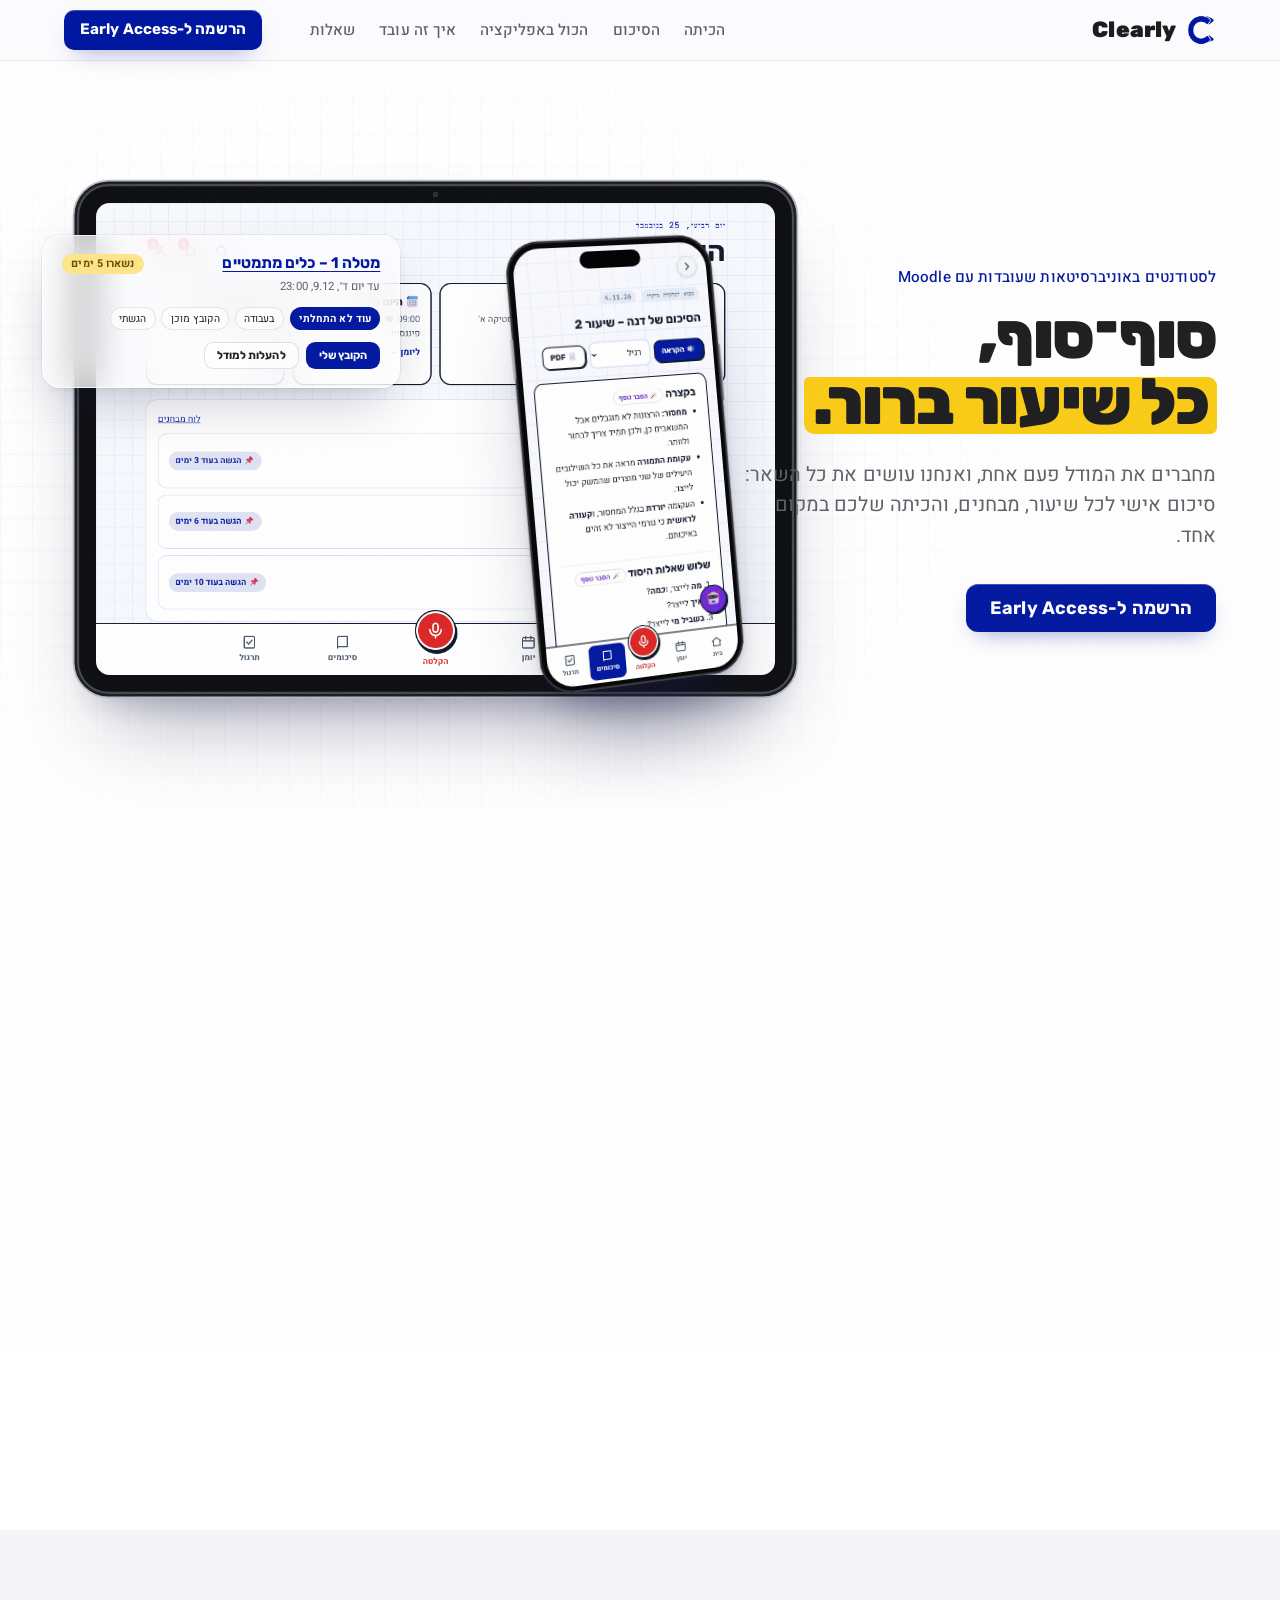
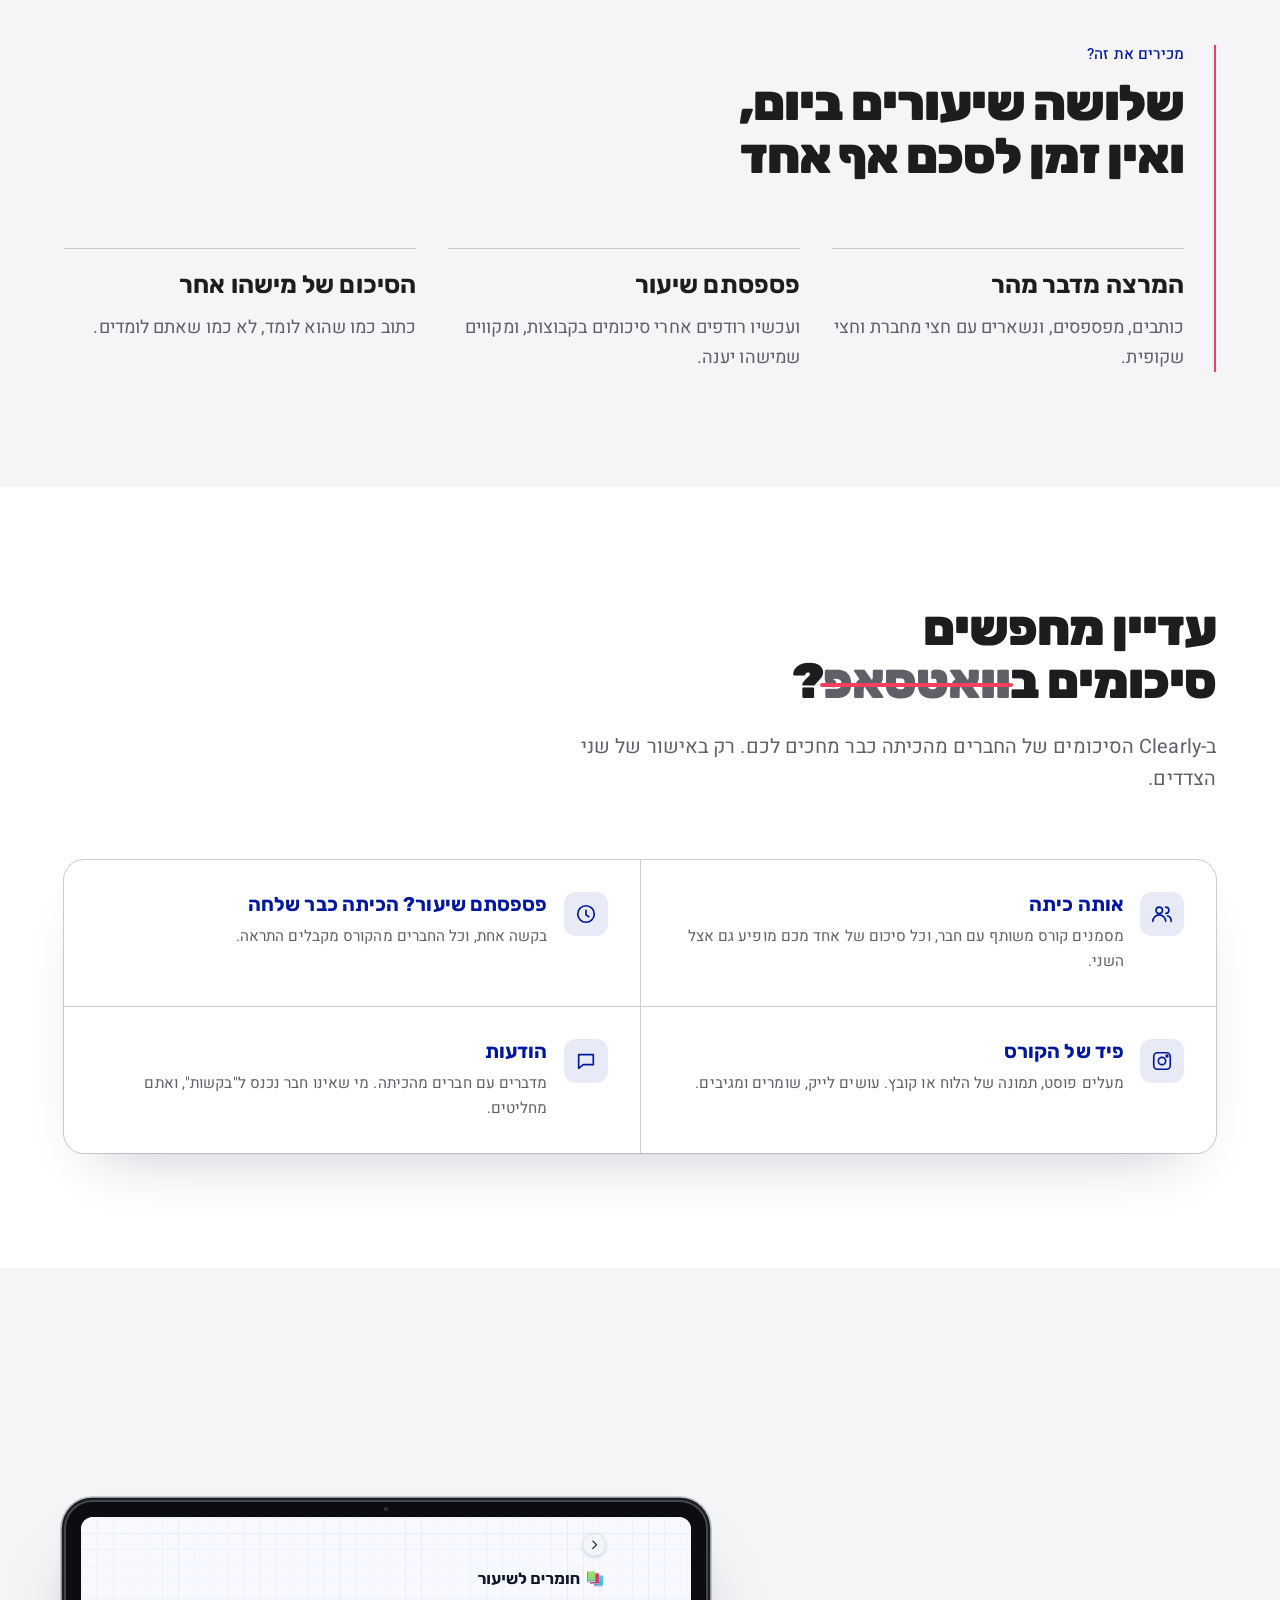
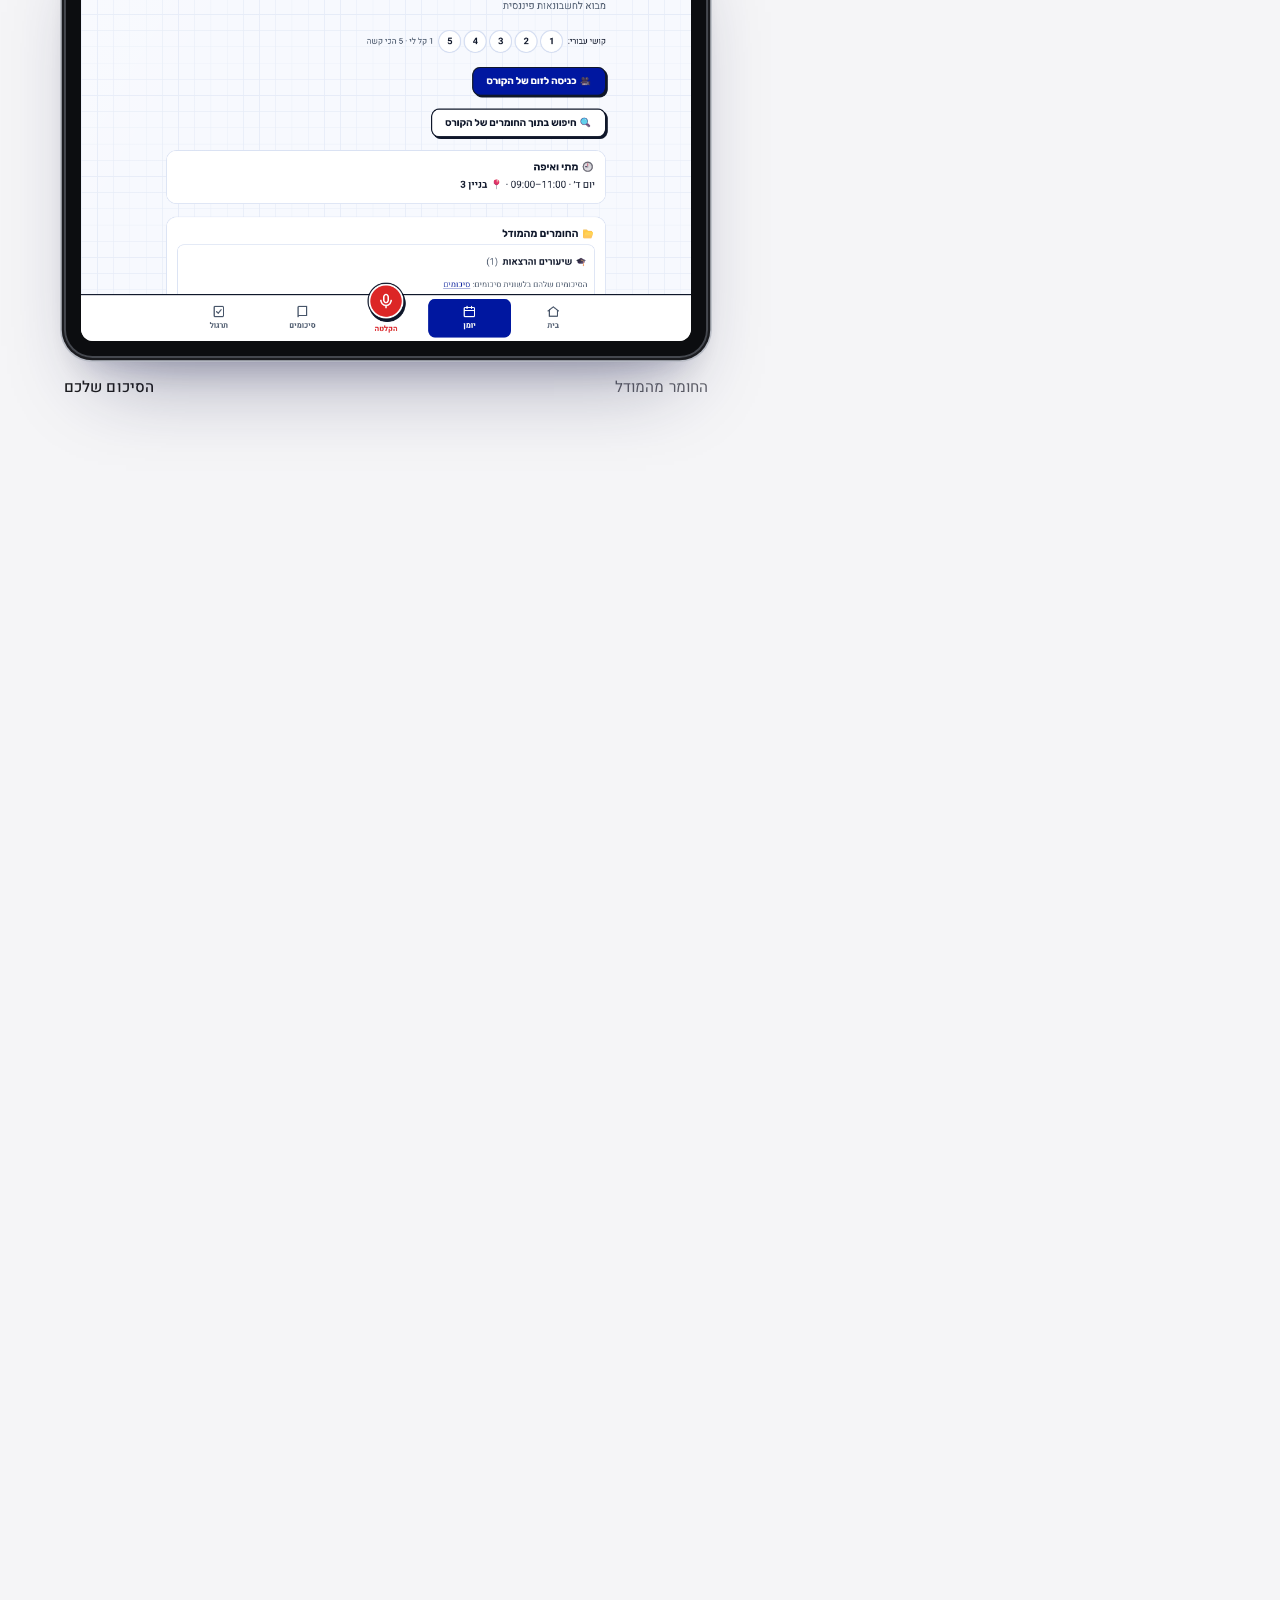
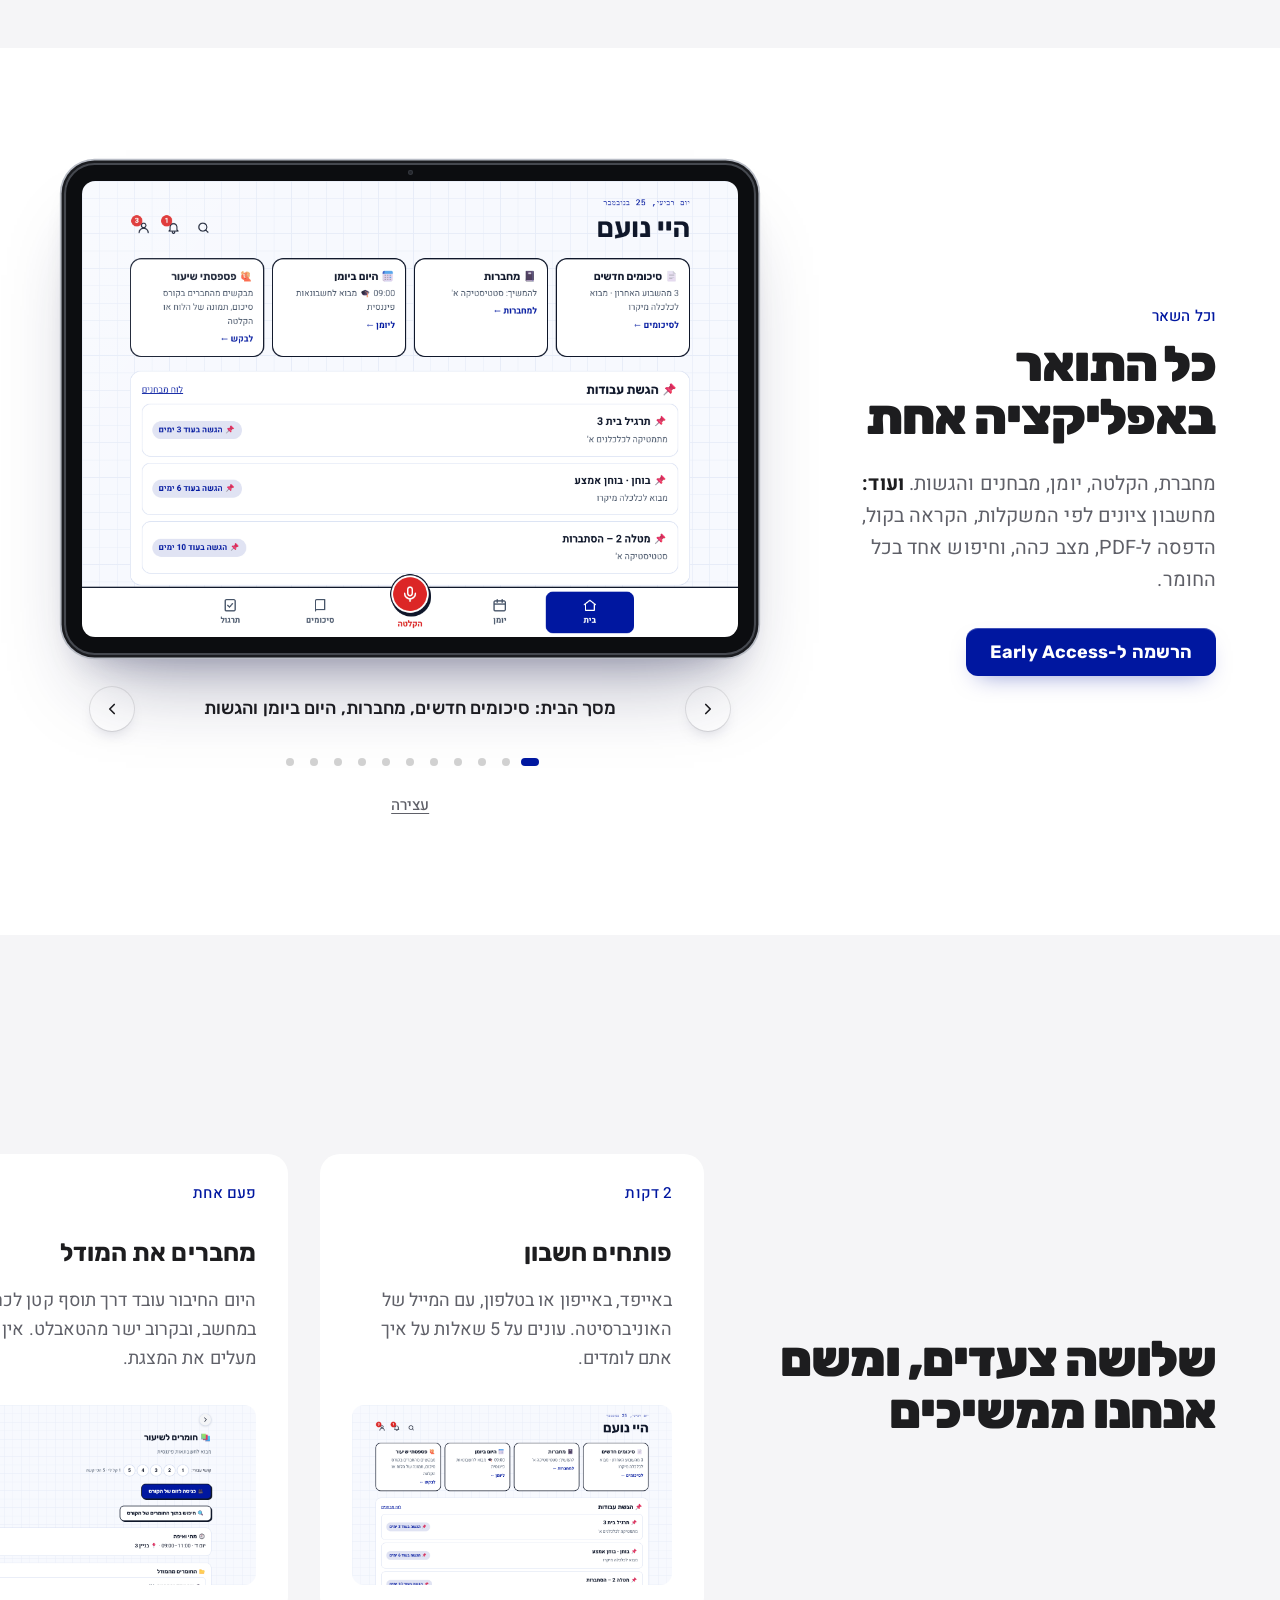
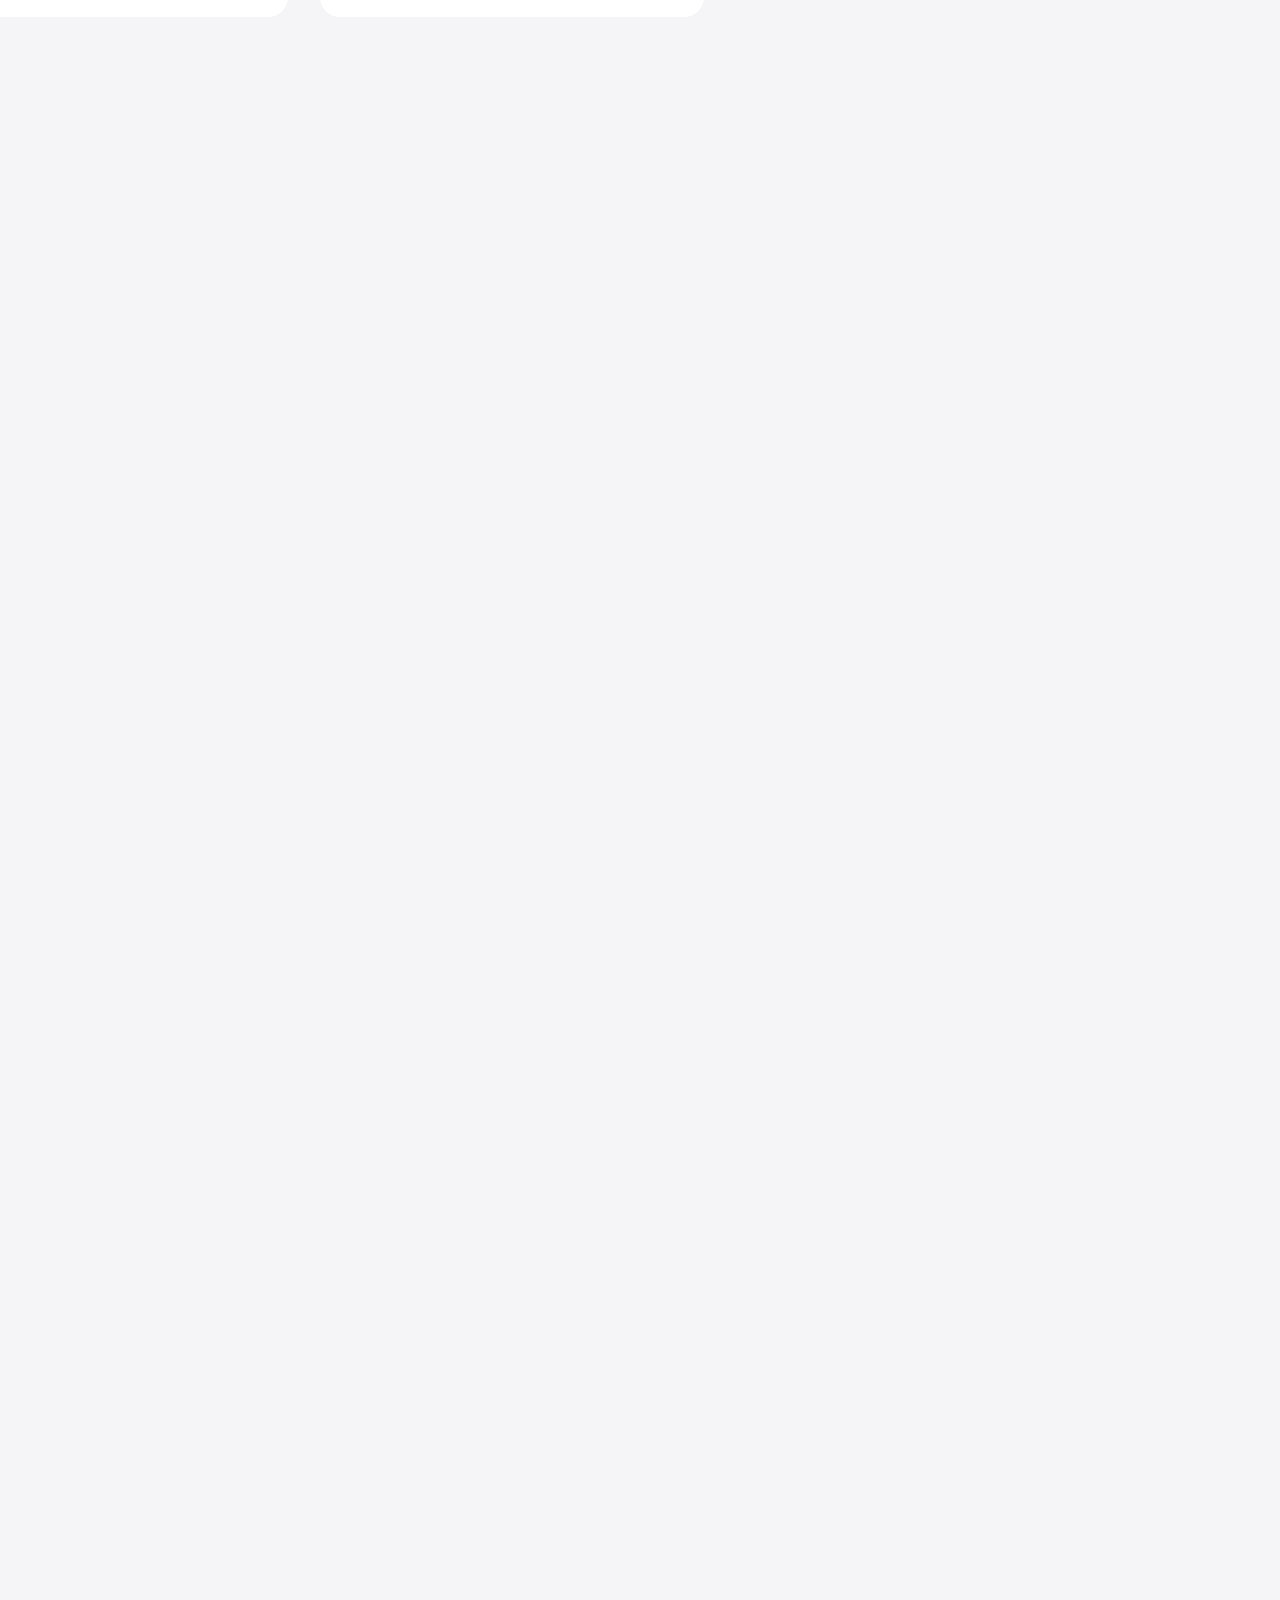
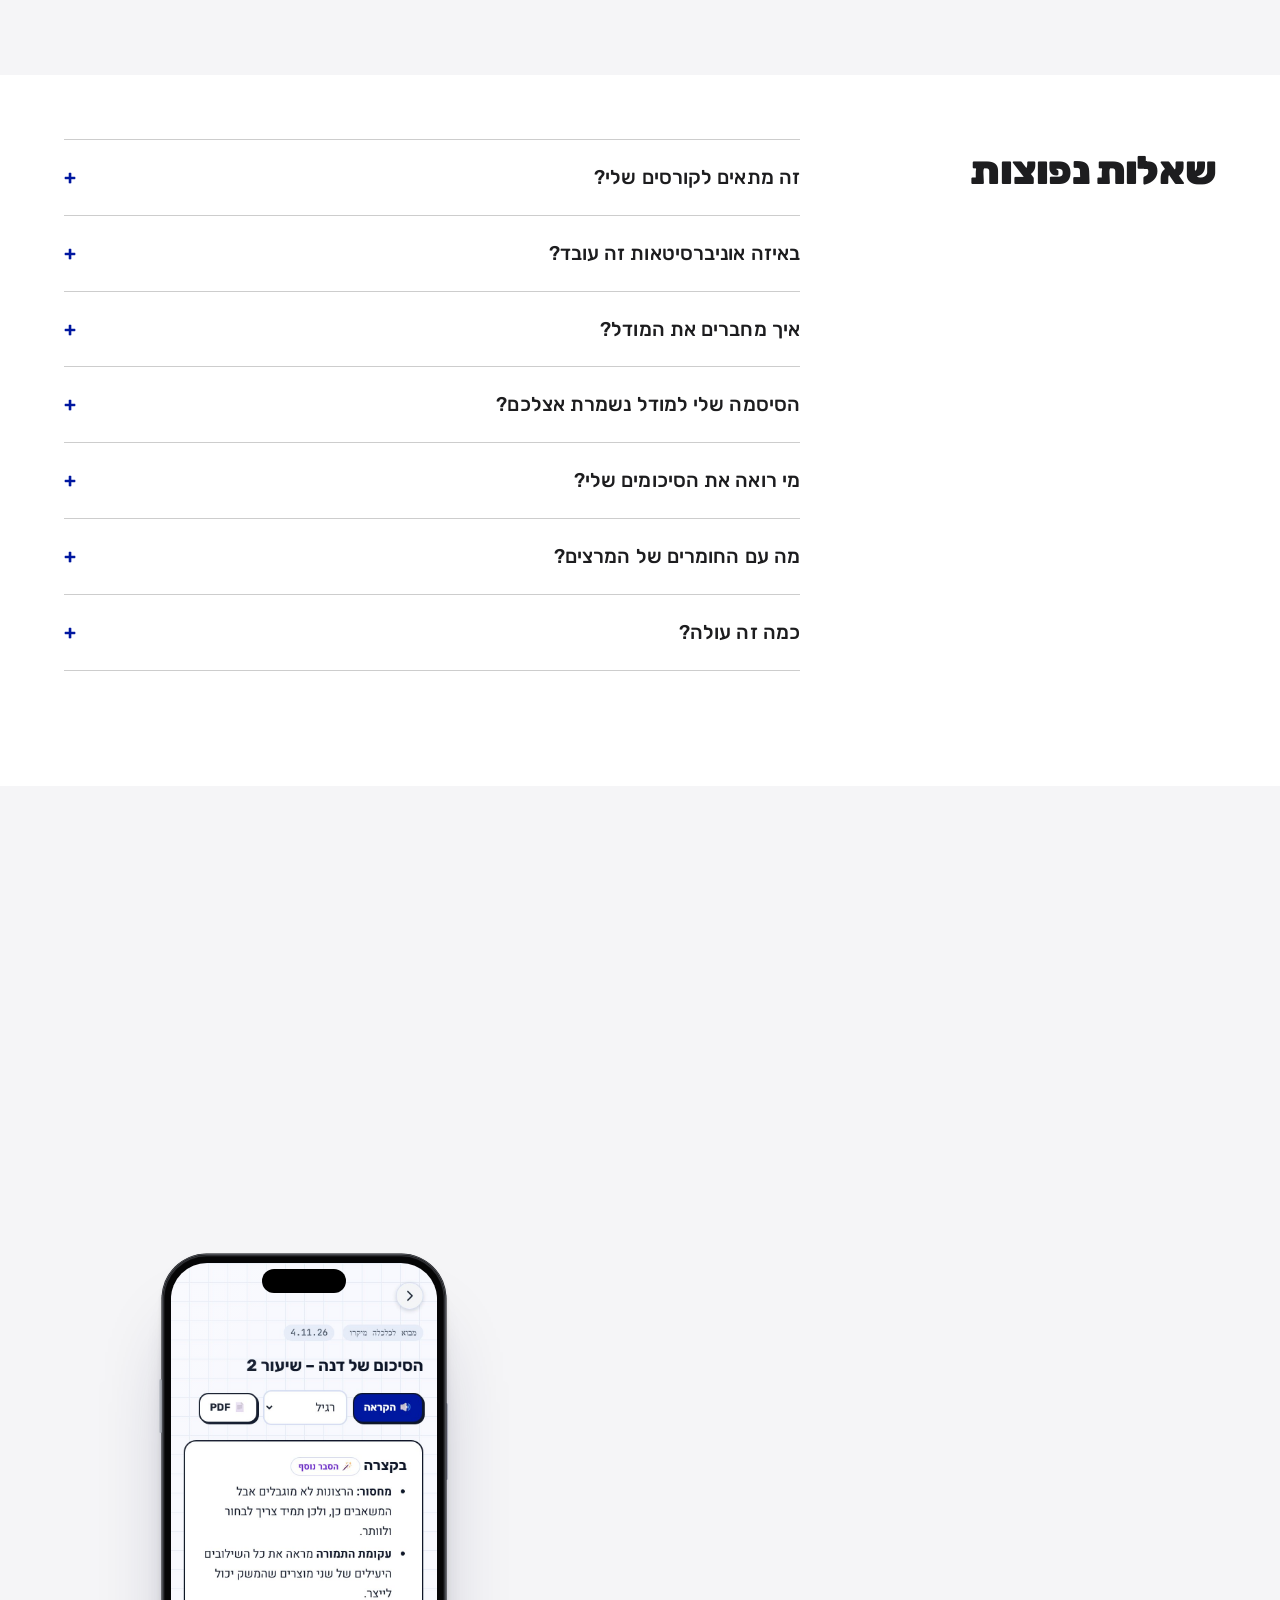
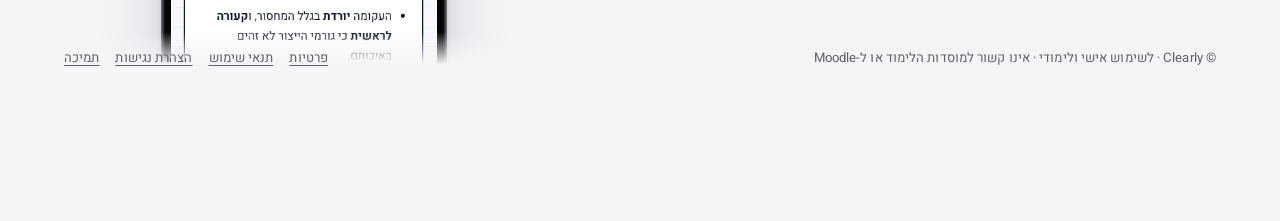
<file: index.html>
<!doctype html>
<html lang="he" dir="rtl">
<head>
  <meta charset="utf-8">
  <meta name="viewport" content="width=device-width, initial-scale=1, viewport-fit=cover">
  <title>Clearly</title>
  <meta name="description" content="Clearly מחבר את המודל ומסכם לבד כל מצגת ושיעור לסיכום אישי, עם מבחן קצר, מערכת שעות, לוח מבחנים והגשות – לסטודנטים באוניברסיטאות בישראל. חינם בתקופת הבדיקות.">
  <link rel="canonical" href="https://clearlyapp.io/welcome/">
  <meta property="og:type" content="website">
  <meta property="og:site_name" content="Clearly">
  <meta property="og:locale" content="he_IL">
  <meta property="og:title" content="Clearly · סוף־סוף, כל שיעור ברור">
  <meta property="og:description" content="Clearly מחבר את המודל ומסכם לבד כל מצגת ושיעור לסיכום אישי, עם מבחן קצר, מערכת שעות, לוח מבחנים והגשות – לסטודנטים באוניברסיטאות בישראל. חינם בתקופת הבדיקות.">
  <meta property="og:image" content="https://clearlyapp.io/icons/og-image.png">
  <meta name="twitter:card" content="summary_large_image">
  <meta name="theme-color" content="#F7F9FE" media="(prefers-color-scheme: light)">
  <meta name="theme-color" content="#0B1120" media="(prefers-color-scheme: dark)">
  <link rel="manifest" href="manifest.webmanifest">
  <link rel="icon" href="favicon.ico" sizes="any">
  <link rel="icon" href="icons/favicon-32.png" type="image/png" sizes="32x32">
  <link rel="apple-touch-icon" href="icons/apple-touch-icon.png">
  <meta name="apple-mobile-web-app-capable" content="yes">
  <meta name="mobile-web-app-capable" content="yes">
  <meta name="apple-mobile-web-app-status-bar-style" content="default">
  <meta name="apple-mobile-web-app-title" content="Clearly">
  <link rel="preconnect" href="https://fonts.googleapis.com">
  <link rel="stylesheet" href="https://fonts.googleapis.com/css2?family=Rubik:wght@500;700;900&family=Heebo:wght@400;500;700&family=JetBrains+Mono:wght@500&display=swap">
  <link rel="stylesheet" href="styles.css">
  <script>
    // מי שלא מחובר/ת רואה את דף הפתיחה (welcome) כדף הראשי.
    // נשארים באפליקציה: אחרי התחברות, מכפתור "לאפליקציה" (?app=1), בקישור ממייל (אימות / איפוס סיסמה),
    // ובקישור ישיר למסך מסוים (כמו #legal-privacy).
    try {
      var loggedIn = !!localStorage.getItem("sikumon-auth");
      var fromLanding = /[?&]app=1/.test(location.search);
      var fromMail = /access_token|error_description|error_code|type=recovery/.test(location.hash) || /[?&](code|token_hash|type|error|error_code|error_description)=/.test(location.search);
      var deepLink = location.hash && location.hash !== "#home";
      if (!loggedIn && !fromLanding && !fromMail && !deepLink) location.replace("welcome/");
    } catch (e) { /* בלי גישה לאחסון – נשארים באפליקציה */ }
  </script>
</head>
<body>
  <nav aria-label="דילוג"><a class="skip-link" href="#" onclick="event.preventDefault(); document.getElementById('view').focus();">דילוג לתוכן</a></nav>
  <div class="app">
    <aside class="side" aria-label="ניווט ראשי">
      <a class="brand" href="#home">
        <img src="icons/logo-mark.png" alt="" width="32" height="32">
        <span>Clearly</span>
      </a>
      <nav class="tabs" id="tabs" aria-label="ניווט ראשי"></nav>
      <p class="beta">גרסת בדיקה</p>
    </aside>
    <main id="view" tabindex="-1"></main>
  </div>
  <div class="toast" id="toast" role="status" aria-live="polite" hidden></div>
  <script type="module" src="app.js"></script>
  <script type="module" src="track.js"></script>
</body>
</html>
</file>
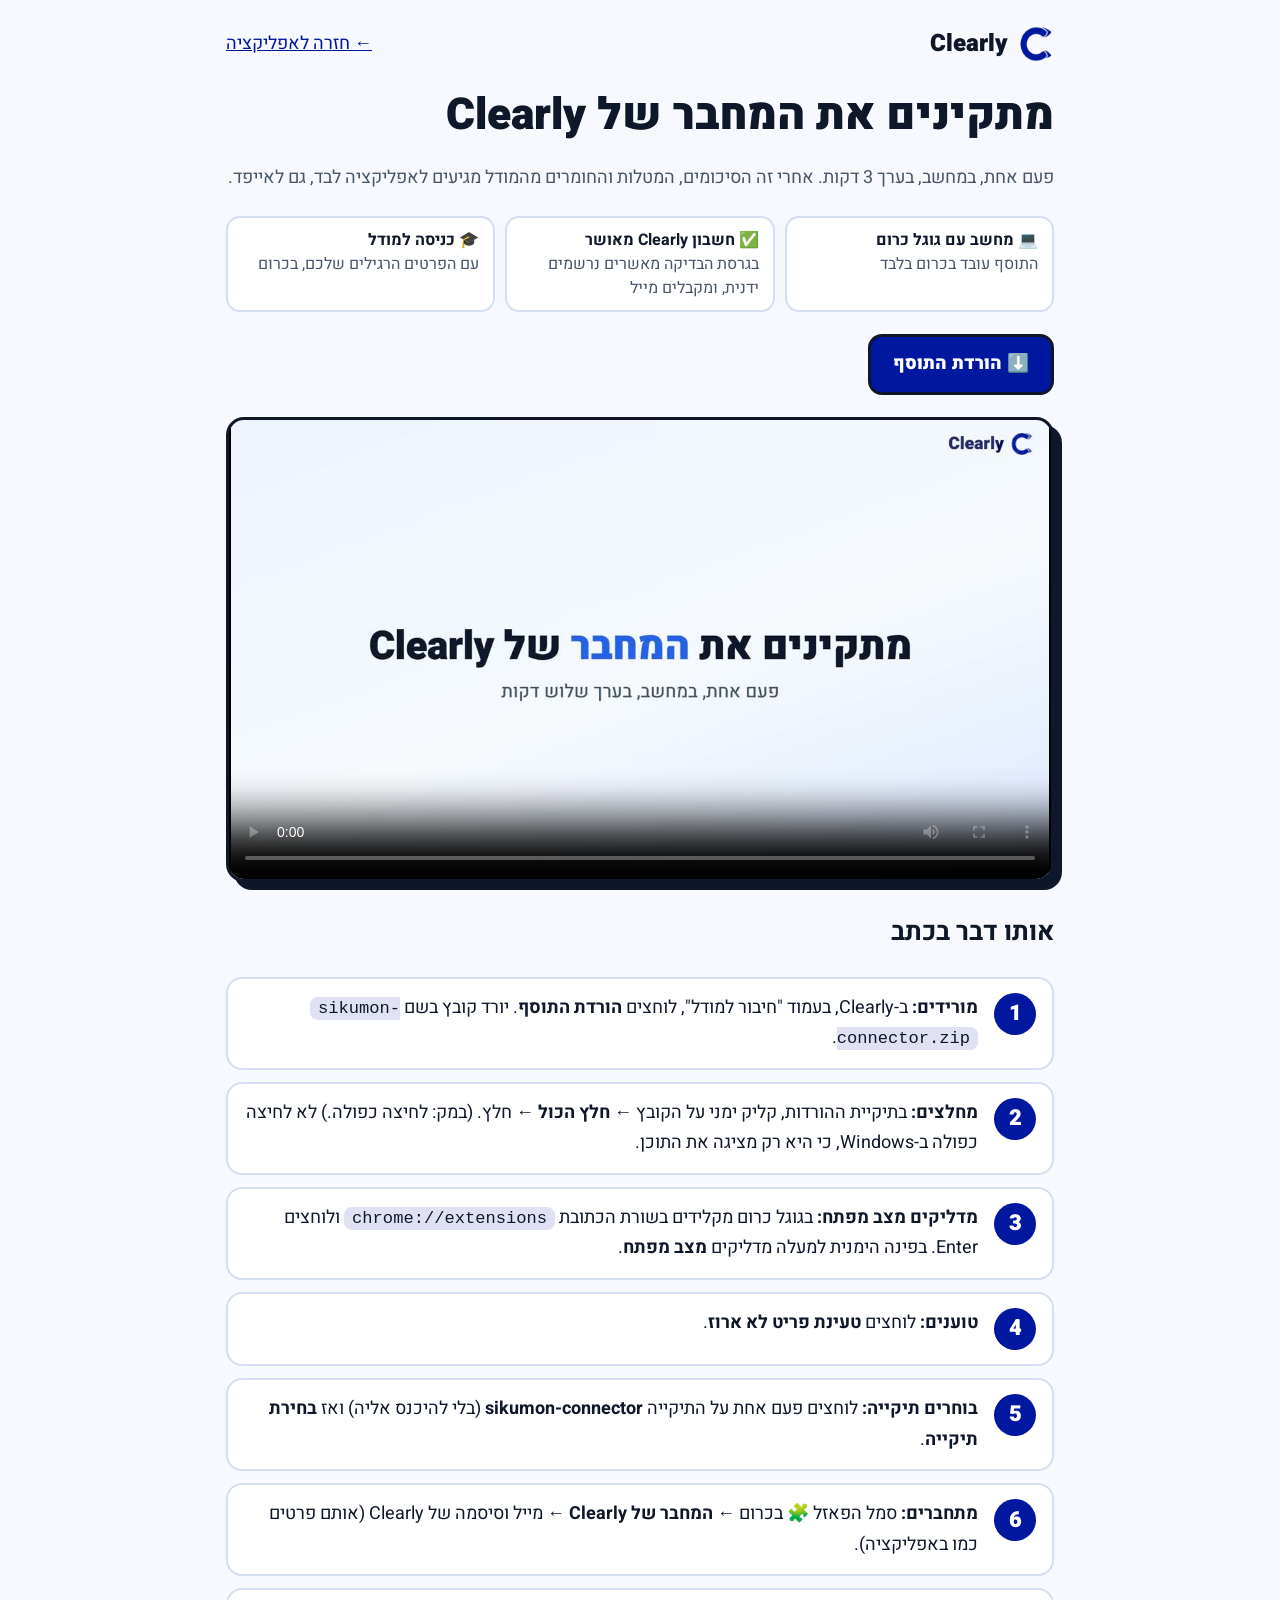
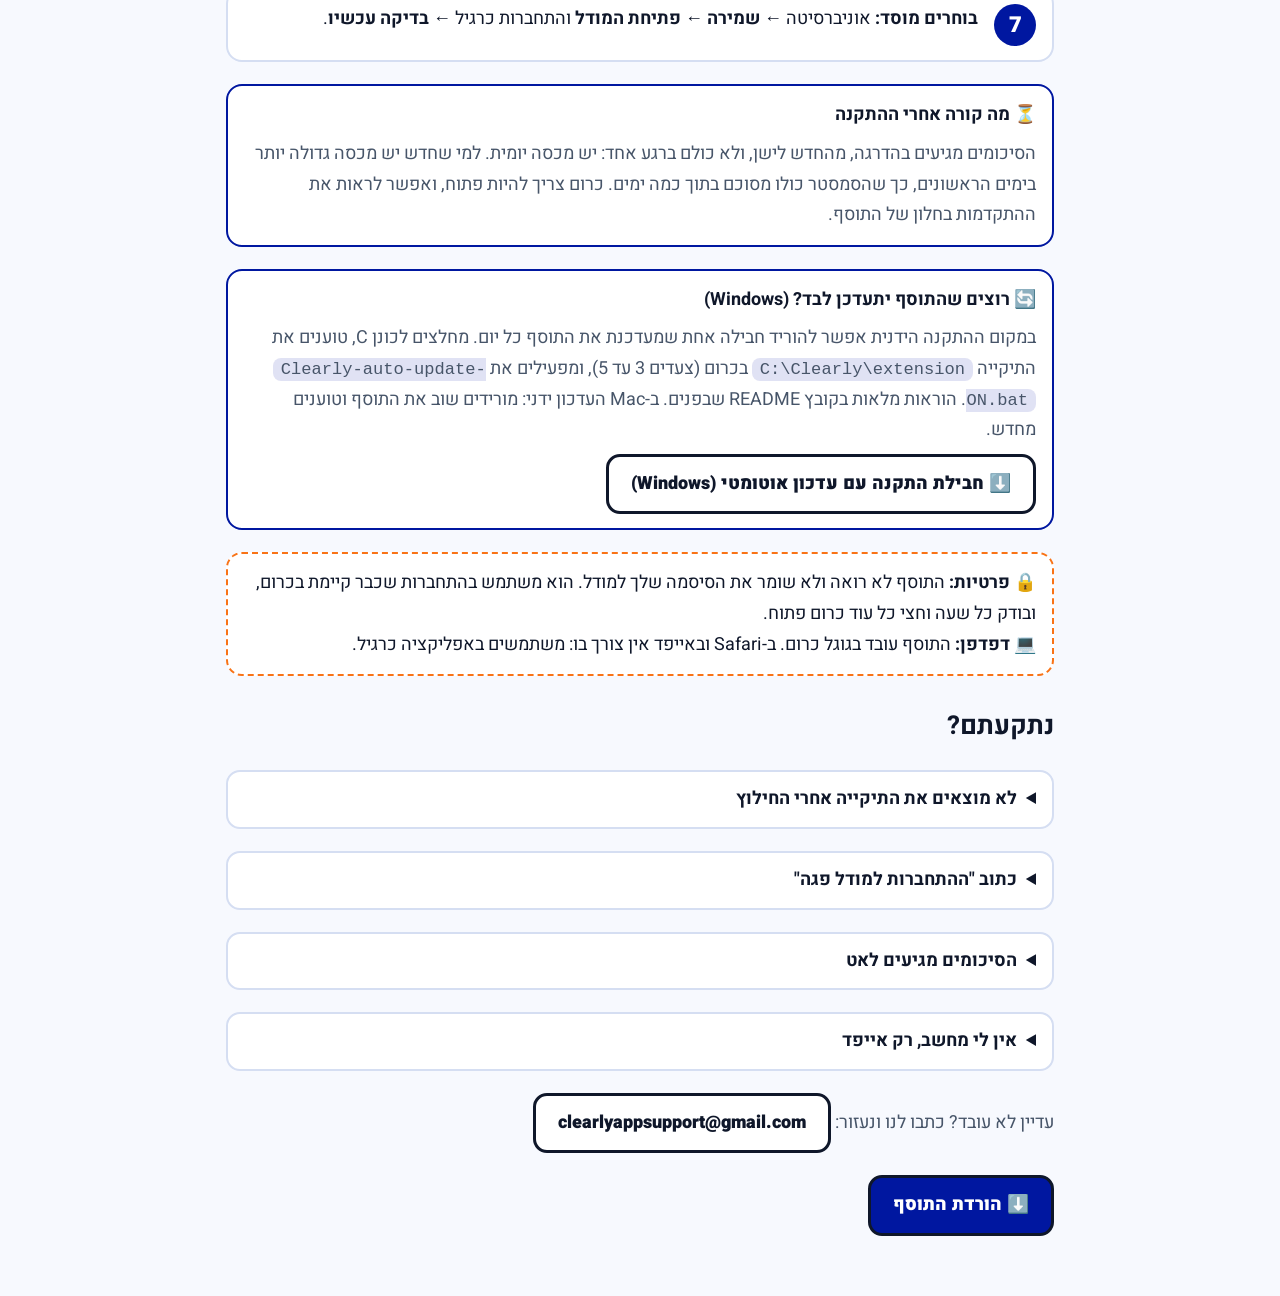
<file: guide/index.html>
<!doctype html>
<html lang="he" dir="rtl">
<head>
<meta charset="utf-8">
<meta name="viewport" content="width=device-width, initial-scale=1">
<title>התקנת המחבר של Clearly · מדריך קליל</title>
<meta name="description" content="מדריך קצר בסרטון ובשבעה צעדים להתקנת המחבר של Clearly, התוסף שמביא את הסיכומים, המטלות והחומרים מהמודל.">
<link rel="icon" href="../favicon.ico" sizes="any">
<link rel="stylesheet" href="https://fonts.googleapis.com/css2?family=Heebo:wght@400;500;700;900&display=optional">
<style>
  :root { --bg: #F7F9FE; --card: #fff; --ink: #0F172A; --soft: #475569; --blue: #0017A0; --line: #D5DEF2; --accent: #F97316; }
  @media (prefers-color-scheme: dark) { :root:not([data-theme="light"]) { --bg: #0B1020; --card: #131A30; --ink: #EAF0FF; --soft: #A9B6D6; --blue: #6EA0FF; --line: #2A3558; } }
  * { box-sizing: border-box; }
  body { margin: 0; background: var(--bg); color: var(--ink); font: 18px/1.7 Heebo, "Segoe UI", Arial, sans-serif; }
  .skip { position: absolute; inset-inline-start: 8px; top: -60px; background: var(--blue); color: #fff; padding: 10px 16px; border-radius: 10px; z-index: 5; }
  .skip:focus { top: 8px; }
  main { max-width: 860px; margin: 0 auto; padding: 24px 16px 60px; display: grid; gap: 22px; }
  .top { display: flex; align-items: center; justify-content: space-between; gap: 12px; }
  .brand { display: flex; align-items: center; gap: 10px; font-weight: 900; font-size: 24px; color: var(--ink); text-decoration: none; }
  .brand img { width: 36px; height: 36px; }
  h1 { font-size: clamp(30px, 6vw, 44px); line-height: 1.15; margin: 4px 0 0; font-weight: 900; }
  p { margin: 0; color: var(--soft); }
  video { width: 100%; aspect-ratio: 16 / 9; display: block; border-radius: 18px; border: 3px solid var(--ink); background: #000; box-shadow: 8px 8px 0 var(--ink); }
  ol { list-style: none; counter-reset: s; margin: 0; padding: 0; display: grid; gap: 12px; }
  ol li { counter-increment: s; background: var(--card); border: 2px solid var(--line); border-radius: 16px; padding: 14px 16px 14px 14px; display: grid; grid-template-columns: 46px 1fr; gap: 12px; align-items: start; }
  ol li::before { content: counter(s); background: var(--blue); color: #fff; font-weight: 900; font-size: 22px; width: 42px; height: 42px; border-radius: 50%; display: grid; place-items: center; }
  ol b { color: var(--ink); }
  kbd, code { background: color-mix(in srgb, var(--blue) 12%, transparent); padding: 2px 8px; border-radius: 8px; direction: ltr; unicode-bidi: embed; font-family: Consolas, monospace; font-size: .95em; }
  .tip { background: var(--card); border: 2px solid var(--blue); border-radius: 16px; padding: 14px 16px; display: grid; gap: 8px; }
  .need { display: grid; grid-template-columns: repeat(auto-fit, minmax(220px, 1fr)); gap: 10px; margin: 0; padding: 0; list-style: none; }
  .need li { background: var(--card); border: 2px solid var(--line); border-radius: 14px; padding: 10px 14px; color: var(--soft); font-size: 16px; line-height: 1.5; }
  .need b { color: var(--ink); display: block; }
  details { background: var(--card); border: 2px solid var(--line); border-radius: 14px; padding: 12px 16px; }
  summary { cursor: pointer; font-weight: 700; color: var(--ink); }
  details p { margin-top: 8px; font-size: 17px; }
  .btn.alt { background: var(--card); color: var(--ink); }
  .note { background: var(--card); border: 2px dashed var(--accent); border-radius: 16px; padding: 14px 16px; }
  .btn { display: inline-block; background: var(--blue); color: #fff; font-weight: 900; padding: 12px 22px; border-radius: 14px; text-decoration: none; border: 3px solid var(--ink); }
  a { color: var(--blue); }
  a:focus-visible, .btn:focus-visible, video:focus-visible { outline: 4px solid var(--accent); outline-offset: 3px; }
</style>
</head>
<body>
<a class="skip" href="#main">דילוג לתוכן</a>
<main id="main">
  <div class="top">
    <a class="brand" href="../"><img src="../icons/logo-mark.png" alt="" width="36" height="36">Clearly</a>
    <a href="../?app=1#summaries">← חזרה לאפליקציה</a>
  </div>
  <h1>מתקינים את המחבר של Clearly</h1>
  <p>פעם אחת, במחשב, בערך 3 דקות. אחרי זה הסיכומים, המטלות והחומרים מהמודל מגיעים לאפליקציה לבד, גם לאייפד.</p>
  <ul class="need" aria-label="מה צריך לפני שמתחילים">
    <li><b>💻 מחשב עם גוגל כרום</b>התוסף עובד בכרום בלבד</li>
    <li><b>✅ חשבון Clearly מאושר</b>בגרסת הבדיקה מאשרים נרשמים ידנית, ומקבלים מייל</li>
    <li><b>🎓 כניסה למודל</b>עם הפרטים הרגילים שלכם, בכרום</li>
  </ul>

  <p><a class="btn" href="../extension/sikumon-connector.zip" download>⬇️ הורדת התוסף</a></p>

  <video controls preload="metadata" poster="poster.jpg" aria-label="סרטון הדרכה להתקנת המחבר של Clearly">
    <source src="install-guide.mp4" type="video/mp4">
    הדפדפן שלך לא מציג סרטונים. הצעדים כתובים למטה.
  </video>

  <h2 style="margin:6px 0 0;font-size:26px">אותו דבר בכתב</h2>
  <ol>
    <li><div><b>מורידים:</b> ב-Clearly, בעמוד "חיבור למודל", לוחצים <b>הורדת התוסף</b>. יורד קובץ בשם <code>sikumon-connector.zip</code>.</div></li>
    <li><div><b>מחלצים:</b> בתיקיית ההורדות, קליק ימני על הקובץ ← <b>חלץ הכול</b> ← חלץ. (במק: לחיצה כפולה.) לא לחיצה כפולה ב-Windows, כי היא רק מציגה את התוכן.</div></li>
    <li><div><b>מדליקים מצב מפתח:</b> בגוגל כרום מקלידים בשורת הכתובת <code>chrome://extensions</code> ולוחצים Enter. בפינה הימנית למעלה מדליקים <b>מצב מפתח</b>.</div></li>
    <li><div><b>טוענים:</b> לוחצים <b>טעינת פריט לא ארוז</b>.</div></li>
    <li><div><b>בוחרים תיקייה:</b> לוחצים פעם אחת על התיקייה <b>sikumon-connector</b> (בלי להיכנס אליה) ואז <b>בחירת תיקייה</b>.</div></li>
    <li><div><b>מתחברים:</b> סמל הפאזל 🧩 בכרום ← <b>המחבר של Clearly</b> ← מייל וסיסמה של Clearly (אותם פרטים כמו באפליקציה).</div></li>
    <li><div><b>בוחרים מוסד:</b> אוניברסיטה ← <b>שמירה</b> ← <b>פתיחת המודל</b> והתחברות כרגיל ← <b>בדיקה עכשיו</b>.</div></li>
  </ol>

  <div class="tip">
    <b>⏳ מה קורה אחרי ההתקנה</b>
    <p>הסיכומים מגיעים בהדרגה, מהחדש לישן, ולא כולם ברגע אחד: יש מכסה יומית. למי שחדש יש מכסה גדולה יותר בימים הראשונים, כך שהסמסטר כולו מסוכם בתוך כמה ימים. כרום צריך להיות פתוח, ואפשר לראות את ההתקדמות בחלון של התוסף.</p>
  </div>

  <div class="tip">
    <b>🔄 רוצים שהתוסף יתעדכן לבד? (Windows)</b>
    <p>במקום ההתקנה הידנית אפשר להוריד חבילה אחת שמעדכנת את התוסף כל יום. מחלצים לכונן C, טוענים את התיקייה <code>C:\Clearly\extension</code> בכרום (צעדים 3 עד 5), ומפעילים את <code>Clearly-auto-update-ON.bat</code>. הוראות מלאות בקובץ README שבפנים. ב-Mac העדכון ידני: מורידים שוב את התוסף וטוענים מחדש.</p>
    <p><a class="btn alt" href="../installer/Clearly-setup.zip" download>⬇️ חבילת התקנה עם עדכון אוטומטי (Windows)</a></p>
  </div>

  <div class="note">
    <b>🔒 פרטיות:</b> התוסף לא רואה ולא שומר את הסיסמה שלך למודל. הוא משתמש בהתחברות שכבר קיימת בכרום, ובודק כל שעה וחצי כל עוד כרום פתוח.<br>
    <b>💻 דפדפן:</b> התוסף עובד בגוגל כרום. ב-Safari ובאייפד אין צורך בו: משתמשים באפליקציה כרגיל.
  </div>

  <h2 style="margin:6px 0 0;font-size:26px">נתקעתם?</h2>
  <details><summary>לא מוצאים את התיקייה אחרי החילוץ</summary><p>בחלון "בחירת תיקייה" נכנסים לתיקיית ההורדות ולוחצים פעם אחת על התיקייה <b>sikumon-connector</b> (לא על הקובץ ה-zip). אם אין תיקייה, החילוץ לא בוצע: קליק ימני על הקובץ ← חלץ הכול.</p></details>
  <details><summary>כתוב "ההתחברות למודל פגה"</summary><p>זה קורה אחרי כמה ימים. לוחצים <b>פתיחת המודל</b>, מתחברים כרגיל, וחוזרים ללחוץ <b>בדיקה עכשיו</b>.</p></details>
  <details><summary>הסיכומים מגיעים לאט</summary><p>זה לפי המכסה היומית, ורק כשכרום פתוח. אפשר ללחוץ <b>בדיקה עכשיו</b> בחלון של התוסף כדי להמשיך מיד.</p></details>
  <details><summary>אין לי מחשב, רק אייפד</summary><p>התוסף עובד בכרום במחשב בלבד. באייפד משתמשים באפליקציה כרגיל, ואפשר להעלות מצגת ידנית.</p></details>
  <p>עדיין לא עובד? כתבו לנו ונעזור: <a class="btn alt" href="mailto:clearlyappsupport@gmail.com">clearlyappsupport@gmail.com</a></p>
  <p><a class="btn" href="../extension/sikumon-connector.zip" download>⬇️ הורדת התוסף</a></p>
</main>
</body>
</html>
</file>
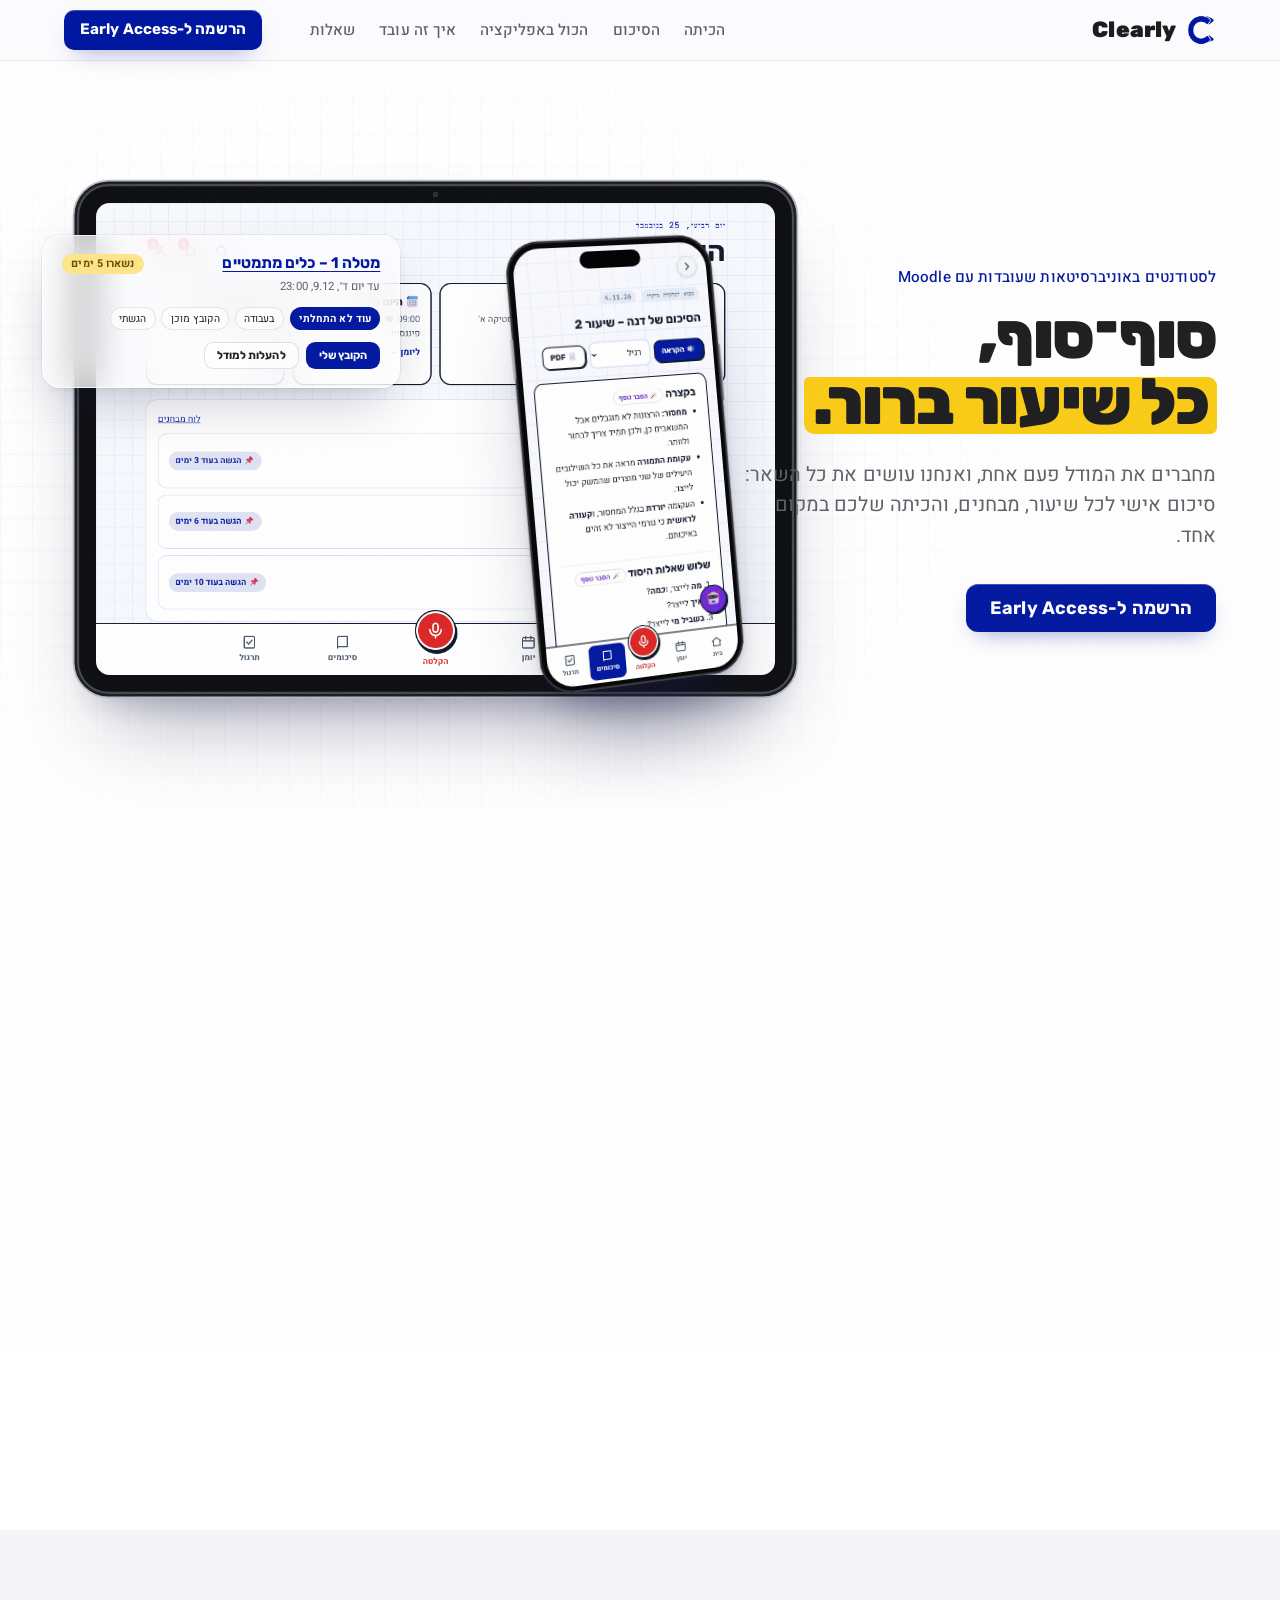
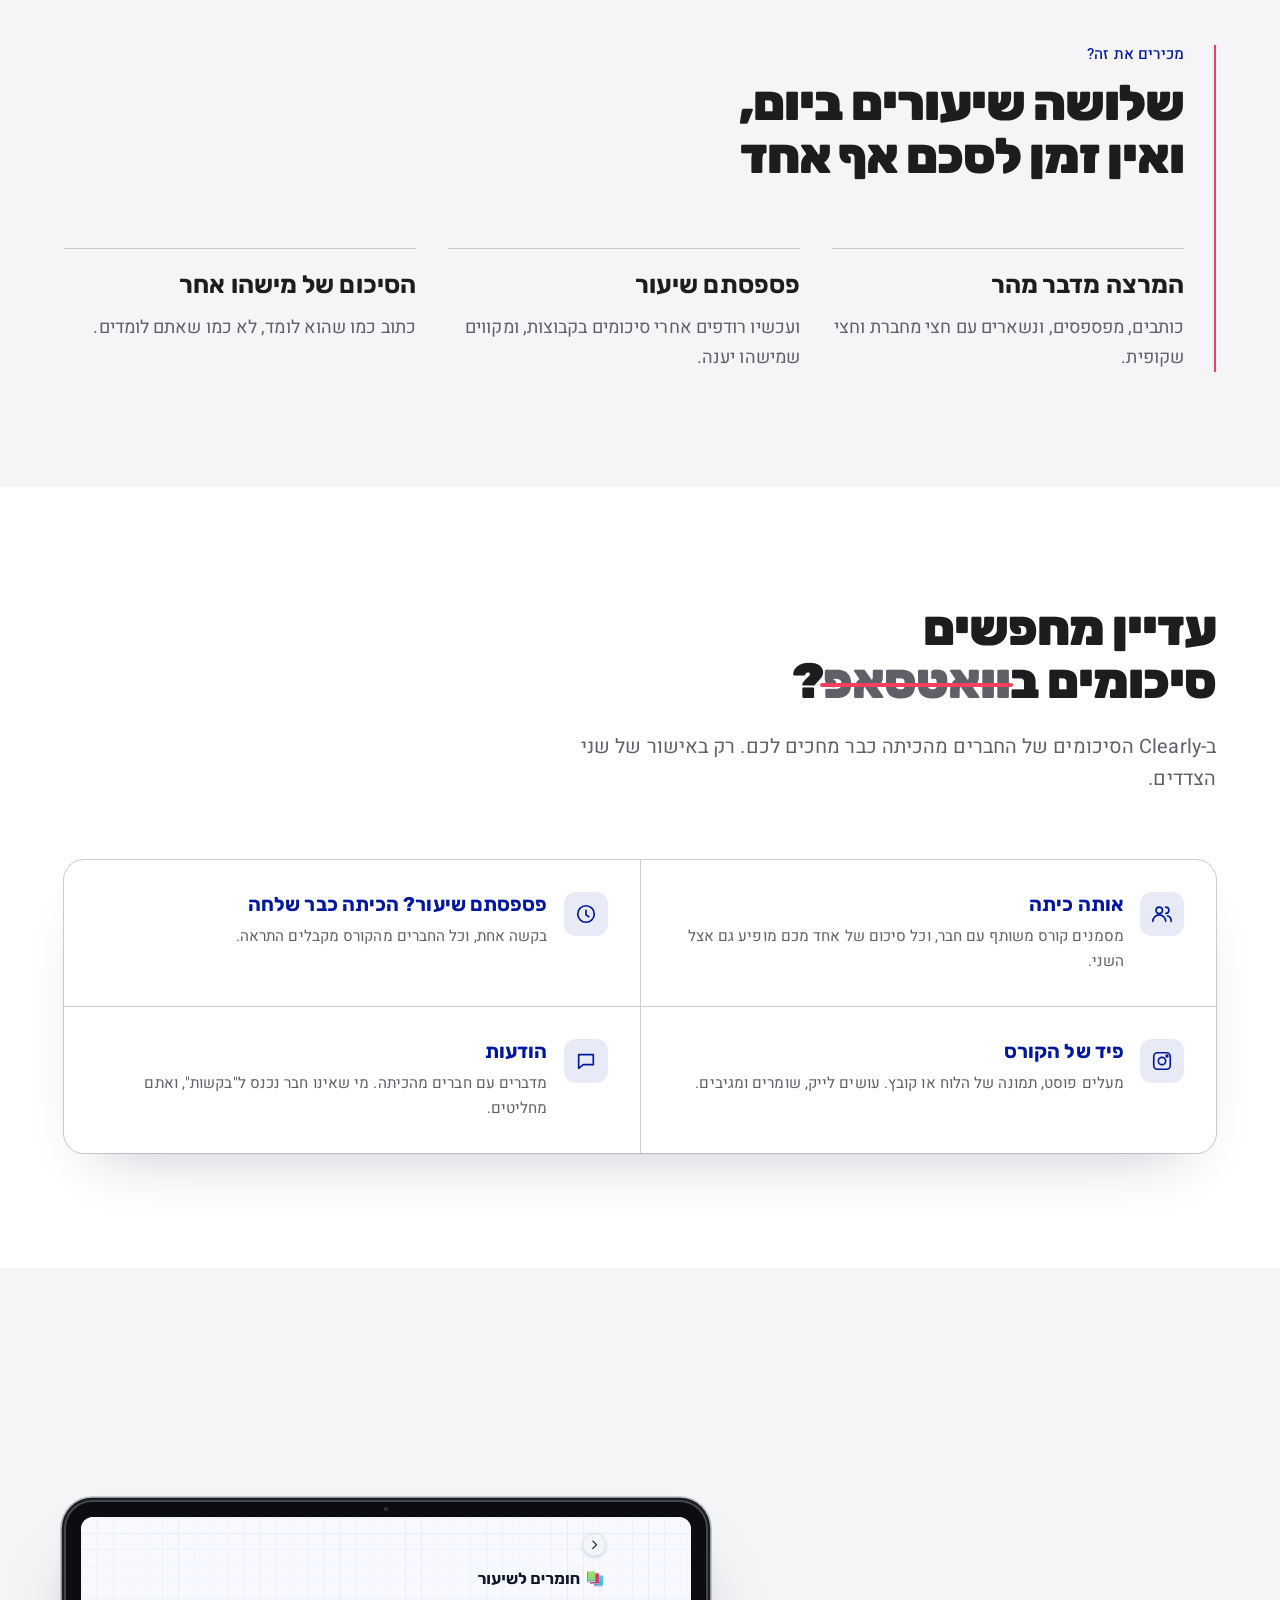
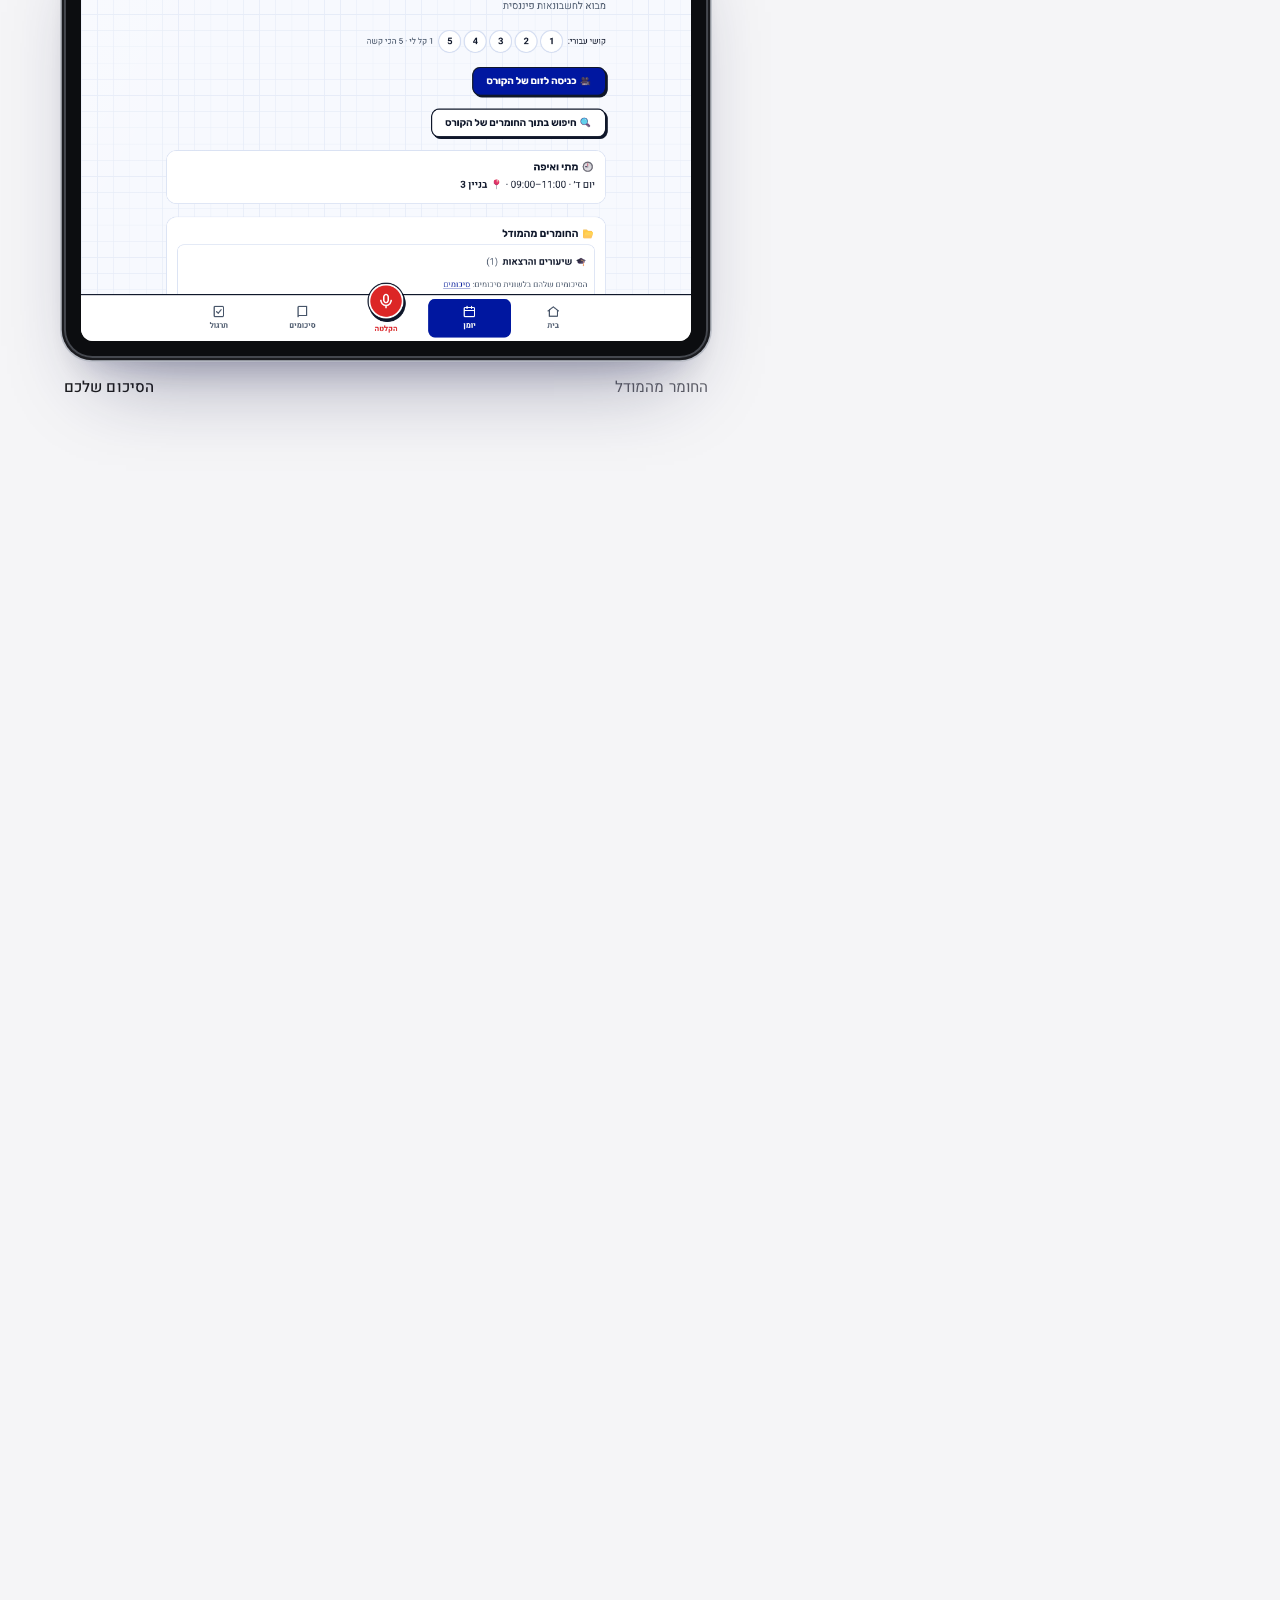
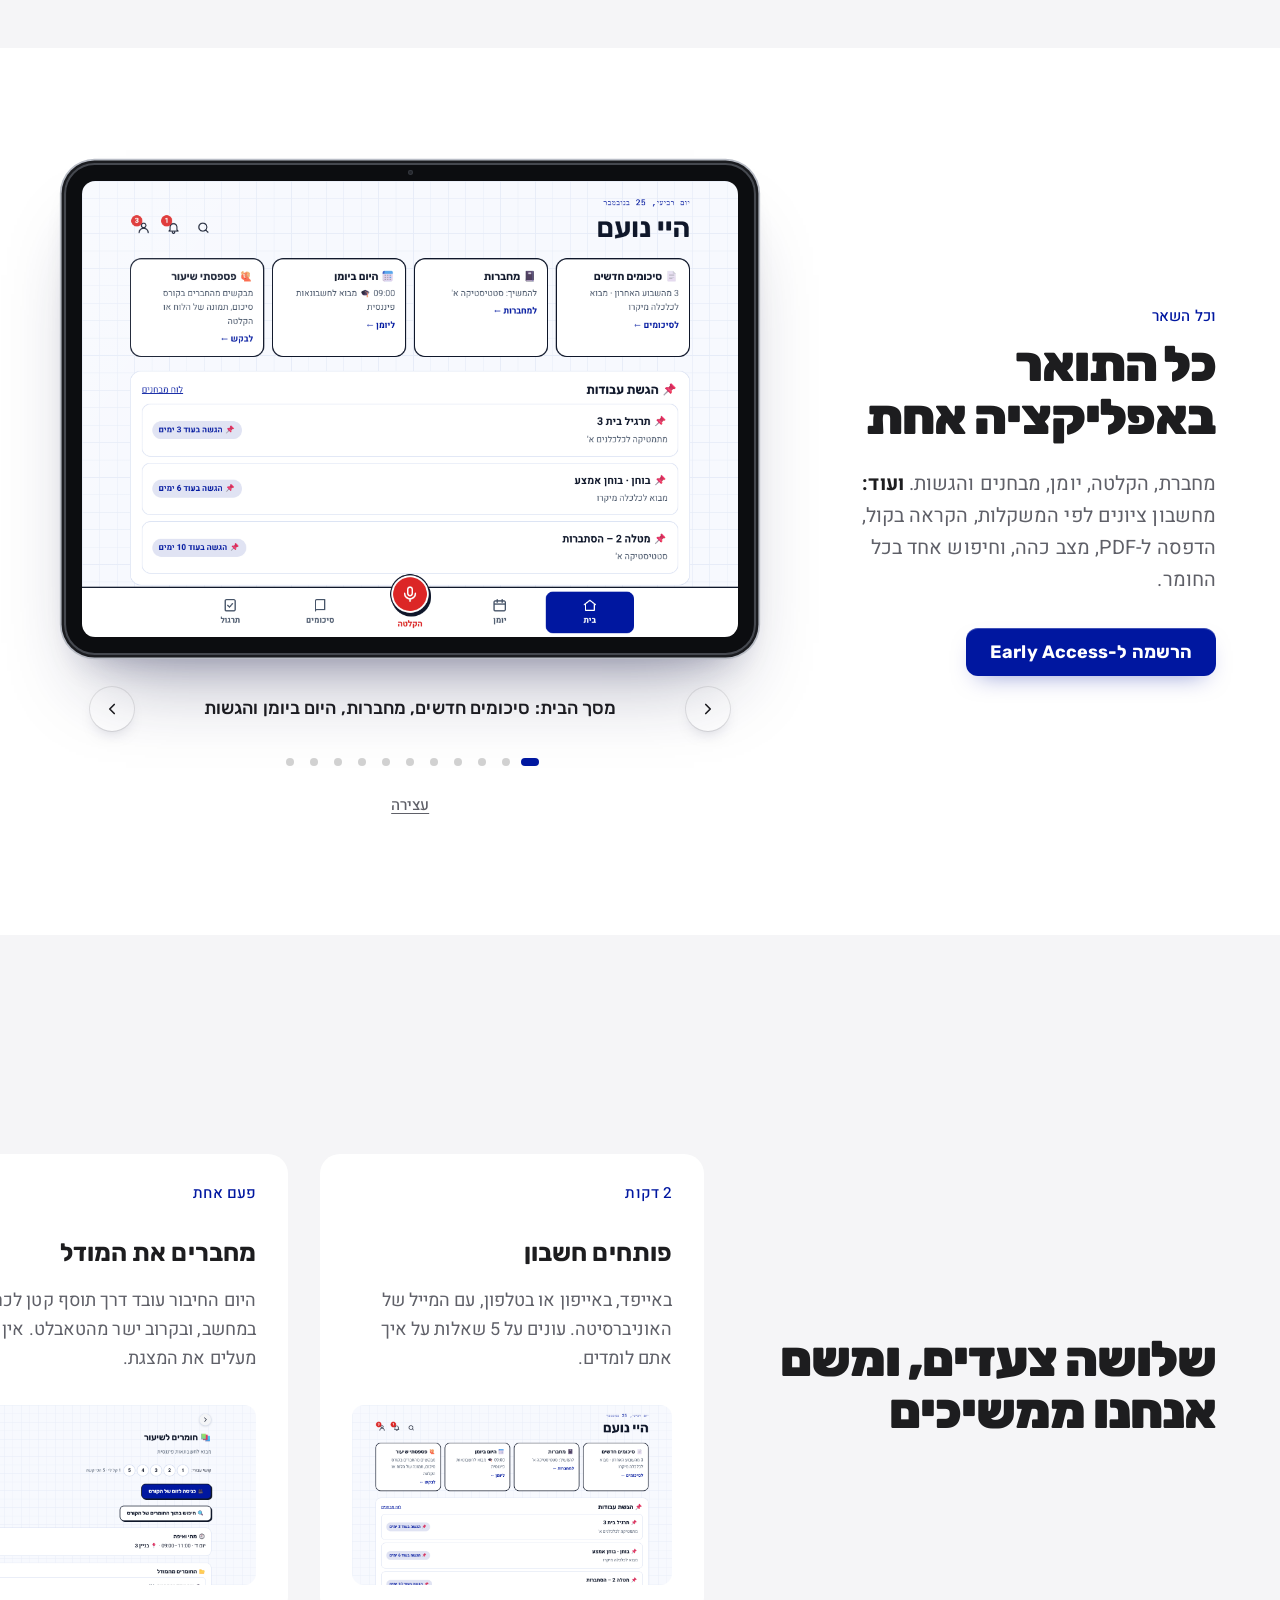
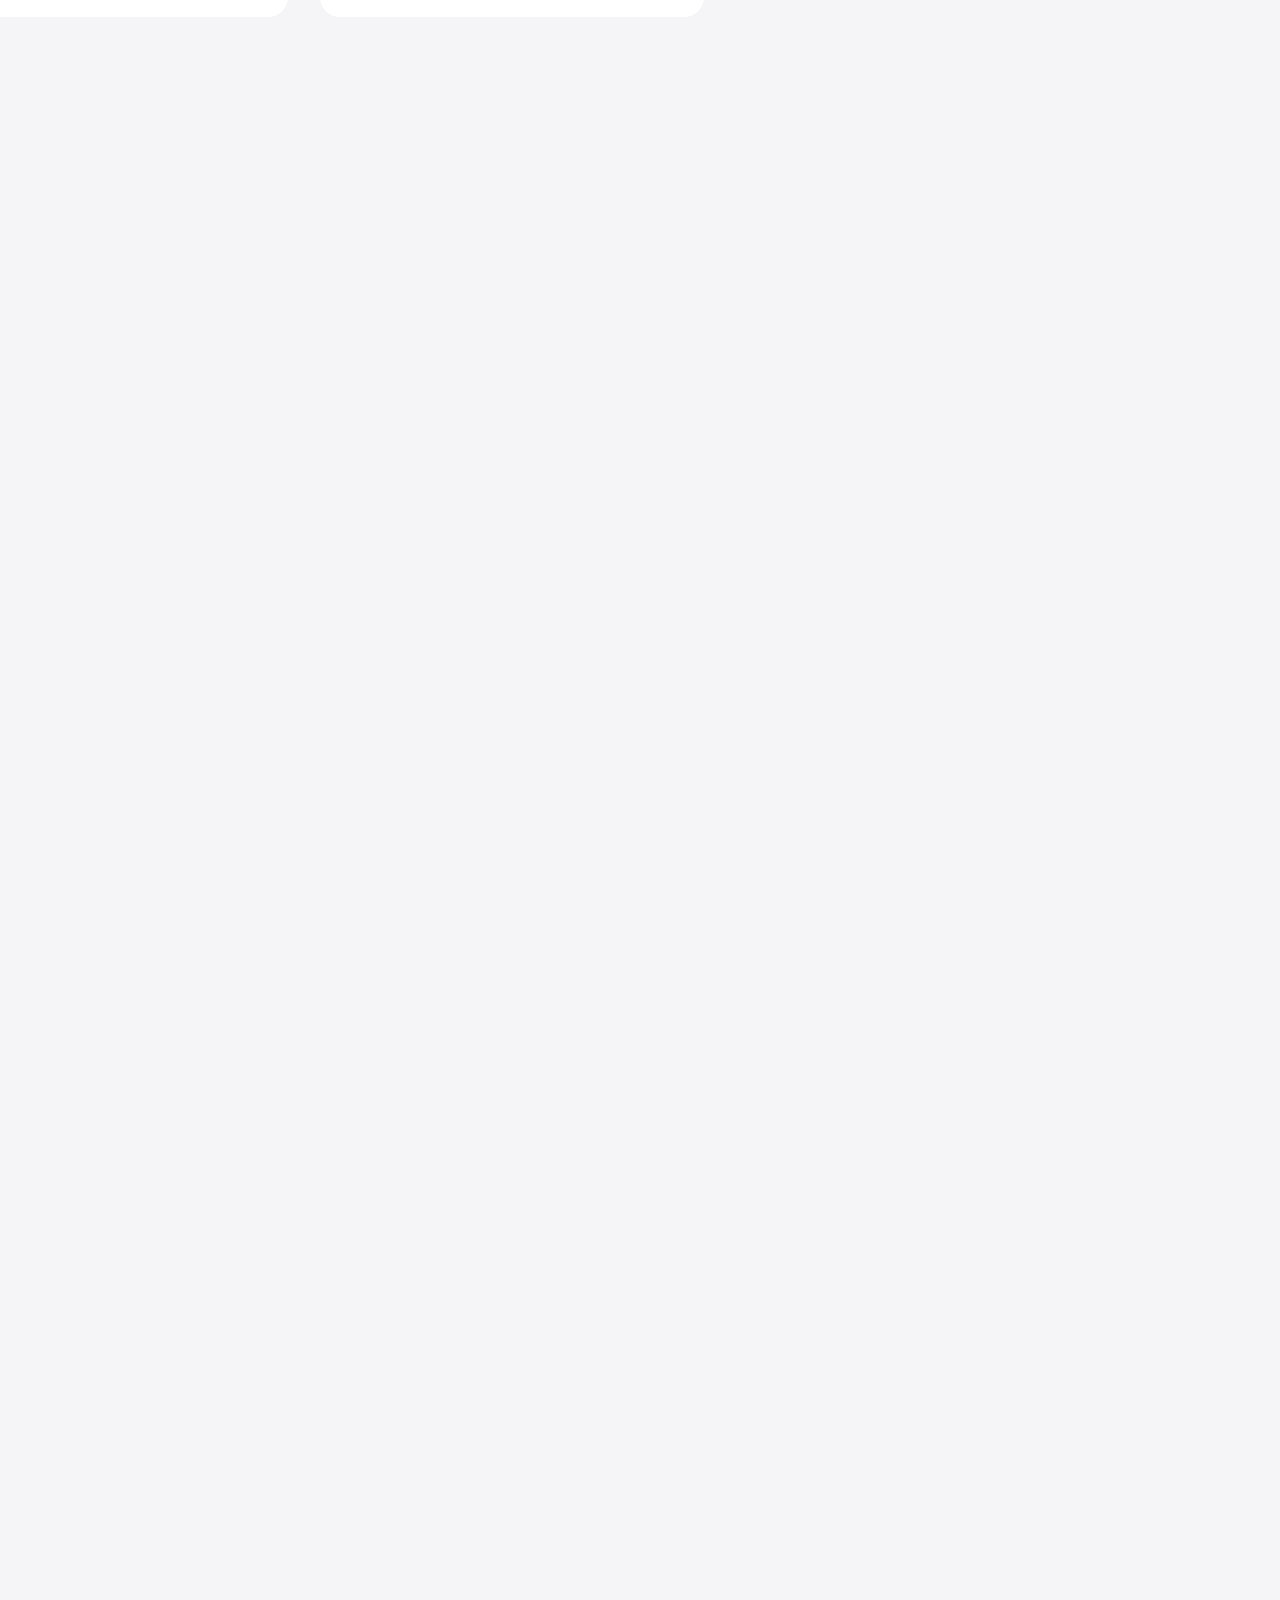
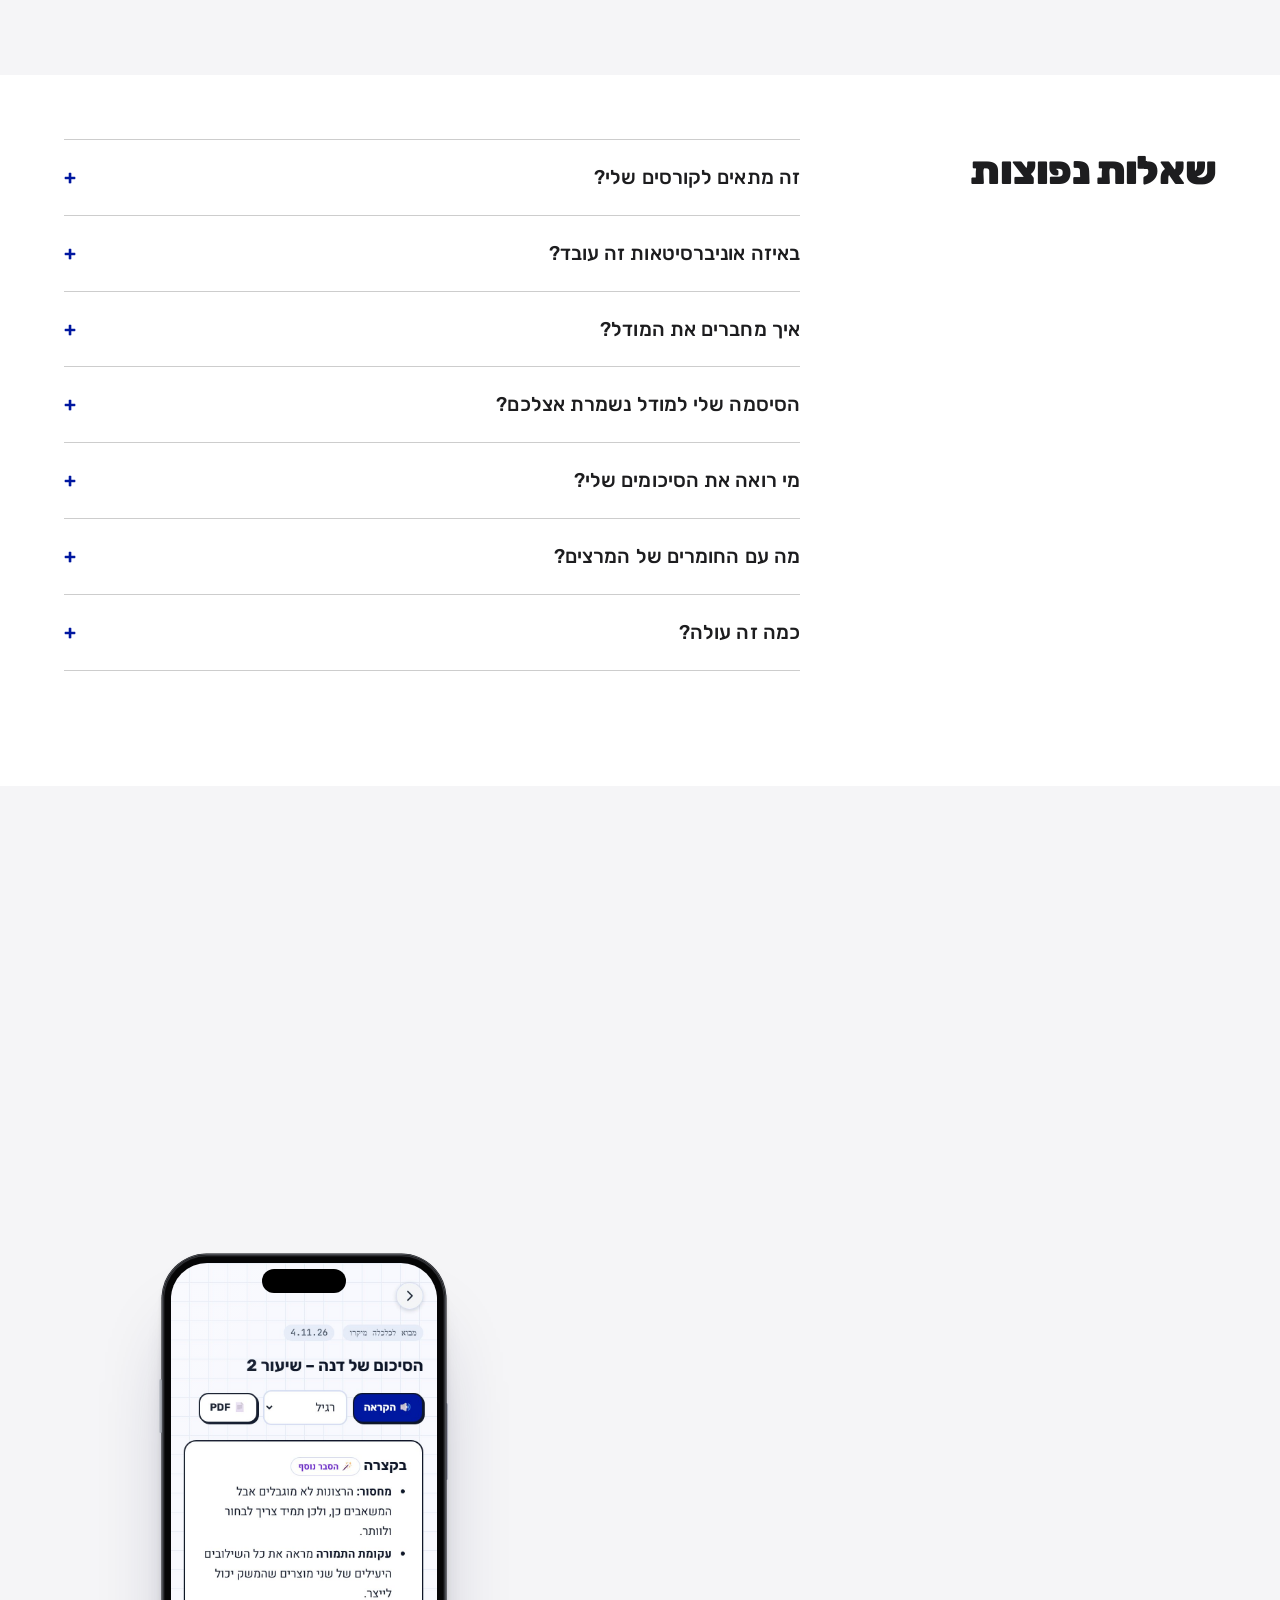
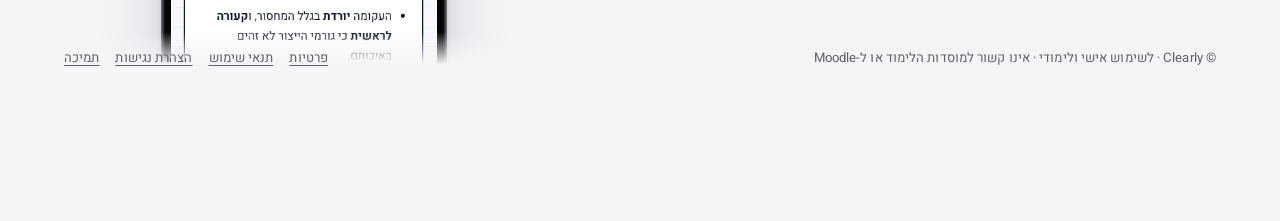
<file: welcome/index.html>
<!doctype html>
<html lang="he" dir="rtl">
<head>
<meta charset="utf-8">
<meta name="viewport" content="width=device-width, initial-scale=1, viewport-fit=cover">
<title>Clearly · סוף־סוף, כל שיעור ברור</title>
<!-- מהדף החי: אייקונים, SEO, שיתוף ברשתות ונתונים מובנים -->
<link rel="icon" href="../favicon.ico" sizes="any">
<link rel="icon" href="../icons/favicon-32.png" type="image/png" sizes="32x32">
<link rel="apple-touch-icon" href="../icons/apple-touch-icon.png">
<meta name="description" content="Clearly מחבר את המודל ומסכם לבד כל מצגת ושיעור לסיכום אישי, עם מבחן קצר, מערכת שעות, לוח מבחנים והגשות – לסטודנטים באוניברסיטאות בישראל. חינם בתקופת הבדיקות.">
<link rel="canonical" href="https://clearlyapp.io/welcome/">
<meta name="robots" content="index, follow, max-image-preview:large">
<meta name="theme-color" content="#0017A0">
<meta property="og:type" content="website">
<meta property="og:site_name" content="Clearly">
<meta property="og:locale" content="he_IL">
<meta property="og:url" content="https://clearlyapp.io/welcome/">
<meta property="og:title" content="Clearly · סוף־סוף, כל שיעור ברור">
<meta property="og:description" content="Clearly מחבר את המודל ומסכם לבד כל מצגת ושיעור לסיכום אישי, עם מבחן קצר, מערכת שעות, לוח מבחנים והגשות – לסטודנטים באוניברסיטאות בישראל. חינם בתקופת הבדיקות.">
<meta property="og:image" content="https://clearlyapp.io/icons/og-image.png">
<meta property="og:image:width" content="1200">
<meta property="og:image:height" content="630">
<meta property="og:image:alt" content="Clearly – סוף־סוף, כל שיעור ברור">
<meta name="twitter:card" content="summary_large_image">
<meta name="twitter:title" content="Clearly · סוף־סוף, כל שיעור ברור">
<meta name="twitter:description" content="Clearly מחבר את המודל ומסכם לבד כל מצגת ושיעור לסיכום אישי, עם מבחן קצר, מערכת שעות, לוח מבחנים והגשות – לסטודנטים באוניברסיטאות בישראל. חינם בתקופת הבדיקות.">
<meta name="twitter:image" content="https://clearlyapp.io/icons/og-image.png">
<script type="application/ld+json">
[
 {
  "@context": "https://schema.org",
  "@type": "WebApplication",
  "name": "Clearly",
  "url": "https://clearlyapp.io/",
  "description": "Clearly מחבר את המודל ומסכם לבד כל מצגת ושיעור לסיכום אישי, עם מבחן קצר, מערכת שעות, לוח מבחנים והגשות – לסטודנטים באוניברסיטאות בישראל. חינם בתקופת הבדיקות.",
  "inLanguage": "he",
  "applicationCategory": "EducationalApplication",
  "operatingSystem": "Web, iPadOS, iOS, Android, Windows, macOS",
  "image": "https://clearlyapp.io/icons/og-image.png",
  "offers": {
   "@type": "Offer",
   "price": "0",
   "priceCurrency": "ILS"
  },
  "featureList": [
   "סיכום אישי לכל שיעור מקבצי המודל",
   "תמלול וסיכום של הקלטות שיעור",
   "מבחן קצר וכרטיסיות לכל סיכום",
   "מערכת שעות ולוח מבחנים (אוטומטי באריאל ובבן-גוריון, ידני בשאר המוסדות)",
   "מעקב אחרי הגשות מהמודל",
   "שיתוף סיכומים עם חברים מאותה כיתה"
  ],
  "audience": {
   "@type": "EducationalAudience",
   "educationalRole": "student"
  }
 },
 {
  "@context": "https://schema.org",
  "@type": "Organization",
  "name": "Clearly",
  "url": "https://clearlyapp.io/",
  "logo": "https://clearlyapp.io/icons/icon-512.png",
  "email": "clearlyappsupport@gmail.com"
 },
 {
  "@context": "https://schema.org",
  "@type": "FAQPage",
  "mainEntity": [
   {
    "@type": "Question",
    "name": "זה מתאים לקורסים שלי?",
    "acceptedAnswer": {
     "@type": "Answer",
     "text": "כן. אין סיכומים מוכנים מראש. כל סיכום נכתב מהחומר של הקורס שלכם, ולפי איך שאתם לומדים."
    }
   },
   {
    "@type": "Question",
    "name": "באיזה אוניברסיטאות זה עובד?",
    "acceptedAnswer": {
     "@type": "Answer",
     "text": "בכל מוסד שעובד עם Moodle. כרגע בדקנו באוניברסיטת אריאל ובאוניברסיטת בן־גוריון."
    }
   },
   {
    "@type": "Question",
    "name": "הסיסמה שלי למודל נשמרת אצלכם?",
    "acceptedAnswer": {
     "@type": "Answer",
     "text": "לא. החיבור משתמש בהתחברות שלכם בדפדפן, ואנחנו לא רואים ולא שומרים את הסיסמה."
    }
   },
   {
    "@type": "Question",
    "name": "מי רואה את הסיכומים שלי?",
    "acceptedAnswer": {
     "@type": "Answer",
     "text": "רק אתם. סיכום מופיע אצל חבר רק אם שניכם סימנתם \"אותה כיתה\" באותו קורס, ואפשר לבטל בכל רגע."
    }
   },
   {
    "@type": "Question",
    "name": "מה עם החומרים של המרצים?",
    "acceptedAnswer": {
     "@type": "Answer",
     "text": "הם משמשים רק כדי לכתוב לכם סיכום אישי, ולא נשמרים אצלנו. משתפים רק סיכומים ותוכן שלכם, אף פעם לא מצגות או מבחנים של מרצים."
    }
   },
   {
    "@type": "Question",
    "name": "כמה זה עולה?",
    "acceptedAnswer": {
     "@type": "Answer",
     "text": "בתקופת הבדיקות הכול בחינם, עם מגבלה יומית על סיכומים ושאלות לעוזר. המחיר אחרי ההשקה יפורסם כאן."
    }
   }
  ]
 }
]
</script>
<link rel="preconnect" href="https://fonts.googleapis.com">
<link rel="preconnect" href="https://fonts.gstatic.com" crossorigin>
<link rel="stylesheet" href="https://fonts.googleapis.com/css2?family=Rubik:wght@500;700;900&family=Heebo:wght@400;500;700&display=swap">
<link rel="stylesheet" href="scrollcraft.css">
<style>
/* ===== טוקנים: בהיר בסגנון אפל (אפור-לבן מתחלף), פתיחה כהה. גופני המותג: Rubik + Heebo ===== */
:root {
  --sc-canvas:     #F5F5F7;   /* האפור הבהיר של אפל */
  --sc-surface:    #FFFFFF;
  --sc-ink:        #1D1D1F;
  --sc-ink-soft:   #5F6068;
  --sc-accent:     #0017A0;   /* הכחול של ה-C בלוגו של Clearly */
  --sc-accent-ink: #FFFFFF;
  --sc-font-display: "Rubik", "Arial Hebrew", system-ui, sans-serif;
  --sc-font-text:    "Heebo", "Arial Hebrew", system-ui, sans-serif;
  --marker: #FACC15;          /* המרקר הצהוב של המותג */
  --marker-ink: #1D1D1F;
  --margin-red: #F43F5E;      /* קו השוליים של המחברת */
  --shadow: 0 24px 48px -24px rgb(20 24 40 / .35), 0 8px 16px -10px rgb(20 24 40 / .18);
  /* סולם טקסט קטן יותר מברירת המחדל של המנוע */
  --sc-t-lg:  clamp(1.05rem, 1rem + .3vw, 1.25rem);
  --sc-t-xl:  clamp(1.25rem, 1.12rem + .55vw, 1.6rem);
  --sc-t-2xl: clamp(1.7rem, 1.35rem + 1.4vw, 2.5rem);
  --sc-t-3xl: clamp(2rem, 1.5rem + 2vw, 3.25rem);
}
/* אזורים כהים: הפתיחה והסרגל העליון */
.dark {
  --sc-canvas: #0B0D14; --sc-surface: #151824; --sc-ink: #F5F5F7; --sc-ink-soft: #B4B9C8;
  --sc-accent: #7085FF; --sc-accent-ink: #0B0D14;
  --shadow: 0 30px 60px -20px rgb(2 4 12 / .75), 0 12px 24px -12px rgb(2 4 12 / .6);
  color: var(--sc-ink);
}
/* אזורים לבנים, מתחלפים עם האפור */
.white { --sc-canvas: #FFFFFF; --sc-surface: #F5F5F7; }
.white { background: var(--sc-canvas); }
html { scroll-padding-top: 72px; }
body { letter-spacing: .005em; }
h1, h2, h3 { font-family: var(--sc-font-display); margin: 0; text-wrap: balance; }
p { margin: 0; }
a { color: var(--sc-accent); text-underline-offset: .2em; }
:focus-visible { outline: 3px solid var(--sc-accent); outline-offset: 3px; border-radius: 8px; }
/* נגישות (ת״י 5568): קישור דילוג – מוסתר, ומופיע רק כשמגיעים אליו במקלדת */
.skip-link { position: fixed; top: 8px; inset-inline-start: 8px; z-index: 1000; padding: 10px 16px; border-radius: 10px; background: var(--sc-ink); color: #fff; font-weight: 700; text-decoration: none; transform: translateY(-200%); }
.skip-link:focus { transform: none; }
main:focus { outline: none; }   /* היעד של קישור הדילוג – לא צריך מסגרת סביב כל הדף */
img { display: block; }

/* ===== כפתור ===== */
.cta {
  display: inline-flex; align-items: center; justify-content: center; min-height: 48px; padding: 0 24px;
  background: var(--sc-accent); color: var(--sc-accent-ink); border-radius: 12px;
  font: 700 var(--sc-t-base)/1 var(--sc-font-display); text-decoration: none; white-space: nowrap;
  box-shadow: 0 10px 24px -12px rgb(0 23 160 / .5), inset 0 1px 0 rgb(255 255 255 / .25);
  transition: transform 140ms var(--sc-ease-out), filter 160ms var(--sc-ease-out);
}
.cta:active { transform: translateY(1px) scale(.98); }
@media (hover: hover) and (pointer: fine) { .cta:hover { filter: brightness(1.08); } }
.cta--sm { min-height: 40px; padding: 0 16px; font-size: var(--sc-t-sm); border-radius: 10px; }

/* ===== סרגל עליון ===== */
.bar {
  position: fixed; inset: 0 0 auto 0; z-index: var(--sc-z-chrome);
  display: flex; align-items: center; justify-content: space-between; gap: var(--sc-5);
  padding: 12px var(--sc-gutter);
  background: rgb(251 251 253 / .8); border-bottom: 1px solid rgb(29 29 31 / .08); -webkit-backdrop-filter: saturate(180%) blur(20px); backdrop-filter: saturate(180%) blur(20px);
  padding-block: 10px;
}
.bar__logo { display: flex; align-items: center; gap: 10px; color: var(--sc-ink); text-decoration: none; font: 900 22px/1 var(--sc-font-display); }
.bar__logo img { width: 30px; height: 30px; }
.bar nav { display: flex; gap: var(--sc-5); margin-inline-start: auto; margin-inline-end: var(--sc-5); }
.bar nav a { color: var(--sc-ink-soft); text-decoration: none; font-weight: 500; font-size: var(--sc-t-sm); transition: color 140ms var(--sc-ease-out); }
.bar nav a:hover { color: var(--sc-ink); }
@media (max-width: 820px) { .bar nav { display: none; } }

/* ===== 1 · פתיחה: מכשירים בשכבות עומק ===== */
.hero .sc-stage { display: grid; grid-template-columns: minmax(0, 5fr) minmax(0, 7fr); align-items: center; padding-inline: var(--sc-gutter); }
.hero__grid { /* שכבה רחוקה: נייר משבצות של המחברת */
  position: absolute; inset: -10%; z-index: 0; pointer-events: none;
  background-image: linear-gradient(rgb(0 23 160 / .07) 1px, transparent 1px), linear-gradient(90deg, rgb(0 23 160 / .07) 1px, transparent 1px);
  background-size: 32px 32px;
  -webkit-mask-image: radial-gradient(60% 55% at 35% 50%, #000 0%, transparent 75%);
          mask-image: radial-gradient(60% 55% at 35% 50%, #000 0%, transparent 75%);
}
.hero__glow { /* אטמוספרה: אור כחול רך מאחורי המכשירים */
  position: absolute; z-index: 0; inset-inline-end: 4%; top: 18%; width: 52vw; height: 60vh; pointer-events: none;
  background: radial-gradient(closest-side, rgb(0 23 160 / .12), transparent);
}
.hero__copy { position: relative; z-index: 5; max-width: 34rem; }
.eyebrow { font: 500 var(--sc-t-sm)/1.3 var(--sc-font-text); color: var(--sc-accent); letter-spacing: .01em; }
.hero h1 { font-size: clamp(2.3rem, 1.4rem + 3.3vw, 4.5rem); font-weight: 900; line-height: 1.02; letter-spacing: -.02em; margin-top: var(--sc-4); }
.mark { position: relative; display: inline-block; color: var(--marker-ink); padding-inline: .12em; z-index: 0; }
.mark::before { /* המרקר הצהוב נמרח מימין לשמאל */
  content: ""; position: absolute; inset: .12em -.02em .02em; z-index: -1; background: var(--marker); border-radius: .08em .14em .1em .16em;
  transform-origin: 100% 50%; transform: scaleX(0); animation: swipe 900ms 450ms var(--sc-ease-out) forwards;
}
@keyframes swipe { to { transform: scaleX(1); } }
.hero__lead { font-size: var(--sc-t-lg); line-height: 1.55; color: var(--sc-ink-soft); margin-top: var(--sc-5); max-width: 25em; }
.hero__ctas { margin-top: var(--sc-6); display: flex; gap: var(--sc-4); align-items: center; flex-wrap: wrap; }

.hero__scene { position: relative; height: 100%; z-index: 2; }
/* כל שכבה: עטיפה חיצונית לגלילה (transform), פנימית לעכבר (translate) */
.layer { position: absolute; will-change: transform; }
.layer > * { translate: calc(var(--mx, 0) * var(--k, 0) * 1px) calc(var(--my, 0) * var(--k, 0) * 1px); }
.l-ipad   { width: min(56vw, 760px); inset-inline-end: 2%; top: 50%; margin-top: calc(min(56vw, 760px) * -0.357 - 10px); }
.l-ipad > * { --k: 6; }
.l-phone  { width: min(16.5vw, 232px); inset-inline-end: calc(2% + min(56vw, 760px) * .62); top: 50%; margin-top: calc(min(16.5vw, 232px) * -1); }
.l-phone > * { --k: 14; }
/* הטלפון מוטה קצת בתלת־ממד, כמו הטלפונים הצדדיים ב-solution.community */
.l-phone .dev { transform: perspective(1400px) rotateY(16deg) rotateZ(-2deg); }
.l-now    { width: min(28vw, 380px); inset-inline-end: calc(2% - min(56vw, 760px) * .05); top: calc(50% - min(56vw, 760px) * .30); container-type: inline-size; }
.l-now > * { --k: 22; }

/* ===== מסגרות מכשירים: מסגרת דקה, שפה מתכתית, צל רך וגדול. המידות ביחס לרוחב המכשיר (cqw) ===== */
.dev { container-type: inline-size; position: relative; }
.dev__body {
  position: relative; background: #0C0D10; padding: var(--bz); border-radius: var(--r);
  box-shadow:
    inset 0 0 0 .3cqw #45484F,                 /* ברק דק בקצה הפנימי */
    0 0 0 .35cqw #1B1C20, 0 0 0 .6cqw #B9BDC6,  /* שפת המתכת */
    0 2px 3px rgb(20 22 50 / .2),
    0 50px 80px -34px rgb(24 26 70 / .42),     /* הצל הרך הגדול */
    0 22px 36px -22px rgb(24 26 70 / .32);
}
.dev__screen { position: relative; overflow: hidden; border-radius: var(--sr); background: #fff; isolation: isolate; }
.dev__screen img { display: block; width: 100%; height: auto; }
.dev__screen::after { /* השתקפות עדינה של זכוכית */
  content: ""; position: absolute; inset: 0; z-index: 3; pointer-events: none;
  background: linear-gradient(120deg, rgb(255 255 255 / .16) 0%, rgb(255 255 255 / 0) 34%);
}
.dev--ipad  { --bz: 2.6cqw; --r: 4.4cqw; --sr: 1.9cqw; }
.dev--ipad .dev__body::before { /* מצלמה בצלע העליונה */
  content: ""; position: absolute; top: 1.05cqw; left: 50%; width: .7cqw; height: .7cqw; margin-left: -.35cqw; border-radius: 50%; background: #23252B; box-shadow: inset 0 0 0 .15cqw #34373E;
}
.dev--phone { --bz: 3.4cqw; --r: 16cqw; --sr: 12.6cqw; }
/* טלפון אמיתי בסגנון solution.community: מסגרת שחורה דקה, שפה כהה מבריקה, פינות גדולות, אי דינמי, צל רך */
.dev--real { --bz: 2.7cqw; --r: 15.5cqw; --sr: 12.8cqw; }
.dev--real .dev__body {
  background: #050506;
  box-shadow:
    inset 0 0 0 .45cqw #2E2F33, inset 0 0 0 .7cqw #0A0A0C,   /* ברק דק על השפה */
    0 0 0 .4cqw #4A4C52, 0 0 0 .55cqw #1C1D20,             /* מסגרת טיטניום כהה */
    0 3px 6px rgb(20 22 50 / .18),
    0 60px 90px -36px rgb(24 26 70 / .45),
    0 26px 40px -24px rgb(24 26 70 / .35);
}
.dev--real .dev__screen img { aspect-ratio: 945 / 2048; object-fit: cover; }
.dev__island { /* האי הדינמי, יושב באמצע שורת הסטטוס של צילום המסך */
  position: absolute; z-index: 4; top: 2.4cqw; left: 50%; width: 30cqw; height: 8.4cqw; margin-left: -15cqw; border-radius: 99px; background: #000;
}
.dev--real::before, .dev--real::after { background: linear-gradient(90deg, #2A2B2F, #55575E); }
.dev--real::after { background: linear-gradient(270deg, #2A2B2F, #55575E); }
.dev--phone::before, .dev--phone::after { /* כפתורי הצד */
  content: ""; position: absolute; width: 1.1cqw; border-radius: 1cqw; background: linear-gradient(90deg, #8E929B, #C9CCD3);
}
.dev--phone::before { right: -1.3cqw; top: 25%; height: 13%; }
.dev--phone::after  { left: -1.3cqw; top: 21%; height: 9%; background: linear-gradient(270deg, #8E929B, #C9CCD3); }

/* ===== הכרטיס הצף: זכוכית שקופה, עם צל עדין מאחור ===== */
.glass {
  font-size: 3.5cqw; line-height: 1.35; color: var(--sc-ink);
  padding: 5.2cqw 5.6cqw; border-radius: 5cqw;
  background: rgb(255 255 255 / .7);
  -webkit-backdrop-filter: blur(18px) saturate(170%); backdrop-filter: blur(18px) saturate(170%);
  box-shadow: inset 0 0 0 1px rgb(255 255 255 / .75), 0 0 0 1px rgb(29 29 31 / .06), 0 24px 55px -16px rgb(24 26 70 / .26), 0 6px 14px -8px rgb(24 26 70 / .12);
}
.g-top { display: flex; justify-content: space-between; align-items: center; gap: 3cqw; }
.g-title { font: 700 4.3cqw/1.25 var(--sc-font-display); color: var(--sc-accent); text-decoration: underline; text-underline-offset: .2em; }
.g-left { flex: none; font: 700 3cqw/1 var(--sc-font-text); background: #FDE68A; color: #6B4E00; padding: 1.4cqw 2.6cqw; border-radius: 99px; }
.g-due { margin-top: 1.2cqw; color: var(--sc-ink-soft); font-size: 3.2cqw; }
.g-chips { margin-top: 3.6cqw; display: flex; gap: 1.6cqw; flex-wrap: wrap; }
.g-chips span { font-size: 2.9cqw; padding: 1.3cqw 2.6cqw; border-radius: 99px; background: rgb(255 255 255 / .7); box-shadow: inset 0 0 0 1px rgb(29 29 31 / .1); }
.g-chips .on { background: var(--sc-accent); color: #fff; box-shadow: none; font-weight: 700; }
.g-acts { margin-top: 3.2cqw; display: flex; gap: 2cqw; }
.g-acts span { font: 700 3.1cqw/1 var(--sc-font-display); padding: 2.3cqw 3.6cqw; border-radius: 2.6cqw; background: rgb(255 255 255 / .75); box-shadow: inset 0 0 0 1px rgb(29 29 31 / .12); }
.g-acts .g-btn { background: var(--sc-accent); color: #fff; box-shadow: none; }

@media (prefers-reduced-motion: no-preference) {
  /* גלילה מפרידה את המישורים: כל שכבה במהירות אחרת */
  .hero .hero__grid { transform: translateY(calc(var(--sc-p) * -30px)); }
  .hero .l-ipad  { transform: translateY(calc(var(--sc-p) * -50px)) scale(calc(1 - var(--sc-p) * .05)); }
  .hero .l-phone { transform: translateY(calc(var(--sc-p) * -150px)) rotate(calc(-3deg + var(--sc-p) * 3deg)); }
  .hero .l-now   { transform: translate(calc(var(--sc-p) * -40px), calc(var(--sc-p) * -230px)) scale(calc(1 + var(--sc-p) * .1)); }
}

/* ===== 2 · מכירים את זה? הכול מופיע יחד, עם קו השוליים האדום של המחברת ===== */
.pains { padding-block: var(--sc-section); }
.pains__in { position: relative; padding-inline-start: var(--sc-6); }
.pains__in::before { /* קו השוליים נמתח מלמעלה כשהחלק נכנס למסך */
  content: ""; position: absolute; inset-inline-start: 0; top: 0; bottom: 0; width: 2px; background: var(--margin-red);
  transform-origin: 50% 0; transform: scaleY(0); transition: transform 900ms 120ms var(--sc-ease-out);
}
.pains__in.sc-in::before { transform: scaleY(1); }
.pains h2 { font-size: var(--sc-t-3xl); font-weight: 900; letter-spacing: -.02em; line-height: 1.08; max-width: 18ch; margin-top: var(--sc-3); }
.pains__grid { margin-top: var(--sc-8); display: grid; grid-template-columns: repeat(3, minmax(0, 1fr)); gap: var(--sc-6); }
.pains__grid > div { border-top: 1px solid var(--sc-hairline-strong); padding-top: var(--sc-4); }
.pains__grid h3 { font-size: var(--sc-t-xl); font-weight: 700; }
.pains__grid p { margin-top: var(--sc-2); color: var(--sc-ink-soft); }
@media (max-width: 760px) { .pains__grid { grid-template-columns: 1fr; gap: var(--sc-5); } }

/* ===== 3 · הכיתה ===== */
.class { padding-block: var(--sc-section); }
.class h2 { font-size: var(--sc-t-3xl); font-weight: 900; letter-spacing: -.02em; line-height: 1.06; max-width: 16ch; }
.strike { position: relative; white-space: nowrap; color: var(--sc-ink-soft); }
.strike::after {
  content: ""; position: absolute; inset-inline: -.06em; top: 54%; height: .09em; background: var(--margin-red); border-radius: 1em;
  transform-origin: 100% 50%; transform: scaleX(0); transition: transform 700ms 350ms var(--sc-ease-out);
}
.sc-in .strike::after, .strike.is-on::after { transform: scaleX(1); }
.class__sub { margin-top: var(--sc-5); font-size: var(--sc-t-lg); color: var(--sc-ink-soft); max-width: 34em; }
/* ארבע היכולות בריבוע אחד עם קווים מפרידים, כמו באתר המקורי */
.class__list {
  margin-top: var(--sc-8); display: grid; grid-template-columns: repeat(2, minmax(0, 1fr)); gap: 1px;
  background: var(--sc-hairline-strong); border-radius: 20px; overflow: hidden;
  box-shadow: 0 0 0 1px var(--sc-hairline-strong), 0 30px 60px -36px rgb(24 26 70 / .3);
}
.class__list > div { background: #fff; padding: var(--sc-6); display: grid; grid-template-columns: 44px minmax(0, 1fr); gap: var(--sc-4); align-items: start; }
.class__list .ico { width: 44px; height: 44px; border-radius: 12px; display: grid; place-items: center; color: var(--sc-accent); background: rgb(0 23 160 / .09); }
.class__list .ico svg { width: 22px; height: 22px; }
.class__list h3 { font-size: var(--sc-t-lg); font-weight: 700; line-height: 1.25; color: var(--sc-accent); }
.class__list p { margin-top: var(--sc-2); color: var(--sc-ink-soft); font-size: var(--sc-t-sm); max-width: 36em; }
@media (max-width: 760px) { .class__list { grid-template-columns: 1fr; } .class__list > div { padding: var(--sc-5); } }

/* ===== 4 · הסיכום שלכם: מחיקה מהמצגת לסיכום ===== */
.sum .sc-stage { display: grid; grid-template-columns: minmax(0, 5fr) minmax(0, 7fr); gap: var(--sc-7); align-items: center; padding-inline: var(--sc-gutter); padding-top: 64px; }
.sum h2 { font-size: var(--sc-t-2xl); font-weight: 900; letter-spacing: -.02em; line-height: 1.08; }
.sum__sub { margin-top: var(--sc-4); color: var(--sc-ink-soft); font-size: var(--sc-t-lg); max-width: 26em; }
.sum__pts { list-style: none; margin: var(--sc-6) 0 0; padding: 0; display: grid; gap: var(--sc-4); }
.sum__pts li { border-top: 1px solid var(--sc-hairline); padding-top: var(--sc-3); }
.sum__pts b { display: block; font-family: var(--sc-font-display); font-weight: 700; font-size: var(--sc-t-base); }
.sum__pts span { color: var(--sc-ink-soft); font-size: var(--sc-t-sm); }
.wipe { position: relative; justify-self: center; width: min(100%, calc((100svh - 200px) * 1.4)); }
.wipe .dev__screen img.wipe__after { position: absolute; inset: 0; height: 100%; object-fit: cover; object-position: top; }
.wipe .dev__screen .wipe__after { --w: clamp(0, calc((var(--sc-p, 0) - .18) / .5), 1); clip-path: inset(0 0 0 calc((1 - var(--w)) * 100%)); }
.wipe__line { /* פס המרקר שמוביל את המחיקה */
  position: absolute; z-index: 2; top: 0; bottom: 0; width: 4px; border-radius: 4px; background: var(--marker);
  --w: clamp(0, calc((var(--sc-p, 0) - .18) / .5), 1);
  left: calc((1 - var(--w)) * 100% - 2px); opacity: calc(min(var(--w) * 8, (1 - var(--w)) * 8, 1));
  box-shadow: 0 0 0 1px rgb(7 10 20 / .4);
}
.wipe__cap { display: flex; justify-content: space-between; margin-top: var(--sc-4); font-size: var(--sc-t-sm); color: var(--sc-ink-soft); }
.wipe__cap b { color: var(--sc-ink); font-weight: 500; }

/* ===== 5 · כל התואר באפליקציה אחת: קרוסלה כמו באתר המקורי, במסגרת אייפד אמיתית ===== */
.all { padding-block: var(--sc-section); }
.all__wrap { display: grid; grid-template-columns: minmax(0, 4fr) minmax(0, 7fr); gap: var(--sc-8); align-items: center; }
.all h2 { font-size: var(--sc-t-3xl); font-weight: 900; letter-spacing: -.02em; line-height: 1.06; margin-top: var(--sc-3); }
.all__more { margin-top: var(--sc-5); font-size: var(--sc-t-lg); color: var(--sc-ink-soft); max-width: 26em; }
.all__more b { color: var(--sc-ink); }
.all__copy .cta { margin-top: var(--sc-6); }
.shots { display: grid; gap: var(--sc-4); justify-items: center; min-width: 0; }
.shots .dev { width: min(100%, calc((100svh - 260px) * 1.4)); }
.shots-stage { position: relative; display: grid; }
.shots-stage img { grid-area: 1 / 1; opacity: 0; transition: opacity 600ms var(--sc-ease-out); }
.shots-stage img.on { opacity: 1; }
.shots-bar { display: flex; align-items: center; gap: var(--sc-4); width: 100%; max-width: 40rem; justify-content: center; margin-top: var(--sc-3); }
.shots-cap { flex: 1; text-align: center; font: 500 var(--sc-t-base)/1.4 var(--sc-font-display); min-height: 2.8em; display: grid; place-items: center; }
.shots-nav { flex: none; width: 44px; height: 44px; border-radius: 50%; border: 0; display: grid; place-items: center; cursor: pointer; color: var(--sc-ink); background: #fff;
  box-shadow: 0 0 0 1px rgb(29 29 31 / .1), 0 8px 18px -10px rgb(24 26 70 / .35); transition: transform 140ms var(--sc-ease-out); }
.shots-nav svg { width: 18px; height: 18px; fill: none; stroke: currentColor; stroke-width: 2.2; stroke-linecap: round; stroke-linejoin: round; }
.shots-nav:active { transform: scale(.94); }
.shots-dots { display: flex; flex-wrap: wrap; justify-content: center; }
.shots-dots button { position: relative; width: 24px; height: 24px; padding: 0; border: 0; background: transparent; cursor: pointer; }
.shots-dots button::before { content: ""; position: absolute; inset: 8px; border-radius: 99px; background: rgb(29 29 31 / .2); transition: background-color 200ms, inset 200ms; }
.shots-dots button[aria-current="true"]::before { background: var(--sc-accent); inset: 8px 3px; }
.shots-pause { border: 0; background: none; color: var(--sc-ink-soft); font: 500 var(--sc-t-sm) var(--sc-font-text); cursor: pointer; text-decoration: underline; text-underline-offset: .2em; padding: 4px 8px; }
@media (prefers-reduced-motion: reduce) { .shots-stage img { transition: none; } }

/* ===== 6 · איך זה עובד: מסילה אופקית (ימין לשמאל) ===== */
.how .sc-stage { display: flex; align-items: center; }
.rail { display: flex; gap: var(--sc-6); width: max-content; padding-inline: var(--sc-gutter); align-items: stretch; will-change: transform; }
@media (prefers-reduced-motion: no-preference) { .rail { transform: translateX(calc(var(--sc-p, 0) * var(--travel, 0px))); } }
.rail__lead { width: min(30rem, 78vw); align-self: center; }
.rail__lead h2 { font-size: var(--sc-t-3xl); font-weight: 900; letter-spacing: -.02em; line-height: 1.04; }
.step { width: min(24rem, 78vw); padding: var(--sc-6); border-radius: 20px; background: var(--sc-surface); display: flex; flex-direction: column; }
.step__when { font: 500 var(--sc-t-sm)/1 var(--sc-font-text); color: var(--sc-accent); }
.step h3 { margin-top: var(--sc-6); font-size: var(--sc-t-xl); font-weight: 700; }
.step p { margin-top: var(--sc-3); color: var(--sc-ink-soft); }
.step__shot { margin-top: auto; padding-top: var(--sc-6); }
.step__shot img { width: 100%; height: 180px; object-fit: cover; object-position: top; border-radius: 12px; }
.rail__note { width: min(22rem, 70vw); align-self: center; }
.rail__note p { font: 700 var(--sc-t-xl)/1.25 var(--sc-font-display); }
.rail__note a { display: inline-block; margin-top: var(--sc-4); font-weight: 700; }
@media (prefers-reduced-motion: reduce) {
  .how { height: auto !important; }
  .how .sc-stage { position: static; height: auto; padding-block: var(--sc-section); }
  .rail { width: auto; flex-wrap: wrap; }
}

/* ===== 7 · שאלות ===== */
.faq { padding-block: var(--sc-8) var(--sc-section); }
.faq .sc-wrap { display: grid; grid-template-columns: minmax(0, 4fr) minmax(0, 8fr); gap: var(--sc-7); align-items: start; }
.faq h2 { font-size: var(--sc-t-2xl); font-weight: 900; letter-spacing: -.02em; position: sticky; top: 96px; }
.faq details { border-top: 1px solid var(--sc-hairline-strong); }
.faq details:last-child { border-bottom: 1px solid var(--sc-hairline-strong); }
.faq summary { cursor: pointer; list-style: none; padding: var(--sc-5) 0; display: flex; justify-content: space-between; gap: var(--sc-4); font: 500 var(--sc-t-lg)/1.35 var(--sc-font-display); }
.faq summary::-webkit-details-marker { display: none; }
.faq summary::after { content: "+"; color: var(--sc-accent); font-weight: 700; transition: transform 180ms var(--sc-ease-out); }
.faq details[open] summary::after { transform: rotate(45deg); }
.faq details p { padding-bottom: var(--sc-5); color: var(--sc-ink-soft); max-width: 40em; }
@media (max-width: 760px) { .faq .sc-wrap { grid-template-columns: 1fr; gap: var(--sc-5); } .faq h2 { position: static; } }

/* ===== 8 · סגירה ===== */
.close .sc-stage { display: grid; grid-template-columns: minmax(0, 7fr) minmax(0, 5fr); align-items: center; padding-inline: var(--sc-gutter); }
.close__copy { position: relative; z-index: 3; }
.close h2 { font-size: var(--sc-t-3xl); font-weight: 900; letter-spacing: -.025em; line-height: 1.04; max-width: 14ch; }
.close__lead { margin-top: var(--sc-5); font-size: var(--sc-t-lg); color: var(--sc-ink-soft); max-width: 28em; }
.close__ask { margin-top: var(--sc-6); display: grid; gap: var(--sc-4); justify-items: start; }
.notice { font-size: var(--sc-t-sm); color: var(--sc-ink-soft); max-width: 34em; }
.mail { font-family: var(--sc-font-text); direction: ltr; unicode-bidi: isolate; user-select: all; color: var(--sc-ink); }
.close__phone { align-self: end; justify-self: center; width: min(22vw, 300px); margin-bottom: -18svh; }
.close__phone img { width: 100%; height: auto; }
.foot { position: absolute; inset: auto 0 0 0; z-index: 4; display: flex; flex-wrap: wrap; justify-content: space-between; gap: var(--sc-3) var(--sc-5); padding: var(--sc-4) var(--sc-gutter); font-size: var(--sc-t-xs); color: var(--sc-ink-soft); background: linear-gradient(to top, var(--sc-canvas) 40%, transparent); }
.foot nav { display: flex; gap: var(--sc-4); }
.foot a { color: var(--sc-ink-soft); }
.foot a:hover { color: var(--sc-ink); }

/* ===== טלפון (עד 600px): קומפוזיציה נפרדת, לא הקטנה ===== */
@media (max-width: 600px) {
  .hero .sc-stage { grid-template-columns: 1fr; grid-template-rows: auto 1fr; align-items: start; padding-top: 88px; }
  .hero h1 { font-size: var(--sc-t-2xl); }
  .hero__lead { font-size: var(--sc-t-base); margin-top: var(--sc-4); }
  .hero__ctas { margin-top: var(--sc-5); }
  .hero__scene { min-height: 0; }
  .l-ipad  { width: 92vw; inset-inline-end: -10vw; top: 6%; margin-top: 0; }
  .l-phone { width: 30vw; inset-inline-end: 62vw; top: 14%; margin-top: 0; }
  .l-now   { width: 58vw; inset-inline-end: 4vw; top: calc(6% + 46vw); }
  .hero__glow { width: 90vw; height: 40vh; top: 50%; }

  .sum .sc-stage { grid-template-columns: 1fr; grid-template-rows: auto auto; gap: var(--sc-5); align-content: center; padding-top: 70px; }
  .sum .wipe { order: -1; width: min(50vw, calc(44svh * .48)); }
  /* באייפון מסך המחיקה הוא טלפון */
  .dev--auto { --bz: 3.4cqw; --r: 16cqw; --sr: 12.6cqw; }
  .dev--auto .dev__body::before { display: none; }
  .sum__sub { font-size: var(--sc-t-base); }
  .sum__pts { margin-top: var(--sc-4); gap: var(--sc-2); }
  .sum__pts span { display: none; }
  .sum__pts li { padding-top: var(--sc-2); }

  .all__wrap { grid-template-columns: 1fr; gap: var(--sc-7); }
  .shots .dev--phone { width: min(64vw, calc((100svh - 330px) * .48)); }
  .shots-cap { font-size: var(--sc-t-sm); }

  .close .sc-stage { grid-template-columns: 1fr; align-content: start; padding-top: 96px; }
  .close__phone { position: absolute; inset-inline-start: 50%; translate: -50% 0; bottom: 0; width: 48vw; margin-bottom: -24svh; opacity: .55; }
  .close__copy { z-index: 3; }
}
@media (max-width: 600px) and (max-height: 700px) { .hero__lead { display: none; } }

/* ===== טאבלט לאורך (אייפד): טקסט למעלה, אייפד גדול למטה, צילומי מסך של אייפד ===== */
@media (min-width: 601px) and (orientation: portrait) {
  .hero .sc-stage { grid-template-columns: 1fr; grid-template-rows: auto 1fr; align-items: start; padding-top: 130px; }
  .hero__copy { max-width: 40rem; }
  .l-ipad  { width: 80vw; inset-inline-end: 3vw; top: 10%; margin-top: 0; }
  .l-phone { width: 19vw; inset-inline-end: 67vw; top: 24%; margin-top: 0; }
  .l-now   { width: 40vw; inset-inline-end: -1vw; top: calc(10% + 80vw * .5); }
  .hero__glow { width: 90vw; height: 50vh; top: 45%; }

  .sum .sc-stage { grid-template-columns: 1fr; grid-template-rows: auto auto; align-content: center; gap: var(--sc-7); padding-top: 90px; }
  .sum .wipe { order: -1; width: min(84vw, calc(46svh * 1100 / 779)); }
  .sum__pts { grid-template-columns: 1fr 1fr; column-gap: var(--sc-6); }
  .all__wrap { grid-template-columns: 1fr; gap: var(--sc-7); }
  .shots .dev { width: min(88vw, calc((100svh - 420px) * 1.4)); }

  .close .sc-stage { grid-template-columns: 1fr; align-content: start; padding-top: 22svh; }
  .close__phone { position: absolute; inset-inline-start: 50%; translate: -50% 0; bottom: 0; width: 34vw; margin-bottom: -22svh; }
}
</style>
</head>
<body>

<a class="skip-link" href="#top">דילוג לתוכן הראשי</a>
<span data-sc-progress></span>
<div class="sc-grain" aria-hidden="true"></div>

<header class="bar">
  <a class="bar__logo" href="#top" aria-label="Clearly, לראש הדף"><img src="assets/logo-mark.png" alt="" width="30" height="30">Clearly</a>
  <nav aria-label="ניווט">
    <a href="#community">הכיתה</a>
    <a href="#features">הסיכום</a>
    <a href="#more">הכול באפליקציה</a>
    <a href="#how">איך זה עובד</a>
    <a href="#faq">שאלות</a>
  </nav>
  <a class="cta cta--sm" href="https://clearlyapp.io/?app=1">הרשמה ל-Early Access</a>
</header>

<main id="top" tabindex="-1">

  <!-- 1 · פתיחה: הקלה. מכשירים בשכבות עומק שנפרדות בגלילה -->
  <section class="hero white" data-sc-act="pin" data-sc-span="1.7">
    <div class="sc-stage" data-sc-stage>
      <div class="hero__grid" aria-hidden="true"></div>
      <div class="hero__glow" aria-hidden="true"></div>
      <div class="hero__copy" data-sc-cue="0 0.9 0 0.3">
        <p class="eyebrow">לסטודנטים באוניברסיטאות שעובדות עם Moodle</p>
        <h1>סוף־סוף,<br><span class="mark">כל שיעור ברור.</span></h1>
        <p class="hero__lead">מחברים את המודל פעם אחת, ואנחנו עושים את כל השאר: סיכום אישי לכל שיעור, מבחנים, והכיתה שלכם במקום אחד.</p>
        <div class="hero__ctas"><a class="cta" href="https://clearlyapp.io/?app=1">הרשמה ל-Early Access</a></div>
      </div>
      <div class="hero__scene" aria-hidden="true">
        <div class="layer l-ipad"><div class="dev dev--ipad"><div class="dev__body"><div class="dev__screen"><img src="assets/screen/ipad-home.png" alt="" width="1054" height="733"></div></div></div></div>
        <div class="layer l-phone"><div class="dev dev--phone dev--real"><div class="dev__body"><div class="dev__screen"><span class="dev__island"></span><img src="assets/screen/phone-real.jpg" alt="" width="630" height="1365"></div></div></div></div>
        <div class="layer l-now"><div class="glass">
          <div class="g-top"><span class="g-title">מטלה 1 – כלים מתמטיים</span><span class="g-left">נשארו 5 ימים</span></div>
          <p class="g-due">עד יום ה׳, 12.11, 23:00</p>
          <div class="g-chips"><span class="on">עוד לא התחלתי</span><span>בעבודה</span><span>הקובץ מוכן</span><span>הגשתי</span></div>
          <div class="g-acts"><span class="g-btn">הקובץ שלי</span><span>להעלות למודל</span></div>
        </div></div>
      </div>
    </div>
  </section>

  <!-- 2 · מכירים את זה? עקיצה של הכרה. במה ריקה בכוונה -->
  <section class="pains" data-sc-act="flow">
    <div class="sc-wrap">
      <div class="pains__in" data-sc-in data-sc-stagger="70">
        <p class="eyebrow">מכירים את זה?</p>
        <h2>שלושה שיעורים ביום, ואין זמן לסכם אף אחד</h2>
        <div class="pains__grid">
          <div><h3>המרצה מדבר מהר</h3><p>כותבים, מפספסים, ונשארים עם חצי מחברת וחצי שקופית.</p></div>
          <div><h3>פספסתם שיעור</h3><p>ועכשיו רודפים אחרי סיכומים בקבוצות, ומקווים שמישהו יענה.</p></div>
          <div><h3>הסיכום של מישהו אחר</h3><p>כתוב כמו שהוא לומד, לא כמו שאתם לומדים.</p></div>
        </div>
      </div>
    </div>
  </section>

  <!-- 3 · הכיתה: הקלה משועשעת. "וואטסאפ" נמחק -->
  <section class="class white" id="community" data-sc-act="flow">
    <div class="sc-wrap">
      <div data-sc-in data-sc-stagger="70">
        <h2>עדיין מחפשים סיכומים ב<span class="strike">וואטסאפ</span>?</h2>
        <p class="class__sub">ב-Clearly הסיכומים של החברים מהכיתה כבר מחכים לכם. רק באישור של שני הצדדים.</p>
      </div>
      <div class="class__list" data-sc-in data-sc-stagger="70">
        <div><i class="ico" aria-hidden="true"><svg viewBox="0 0 24 24" fill="none" stroke="currentColor" stroke-width="1.8" stroke-linecap="round" stroke-linejoin="round"><circle cx="9" cy="8" r="3.5"/><path d="M2 20a7 7 0 0 1 14 0"/><path d="M16 4.5a3.5 3.5 0 0 1 0 7M18 14a6 6 0 0 1 4 6"/></svg></i><div><h3>אותה כיתה</h3><p>מסמנים קורס משותף עם חבר, וכל סיכום של אחד מכם מופיע גם אצל השני.</p></div></div>
        <div><i class="ico" aria-hidden="true"><svg viewBox="0 0 24 24" fill="none" stroke="currentColor" stroke-width="1.8" stroke-linecap="round" stroke-linejoin="round"><path d="M12 8v5l3 2"/><circle cx="12" cy="12" r="9"/></svg></i><div><h3>פספסתם שיעור? הכיתה כבר שלחה</h3><p>בקשה אחת, וכל החברים מהקורס מקבלים התראה.</p></div></div>
        <div><i class="ico" aria-hidden="true"><svg viewBox="0 0 24 24" fill="none" stroke="currentColor" stroke-width="1.8" stroke-linecap="round" stroke-linejoin="round"><rect x="3" y="3" width="18" height="18" rx="4"/><circle cx="12" cy="12" r="4"/><circle cx="17.5" cy="6.5" r="1"/></svg></i><div><h3>פיד של הקורס</h3><p>מעלים פוסט, תמונה של הלוח או קובץ. עושים לייק, שומרים ומגיבים.</p></div></div>
        <div><i class="ico" aria-hidden="true"><svg viewBox="0 0 24 24" fill="none" stroke="currentColor" stroke-width="1.8" stroke-linecap="round" stroke-linejoin="round"><path d="M4 5h16v11H9l-5 4z"/></svg></i><div><h3>הודעות</h3><p>מדברים עם חברים מהכיתה. מי שאינו חבר נכנס ל"בקשות", ואתם מחליטים.</p></div></div>
      </div>
    </div>
  </section>

  <!-- 4 · הסיכום שלכם: "זה שלי". מחיקה אחת שקטה מהחומרים לסיכום -->
  <section class="sum" id="features" data-sc-act="pin" data-sc-span="2.2">
    <div class="sc-stage" data-sc-stage>
      <div data-sc-cue="0 0.97 0 0.08">
        <h2>אותה מצגת.<br>סיכום אחר לכל אחד.</h2>
        <p class="sum__sub">עונים פעם אחת על 5 שאלות קצרות, וכל סיכום נכתב לפי איך שאתם לומדים.</p>
        <ul class="sum__pts">
          <li><b>מחברים את המודל, וזהו</b><span>כל מצגת חדשה שהמרצה מעלה מסוכמת לבד. אפשר גם להעלות קובץ או צילום של הלוח.</span></li>
          <li><b>כתוב בדיוק בשבילכם</b><span>עם דוגמאות, טבלאות או רק העיקר. כל נוסחה עם הסבר במילים.</span></li>
          <li><b>מה יהיה במבחן</b><span>כל מה שהמרצים אמרו שחשוב, מכל השיעורים, במקום אחד.</span></li>
          <li><b>לא הבנתם? שואלים</b><span>העוזר עונה לפי החומר שלכם, ויש "הסבר נוסף" ליד כל חלק בסיכום.</span></li>
        </ul>
      </div>
      <figure class="wipe" style="margin:0">
        <div class="dev dev--ipad dev--auto"><div class="dev__body"><div class="dev__screen">
          <picture><source media="(max-width: 600px)" srcset="assets/screen/phone-materials.png"><img src="assets/screen/ipad-materials.png" alt="מסך החומרים לשיעור: מצגות, זום וחוברות מהמודל" width="1054" height="733"></picture>
          <picture><source media="(max-width: 600px)" srcset="assets/screen/phone-summary.png"><img class="wipe__after" src="assets/screen/ipad-summary.png" alt="הסיכום האישי של אותו שיעור, עם מה שחשוב למבחן" width="1054" height="733"></picture>
          <span class="wipe__line" aria-hidden="true"></span>
        </div></div></div>
        <figcaption class="wipe__cap"><span>החומר מהמודל</span><b>הסיכום שלכם</b></figcaption>
      </figure>
    </div>
  </section>

  <!-- 5 · כל התואר באפליקציה אחת: קרוסלה של מסכי האפליקציה, כמו באתר המקורי -->
  <section class="all white" id="more" data-sc-act="flow">
    <div class="sc-wrap all__wrap">
      <div class="all__copy" data-sc-in data-sc-stagger="70">
        <p class="eyebrow">וכל השאר</p>
        <h2>כל התואר באפליקציה אחת</h2>
        <p class="all__more">מחברת, הקלטה, יומן, מבחנים והגשות. <b>ועוד:</b> מחשבון ציונים לפי המשקלות, הקראה בקול, הדפסה ל-PDF, מצב כהה, וחיפוש אחד בכל החומר.</p>
        <a class="cta" href="https://clearlyapp.io/?app=1">הרשמה ל-Early Access</a>
      </div>
      <div class="shots" role="region" aria-roledescription="קרוסלה" aria-label="איך Clearly נראה">
        <div class="dev dev--ipad" id="shotDev"><div class="dev__body"><div class="dev__screen shots-stage" id="shotStage"><img src="assets/screen/ipad-home.png" alt="מסך הבית של Clearly" class="on" width="1054" height="733"></div></div></div>
        <div class="shots-bar">
          <button class="shots-nav" type="button" id="shotPrev" aria-label="התמונה הקודמת"><svg viewBox="0 0 24 24"><path d="M9 6l6 6-6 6"/></svg></button>
          <p class="shots-cap" id="shotCap" aria-live="polite">מסך הבית: סיכומים חדשים, מחברות, היום ביומן והגשות</p>
          <button class="shots-nav" type="button" id="shotNext" aria-label="התמונה הבאה"><svg viewBox="0 0 24 24"><path d="M15 6l-6 6 6 6"/></svg></button>
        </div>
        <div class="shots-dots" id="shotDots"></div>
        <button class="shots-pause" type="button" id="shotPause" aria-pressed="false">עצירה</button>
      </div>
    </div>
  </section>

  <!-- 6 · איך זה עובד: קלילות. שלושה צעדים גולשים הצידה -->
  <section class="how" id="how" data-sc-act="pin" data-sc-span="2.6">
    <div class="sc-stage" data-sc-stage>
      <div class="rail">
        <div class="rail__lead"><h2>שלושה צעדים, ומשם אנחנו ממשיכים</h2></div>
        <article class="step">
          <span class="step__when">2 דקות</span>
          <h3>פותחים חשבון</h3>
          <p>באייפד, באייפון או בטלפון, עם המייל של האוניברסיטה. עונים על 5 שאלות על איך אתם לומדים.</p>
          <div class="step__shot"><img src="assets/screen/ipad-home.png" alt="" loading="lazy"></div>
        </article>
        <article class="step">
          <span class="step__when">פעם אחת</span>
          <h3>מחברים את המודל</h3>
          <p>היום החיבור עובד דרך תוסף קטן לכרום במחשב, ובקרוב ישר מהטאבלט. אין מחשב? מעלים את המצגת.</p>
          <div class="step__shot"><img src="assets/screen/ipad-materials.png" alt="" loading="lazy"></div>
        </article>
        <article class="step">
          <span class="step__when">כל שיעור</span>
          <h3>לומדים</h3>
          <p>כל שיעור מגיע מסוכם, עם מבחן קצר. מוסיפים חברים מהכיתה, ושואלים את העוזר כשמשהו לא ברור.</p>
          <div class="step__shot"><img src="assets/screen/ipad-summary.png" alt="" loading="lazy"></div>
        </article>
        <div class="rail__note">
          <p>רוצים לראות את החיבור לפני?</p>
          <a href="https://clearlyapp.io/guide/">סרטון: חיבור למודל ב-3 דקות</a>
        </div>
      </div>
    </div>
  </section>

  <!-- 7 · שאלות: אמון. שקט בכוונה -->
  <section class="faq white" id="faq" data-sc-act="flow">
    <div class="sc-wrap">
      <h2>שאלות נפוצות</h2>
      <div data-sc-in data-sc-stagger="40">
        <details><summary>זה מתאים לקורסים שלי?</summary><p>כן. אין סיכומים מוכנים מראש. כל סיכום נכתב מהחומר של הקורס שלכם, ולפי איך שאתם לומדים.</p></details>
        <details><summary>באיזה אוניברסיטאות זה עובד?</summary><p>בכל מוסד שעובד עם Moodle. כרגע בדקנו באוניברסיטת אריאל ובאוניברסיטת בן־גוריון.</p></details>
        <details><summary>איך מחברים את המודל?</summary><p>מתקינים תוסף קטן בכרום במחשב, פעם אחת. יש סרטון של פחות מ-2 דקות ומדריך בכתב: <a href="https://clearlyapp.io/guide/">clearlyapp.io/guide</a>.</p></details>
        <details><summary>הסיסמה שלי למודל נשמרת אצלכם?</summary><p>לא. החיבור משתמש בהתחברות שלכם בדפדפן, ואנחנו לא רואים ולא שומרים את הסיסמה.</p></details>
        <details><summary>מי רואה את הסיכומים שלי?</summary><p>רק אתם. סיכום מופיע אצל חבר רק אם שניכם סימנתם "אותה כיתה" באותו קורס, ואפשר לבטל בכל רגע.</p></details>
        <details><summary>מה עם החומרים של המרצים?</summary><p>הם משמשים רק כדי לכתוב לכם סיכום אישי, ולא נשמרים אצלנו. משתפים רק סיכומים ותוכן שלכם, אף פעם לא מצגות או מבחנים של מרצים.</p></details>
        <details><summary>כמה זה עולה?</summary><p>בתקופת הבדיקות הכול בחינם, עם מגבלה יומית על סיכומים ושאלות לעוזר. המחיר אחרי ההשקה יפורסם כאן.</p></details>
      </div>
    </div>
  </section>

  <!-- 8 · סגירה: החלטה. משפט אחד, כפתור אחד, והסיכום הבא עולה מלמטה -->
  <section class="close" id="join" data-sc-act="pin" data-sc-span="1.15">
    <div class="sc-stage" data-sc-stage>
      <div class="close__copy">
        <h2 data-sc-cue="0 1 0 0" data-sc-kinetic="lines">השיעור הבא שלכם כבר יגיע מסוכם</h2>
        <p class="close__lead" data-sc-cue="0 1 0 0">פותחים את הקישור באייפד או בטלפון, מוסיפים למסך הבית, ויוצרים חשבון. שתי דקות.</p>
        <div class="close__ask" data-sc-cue="0 1 0 0" data-sc-rise="0">
          <a class="cta" href="https://clearlyapp.io/?app=1">הרשמה ל-Early Access</a>
          <p class="notice">בהרשמה מאשרים את <a href="https://clearlyapp.io/?app=1#legal-terms">תנאי השימוש</a> ואת <a href="https://clearlyapp.io/?app=1#legal-privacy">מדיניות הפרטיות</a>. שאלה? <span class="mail">clearlyappsupport@gmail.com</span></p>
        </div>
      </div>
      <div class="close__phone" aria-hidden="true"><div class="dev dev--phone dev--real"><div class="dev__body"><div class="dev__screen"><span class="dev__island"></span><img src="assets/screen/phone-real.jpg" alt="" width="630" height="1365" loading="lazy"></div></div></div></div>
      <footer class="foot">
        <span>© Clearly · לשימוש אישי ולימודי · אינו קשור למוסדות הלימוד או ל-Moodle</span>
        <nav aria-label="מידע משפטי">
          <a href="https://clearlyapp.io/?app=1#legal-privacy">פרטיות</a>
          <a href="https://clearlyapp.io/?app=1#legal-terms">תנאי שימוש</a>
          <a href="https://clearlyapp.io/?app=1#legal-access">הצהרת נגישות</a>
          <a href="https://clearlyapp.io/?app=1#legal-support">תמיכה</a>
        </nav>
      </footer>
    </div>
  </section>

</main>

<script src="scrollcraft.js"></script>
<script>ScrollCraft.mount(document.body);</script>
<script>
// קוד ייחודי לדף: המחברת המדפדפת (המהלך החתימתי), עכבר בפתיחה, ומסילת הצעדים.
// המנוע עצמו לא נערך. הכול נקרא מהגלילה בצד הדף.
(() => {
  const clamp = (v) => Math.min(1, Math.max(0, v));
  const reduce = matchMedia("(prefers-reduced-motion: reduce)").matches;

  // התקדמות של אקט מוצמד: 0 כשהוא נתפס, 1 כשהוא משתחרר
  function actProgress(sec) {
    const r = sec.getBoundingClientRect();
    return clamp(-r.top / Math.max(r.height - innerHeight, 1));
  }

  // ---- קרוסלת המסכים, כמו באתר המקורי: מתחלפת כל 5 שניות, חיצים, נקודות, החלקה ועצירה ----
  const SHOTS = [ // לפי סדר הלשוניות באפליקציה
    ["home", "מסך הבית: סיכומים חדשים, מחברות, היום ביומן והגשות"],
    ["notebook", "מחברת: כותבים בעט, באצבע או בהקלדה – לכל שיעור דף משלו"],
    ["record", "הקלטת שיעור בלחיצה, והקורס מזוהה לבד לפי המערכת"],
    ["calendar", "יומן: מערכת השעות, ההגשות והמבחנים במקום אחד"],
    ["materials", "חומרים לשיעור: זום, מצגות וחוברות במקום אחד"],
    ["summaries", "כל הסיכומים, מסודרים לפי קורס"],
    ["summary", "סיכום אישי לכל שיעור, עם מה שחשוב למבחן"],
    ["quizzes", "תרגול: מבחנים, כרטיסיות וסימולציה לכל קורס"],
    ["quiz", "מבחן קצר אחרי כל סיכום"],
    ["assignments", "כל ההגשות מהמודל, עם כמה זמן נשאר"],
    ["assign", "פותחים מטלה ומגישים אותה מתוך Clearly"],
  ];
  const shotDev = document.getElementById("shotDev"), stage = document.getElementById("shotStage"), cap = document.getElementById("shotCap"), dots = document.getElementById("shotDots"), pauseBtn = document.getElementById("shotPause");
  let si = 0, dev = "", timer = null, paused = reduce;
  const src = (k) => `assets/screen/${dev}-${SHOTS[k][0]}.png`;
  function build() {
    const d = matchMedia("(max-width: 600px)").matches ? "phone" : "ipad";
    if (d === dev) return;
    dev = d;
    shotDev.className = "dev dev--" + d; // באייפון: מסגרת טלפון ומסכי טלפון
    stage.innerHTML = SHOTS.map(([n, t], k) => `<img alt="${t}" ${k === si ? `src="${src(k)}" class="on"` : `data-src="${src(k)}"`} decoding="async">`).join("");
    dots.innerHTML = SHOTS.map((s, k) => `<button type="button" aria-label="תמונה ${k + 1}: ${s[1]}" aria-current="${k === si}"></button>`).join("");
    dots.querySelectorAll("button").forEach((b, k) => (b.onclick = () => { show(k); restart(); }));
    show(si);
  }
  function load(k) { const im = stage.children[k]; if (im && im.dataset.src) { im.src = im.dataset.src; delete im.dataset.src; } }
  function show(k) {
    si = (k + SHOTS.length) % SHOTS.length;
    load(si); load((si + 1) % SHOTS.length); // טוענים מראש את הבאה
    [...stage.children].forEach((im, n) => im.classList.toggle("on", n === si));
    dots.querySelectorAll("button").forEach((b, n) => b.setAttribute("aria-current", n === si));
    cap.textContent = SHOTS[si][1];
  }
  function restart() { clearInterval(timer); if (!paused) timer = setInterval(() => { if (!document.hidden) show(si + 1); }, 5000); }
  function setPause(v) { paused = v; pauseBtn.setAttribute("aria-pressed", v); pauseBtn.textContent = v ? "המשך" : "עצירה"; restart(); }
  document.getElementById("shotNext").onclick = () => { show(si + 1); restart(); };
  document.getElementById("shotPrev").onclick = () => { show(si - 1); restart(); };
  pauseBtn.onclick = () => setPause(!paused);
  let x0 = null; // החלקה באצבע
  stage.addEventListener("touchstart", (e) => { x0 = e.touches[0].clientX; }, { passive: true });
  stage.addEventListener("touchend", (e) => { if (x0 === null) return; const dx = e.changedTouches[0].clientX - x0; if (Math.abs(dx) > 40) { show(si + (dx > 0 ? 1 : -1)); restart(); } x0 = null; });
  addEventListener("resize", build);
  build(); setPause(paused);

  // ---- עכבר בפתיחה: כל שכבה זזה בעוצמה אחרת (רק עכבר אמיתי, לא מגע) ----
  const heroStage = document.querySelector(".hero .sc-stage");
  const fine = matchMedia("(hover: hover) and (pointer: fine)").matches;
  let mx = 0, my = 0, tx = 0, ty = 0;
  if (fine && !reduce && heroStage) {
    heroStage.addEventListener("pointermove", (e) => {
      const r = heroStage.getBoundingClientRect();
      tx = ((e.clientX - r.left) / r.width - 0.5) * 2;
      ty = ((e.clientY - r.top) / r.height - 0.5) * 2;
    });
    heroStage.addEventListener("pointerleave", () => { tx = 0; ty = 0; });
  }

  // ---- מסילת הצעדים: מודדים כמה היא חורגת מהמסך, ונוסעים בדיוק את זה ----
  const how = document.querySelector(".how");
  const rail = how.querySelector(".rail");
  function measure() {
    const travel = Math.max(0, rail.scrollWidth - innerWidth);
    how.style.setProperty("--travel", travel + "px");
  }
  // מקלדת: פוקוס בתוך המסילה גולל לנקודה שבה הפריט נראה
  rail.addEventListener("focusin", (e) => {
    if (reduce) return;
    const travel = Math.max(0, rail.scrollWidth - innerWidth);
    const item = e.target.closest(".rail > *");
    if (!item || !travel) return;
    const railR = rail.getBoundingClientRect(), itR = item.getBoundingClientRect();
    const fromRight = (railR.right - itR.right) - innerWidth * 0.15;
    const p = clamp(fromRight / travel);
    const top = how.offsetTop + p * (how.offsetHeight - innerHeight);
    scrollTo({ top, behavior: "instant" });
  });
  addEventListener("resize", measure);
  document.fonts && document.fonts.ready.then(measure);
  addEventListener("load", measure);
  measure();

  // ---- "וואטסאפ" נמחק כשהכותרת נכנסת למסך ----
  const strike = document.querySelector(".strike");
  new IntersectionObserver((es, io) => es.forEach((e) => { if (e.isIntersecting) { strike.classList.add("is-on"); io.disconnect(); } }), { rootMargin: "0px 0px -20% 0px" }).observe(strike);

  // ---- לולאה אחת לכל הדף ----
  function frame() {
    if (heroStage) {
      mx += (tx - mx) * 0.08; my += (ty - my) * 0.08;
      heroStage.style.setProperty("--mx", mx.toFixed(3));
      heroStage.style.setProperty("--my", my.toFixed(3));
    }
    requestAnimationFrame(frame);
  }
  requestAnimationFrame(frame);
})();
</script>
<script>
// כרטיס המטלה בפתיחה: התאריך תמיד 5 ימים מהיום (מתאים ל"נשארו 5 ימים"), כדי שלא יופיע תאריך שכבר עבר
(function () {
  var el = document.querySelector(".g-due"); if (!el) return;
  var d = new Date(); d.setDate(d.getDate() + 5);
  var DAY = ["א׳", "ב׳", "ג׳", "ד׳", "ה׳", "ו׳", "ש׳"];
  el.textContent = "עד יום " + DAY[d.getDay()] + ", " + d.getDate() + "." + (d.getMonth() + 1) + ", 23:00";
})();
</script>
</body>
</html>
</file>
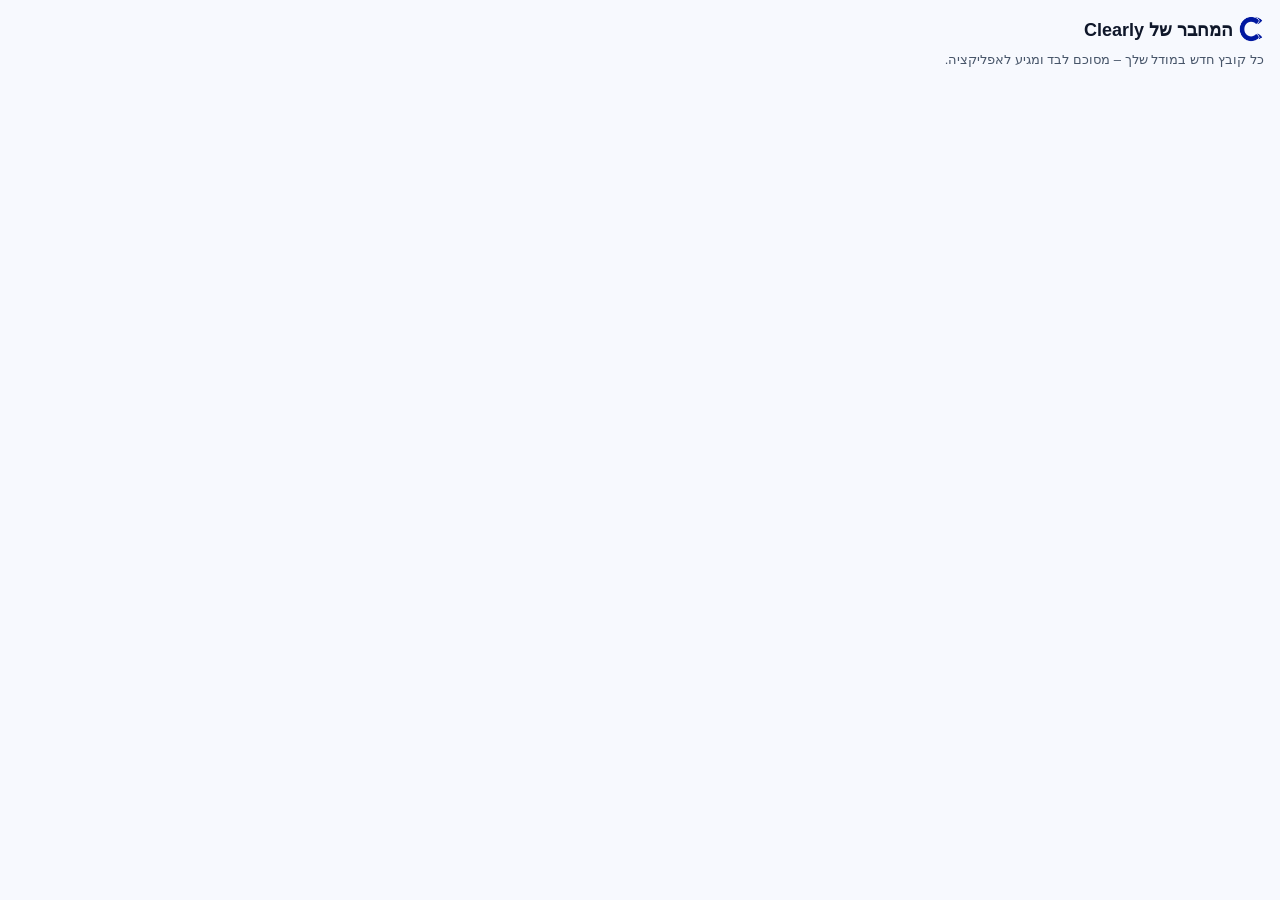
<file: extension/popup.html>
<!doctype html>
<html lang="he" dir="rtl">
<head>
<meta charset="utf-8">
<title>המחבר של Clearly</title>
<style>
  body { width: 340px; margin: 0; padding: 16px; font: 15px/1.5 "Segoe UI", Arial, sans-serif; color: #0F172A; background: #F7F9FE; }
  h1 { font-size: 18px; margin: 0 0 4px; }
  p { margin: 6px 0; }
  .muted { color: #475569; font-size: 13px; }
  label { display: grid; gap: 4px; margin: 8px 0; font-size: 14px; }
  [hidden] { display: none !important; }
  input, select { font: inherit; padding: 8px 10px; border: 1.5px solid #D5DEF2; border-radius: 10px; background: #fff; }
  button { font: inherit; font-weight: 700; padding: 10px 14px; border: 2px solid #0F172A; border-radius: 12px; background: #0017A0; color: #fff; cursor: pointer; width: 100%; margin-top: 8px; }
  button.ghost { background: #fff; color: #0F172A; }
  .box { background: #fff; border: 1.5px solid #D5DEF2; border-radius: 14px; padding: 12px; margin-top: 10px; }
  .err { color: #DC2626; }
  a { color: #0017A0; }
</style>
</head>
<body>
  <h1><img src="logo-mark.png" alt="" width="26" height="26" style="vertical-align:-6px"> המחבר של Clearly</h1>
  <p class="muted">כל קובץ חדש במודל שלך – מסוכם לבד ומגיע לאפליקציה.</p>

  <!-- מעבר לגרסה מהחנות (מתעדכנת לבד). מוצג רק בגרסה שהותקנה מקובץ, ורק כשבאתר יש קישור לחנות (latest.json → store) -->
  <section id="storeBox" class="box" hidden style="border-color:#0017A0">
    <b>⭐ גרסה שמתעדכנת לבד</b>
    <p class="muted" id="storeIntro">התוסף נמצא עכשיו בחנות של כרום. מתקינים משם פעם אחת – ומאז כל עדכון מגיע לבד, בלי להוריד קבצים. מה שכבר סוכם לא הולך לאיבוד.</p>
    <button id="storeGo">1. התקנה מהחנות של כרום</button>
    <p class="muted">בגרסה מהחנות מתחברים שוב פעם אחת ובוחרים את המודל. ואז:</p>
    <button class="ghost" id="storeRemoveOld">2. הסרת הגרסה הישנה (הזו)</button>
  </section>

  <section id="loginBox" class="box" hidden>
    <b>התחברות ל-Clearly</b>
    <p class="err" id="reloginMsg" role="alert" hidden></p>
    <label>מייל<input id="email" type="email" dir="ltr" autocomplete="email"></label>
    <label>סיסמה<input id="pass" type="password" autocomplete="current-password"></label>
    <button id="loginBtn">התחברות</button>
    <p class="muted">אותו מייל וסיסמה כמו באפליקציה.</p>
  </section>

  <section id="mainBox" hidden>
    <div class="box">
      <p>מחובר/ת: <b id="who" dir="ltr"></b></p>
      <label>המודל שלך<select id="moodle"></select></label>
      <label id="otherBox" hidden>כתובת המודל (מה שמופיע בשורת הכתובת)<input id="otherUrl" dir="ltr" placeholder="https://moodle.example.ac.il"></label>
      <button class="ghost" id="saveMoodle">שמירה</button>
      <p class="small" id="savedMsg" aria-live="polite"></p>
    </div>
    <div class="box">
      <p id="state">עוד לא נבדק</p>
      <p class="err" id="error"></p>
      <p class="small" id="portal"></p>
      <p class="muted" id="last"></p>
      <button id="syncBtn">🔄 בדיקה עכשיו</button>
      <button class="ghost" id="openMoodle">פתיחת המודל (להתחברות)</button>
    </div>
    <div class="box">
      <b>מערכת השעות של המוסד שלך לא מופיעה?</b>
      <p class="muted">פותחים בכרום את הדף שבו רואים את מערכת השעות, ולוחצים. הדף נשלח למפתח של Clearly כדי להוסיף תמיכה במוסד שלך. בלי סיסמאות.</p>
      <button class="ghost" id="sendPage">📤 שליחת הדף הפתוח למפתח</button>
      <section id="consent" hidden>
        <p><b>מה יישלח?</b></p>
        <p class="small">✅ <b>נשלחים:</b> רק הטקסט של הדף הפתוח עכשיו. הכתובת נשמרת בלי החלק של הפרמטרים.</p>
        <p class="small">🚫 <b>לא נשלחים:</b> סקריפטים, שדות סיסמה, שדות נסתרים ותמונות.</p>
        <p class="small">🔒 <b>בשרת:</b> אפשר רק להוסיף דף. אי אפשר לקרוא דפים (גם לא את שלך) ולא להתחזות למשתמש אחר. עד 10 דפים ביום לכל משתמש.</p>
        <p class="small">הדף עלול להכיל את השם שלך ואת מערכת השעות שלך.</p>
        <button id="confirmSend">אישור ושליחה</button>
        <button class="ghost" id="cancelSend">ביטול</button>
      </section>
      <p class="small" id="sendMsg" aria-live="polite"></p>
    </div>
    <p class="muted">🔒 התוסף לא רואה את הסיסמה שלך למודל. הוא בודק כל חצי שעה, כשכרום פתוח.</p>
    <button class="ghost" id="logoutBtn">התנתקות</button>
  </section>
  <script type="module" src="popup.js"></script>
</body>
</html>
</file>
<file: styles.css>
/* סיכומון AI – עיצוב: דף מחברת משובץ, כחול/סגול, מרקר צהוב. מותאם לאייפד קודם. */
:root {
  --bg: #F7F9FE; --paper: #FFFFFF; --grid: #E6ECF8; --ink: #0F172A; --ink-soft: #475569;
  --blue: #0017A0; --on-blue: #FFFFFF; --violet: #6D28D9; --marker: #FDE047; --pink: #DB2777;
  --red: #DC2626; --green: #16A34A; --line: #D5DEF2;
  --chip-ok: #166534; --chip-warn: #B91C1C;
  --font-display: "Rubik", "Arial Hebrew", "Segoe UI", sans-serif;
  --font-body: "Heebo", "Arial Hebrew", "Segoe UI", sans-serif;
  --font-mono: "JetBrains Mono", ui-monospace, Consolas, monospace;
  --radius: 18px;
  --tabbar-h: 68px;
  color-scheme: light;
}
@media (prefers-color-scheme: dark) {
  :root {
    --bg: #0B1120; --paper: #121b30; --grid: #17223a; --ink: #E7ECF7; --ink-soft: #A3B0C8;
    --blue: #7085FF; --on-blue: #0B1120; --violet: #A78BFA; --marker: #FACC15; --pink: #F472B6;
    --red: #F87171; --green: #4ADE80; --line: #26324d; --chip-ok: #4ADE80; --chip-warn: #F87171; color-scheme: dark;
  }
}
* { box-sizing: border-box; }
.vh { position: absolute; width: 1px; height: 1px; padding: 0; margin: -1px; overflow: hidden; clip: rect(0 0 0 0); white-space: nowrap; border: 0; }
html, body { height: 100%; }
body {
  margin: 0; background-color: var(--bg); color: var(--ink);
  background-image: linear-gradient(var(--grid) 1px, transparent 1px), linear-gradient(90deg, var(--grid) 1px, transparent 1px);
  background-size: 28px 28px; background-attachment: fixed;
  font: 400 17px/1.6 var(--font-body); -webkit-tap-highlight-color: transparent;
}
h1, h2, h3 { font-family: var(--font-display); line-height: 1.2; margin: 0; text-wrap: balance; }
p { margin: 0; }
a { color: var(--blue); }
button { font: inherit; color: inherit; }
:focus-visible { outline: 3px solid var(--blue); outline-offset: 3px; border-radius: 8px; }

/* מבנה: סרגל צד באייפד לרוחב, סרגל תחתון בטלפון/אייפד לאורך */
.app { display: grid; grid-template-columns: 240px 1fr; min-height: 100%; }
.side {
  position: sticky; top: 0; height: 100vh; height: 100dvh; background: var(--paper); border-left: 2px solid var(--ink);
  display: flex; flex-direction: column; gap: 24px;
  padding: calc(20px + env(safe-area-inset-top, 0px)) 16px calc(20px + env(safe-area-inset-bottom, 0px)) 16px;
}
.brand { display: flex; align-items: center; gap: 10px; text-decoration: none; color: var(--ink); font: 900 21px/1 var(--font-display); }
.brand svg, .brand img { width: 32px; height: 32px; }
/* במצב כהה: הלוגו בגוון הבהיר של הכחול (#7085FF), כדי שיראו אותו על רקע כהה */
:root[data-theme="dark"] img[src$="icons/logo-mark.png"] { content: url("icons/logo-mark-dark.png"); }
@media (prefers-color-scheme: dark) { :root:not([data-theme="light"]) img[src$="icons/logo-mark.png"] { content: url("icons/logo-mark-dark.png"); } }
.tabs { display: grid; gap: 6px; }
.tabs a {
  display: flex; align-items: center; gap: 12px; min-height: 48px; padding: 0 14px; border-radius: 12px;
  color: var(--ink-soft); text-decoration: none; font-weight: 700;
}
.tabs a svg { width: 24px; height: 24px; flex: none; }
.tabs a[aria-current="page"] { background: var(--blue); color: var(--on-blue); }
.tabs a.rec-tab { color: var(--red); }
.tabs a.rec-tab[aria-current="page"] { background: none; color: var(--red); }
.tabs .rec-dot { display: grid; place-items: center; width: 40px; height: 40px; margin-inline-start: -8px; border-radius: 50%; background: #DC2626; color: #fff; box-shadow: 2px 2px 0 var(--ink); flex: none; }
.tabs a.rec-tab .rec-dot svg { width: 22px; height: 22px; }
.tabs a.rec-tab[aria-current="page"] .rec-dot { box-shadow: 0 0 0 3px var(--paper), 0 0 0 5px #DC2626; }
.beta { margin-top: auto; font: 500 12px/1 var(--font-mono); color: var(--ink-soft); }
main {
  min-width: 0; outline: none;
  padding: calc(28px + env(safe-area-inset-top, 0px)) max(20px, env(safe-area-inset-right, 0px)) 48px max(20px, env(safe-area-inset-left, 0px));
}
.page { max-width: 900px; margin-inline: auto; display: grid; gap: 22px; }

@media (max-width: 820px) {
  .app { grid-template-columns: 1fr; }
  .side {
    position: fixed; inset: auto 0 0 0; height: auto; z-index: 20; border-left: 0; border-top: 2px solid var(--ink);
    padding: 6px max(8px, env(safe-area-inset-right, 0px)) calc(6px + env(safe-area-inset-bottom, 0px)) max(8px, env(safe-area-inset-left, 0px));
    flex-direction: row; gap: 0;
  }
  .brand, .beta { display: none; }
  .tabs { grid-auto-flow: column; grid-auto-columns: 1fr; width: 100%; gap: 2px; }
  .tabs a { flex-direction: column; justify-content: center; gap: 2px; min-height: 54px; padding: 4px; font-size: 12px; }
  .tabs a.rec-tab { justify-content: flex-end; }
  .tabs .rec-dot { width: 60px; height: 60px; margin: -30px 0 0; border: 3px solid var(--paper); box-shadow: 0 0 0 2px var(--ink), 2px 4px 0 2px var(--ink); }
  .tabs a.rec-tab .rec-dot svg { width: 30px; height: 30px; }
  main { padding-bottom: calc(var(--tabbar-h) + 32px + env(safe-area-inset-bottom, 0px)); }
}

/* רכיבים */
.card { background: var(--paper); border: 2px solid var(--ink); border-radius: var(--radius); padding: 22px; min-width: 0; }
.soft { background: var(--paper); border: 1.5px solid var(--line); border-radius: var(--radius); padding: 18px; min-width: 0; }
.eyebrow { font: 500 13px/1 var(--font-mono); letter-spacing: .06em; color: var(--pink); }
.muted { color: var(--ink-soft); }
.small { font-size: 14px; }
.row { display: flex; gap: 12px; flex-wrap: wrap; align-items: center; }
.grid2 { display: grid; grid-template-columns: repeat(2, minmax(0, 1fr)); gap: 16px; }
.grid3 { display: grid; grid-template-columns: repeat(3, minmax(0, 1fr)); gap: 16px; }
@media (max-width: 700px) { .grid2, .grid3 { grid-template-columns: 1fr; } }
.btn {
  display: inline-flex; align-items: center; justify-content: center; gap: 8px; min-height: 50px; padding: 0 22px;
  border: 2px solid var(--ink); border-radius: 14px; background: var(--blue); color: var(--on-blue);
  font: 700 17px/1 var(--font-display); cursor: pointer; text-decoration: none;
  box-shadow: 3px 3px 0 var(--ink); transition: transform .15s ease, box-shadow .15s ease;
}
.btn:active { transform: translate(2px, 2px); box-shadow: 1px 1px 0 var(--ink); }
.btn.ghost { background: var(--paper); color: var(--ink); }
.btn.danger { background: #DC2626; color: #fff; }
.btn:disabled { opacity: .5; cursor: not-allowed; }
.btn svg { width: 20px; height: 20px; }
.chip { display: inline-flex; align-items: center; gap: 6px; padding: 4px 10px; border-radius: 999px; background: var(--grid); font: 500 13px/1.2 var(--font-mono); color: var(--ink-soft); }
.chip.demo { background: var(--marker); color: #0F172A; }
.chip[aria-pressed="true"] { background: var(--blue); color: var(--on-blue); border-color: var(--blue); }
.chip.ok { background: color-mix(in srgb, var(--green) 18%, transparent); color: var(--chip-ok); }
.chip.warn { background: color-mix(in srgb, var(--red) 15%, transparent); color: var(--chip-warn); }
.mark { background: linear-gradient(transparent 55%, var(--marker) 55%, var(--marker) 92%, transparent 92%); color: inherit; }
.list { display: grid; gap: 10px; }
.item { display: flex; align-items: center; justify-content: space-between; gap: 12px; padding: 14px 16px; background: var(--paper); border: 1.5px solid var(--line); border-radius: 14px; text-decoration: none; color: var(--ink); min-height: 56px; }
.item:hover { border-color: var(--blue); }
.item .t { font-weight: 700; }

/* הקלטה */
.rec-stage { display: grid; justify-items: center; gap: 18px; text-align: center; padding-block: 12px; }
.clock { font: 500 clamp(44px, 9vw, 72px)/1 var(--font-mono); font-variant-numeric: tabular-nums; letter-spacing: .02em; }
.rec-btn {
  width: 148px; height: 148px; border-radius: 50%; border: 3px solid var(--ink); background: #DC2626; color: #fff;
  display: grid; place-items: center; cursor: pointer; box-shadow: 5px 5px 0 var(--ink); font: 700 18px/1.2 var(--font-display);
}
.rec-btn.on { background: var(--paper); color: var(--red); animation: pulse 1.6s ease-in-out infinite; }
.rec-btn svg { width: 46px; height: 46px; }
@keyframes pulse { 0%,100% { box-shadow: 5px 5px 0 var(--ink), 0 0 0 0 color-mix(in srgb, var(--red) 45%, transparent); } 50% { box-shadow: 5px 5px 0 var(--ink), 0 0 0 16px transparent; } }
.meter { width: min(420px, 100%); height: 14px; border-radius: 999px; background: var(--grid); border: 1.5px solid var(--line); overflow: hidden; }
.meter i { display: block; height: 100%; width: 0; background: var(--green); transition: width .08s linear; }
.stats { display: grid; grid-template-columns: repeat(4, minmax(0, 1fr)); gap: 10px; width: 100%; }
@media (max-width: 560px) { .stats { grid-template-columns: repeat(2, minmax(0, 1fr)); } }
.stat { background: var(--paper); border: 1.5px solid var(--line); border-radius: 12px; padding: 10px; text-align: center; }
.stat b { display: block; font: 700 20px/1.2 var(--font-mono); font-variant-numeric: tabular-nums; direction: ltr; unicode-bidi: isolate; }
.clock { direction: ltr; unicode-bidi: isolate; }
.app.bare .side { display: none; }
.app.bare { grid-template-columns: 1fr; }
.stat span { font-size: 13px; color: var(--ink-soft); }
.notice { border-right: 4px solid var(--marker); background: var(--paper); padding: 12px 14px; border-radius: 10px; font-size: 15px; }
.notice.alert { border-right-color: var(--red); }
select, textarea,
input:not([type]), input[type="text"], input[type="email"], input[type="password"], input[type="search"],
input[type="url"], input[type="tel"], input[type="number"], input[type="date"], input[type="time"] {
  width: 100%; min-height: 48px; border: 2px solid var(--line); border-radius: 12px; padding: 10px 12px;
  background: var(--paper); color: var(--ink); font: 400 17px var(--font-body);
}
select:focus, input:focus, textarea:focus { border-color: var(--blue); outline: none; }
select:focus-visible, input:focus-visible, textarea:focus-visible { box-shadow: 0 0 0 3px color-mix(in srgb, var(--blue) 45%, transparent); }
label.field { display: grid; gap: 6px; font-weight: 700; }
audio { width: 100%; }

/* שאלון / מבחן */
.options { display: grid; gap: 10px; }
.opt {
  display: flex; gap: 12px; align-items: center; min-height: 54px; padding: 12px 16px; text-align: right; width: 100%;
  border: 2px solid var(--line); border-radius: 14px; background: var(--paper); cursor: pointer; font-size: 17px;
}
.opt[aria-pressed="true"] { border-color: var(--blue); background: color-mix(in srgb, var(--blue) 10%, var(--paper)); }
.opt.correct { border-color: var(--green); background: color-mix(in srgb, var(--green) 12%, var(--paper)); }
.opt.wrong { border-color: var(--red); background: color-mix(in srgb, var(--red) 10%, var(--paper)); }
.progress { height: 8px; background: var(--grid); border-radius: 999px; overflow: hidden; }
.progress i { display: block; height: 100%; background: var(--blue); }

/* סיכום */
.summary h2 { font-size: 22px; margin-top: 8px; }
.summary h3 { font-size: 18px; margin-top: 6px; }
.summary ol, .summary ul { margin: 0; padding-inline-start: 22px; display: grid; gap: 6px; }
.summary table { border-collapse: collapse; width: 100%; font-size: 15px; }
.summary th, .summary td { border: 1.5px solid var(--line); padding: 8px 10px; text-align: right; vertical-align: top; }
.tablewrap { overflow-x: auto; }
.formula { font-family: var(--font-mono); direction: ltr; text-align: left; background: var(--grid); padding: 10px 12px; border-radius: 10px; font-size: 15px; }
.star { color: var(--pink); }

.toast {
  position: fixed; inset-inline: 16px; bottom: calc(var(--tabbar-h) + 20px + env(safe-area-inset-bottom, 0px)); z-index: 50;
  margin-inline: auto; max-width: 480px; background: var(--ink); color: var(--bg); padding: 14px 18px; border-radius: 14px; font-weight: 500; text-align: center;
}
@media (min-width: 821px) { .toast { bottom: 24px; } }
@media (prefers-reduced-motion: reduce) { * { animation: none !important; transition: none !important; } }

/* תוספות: שורת שמירה, טיפים, צעדי בדיקה, התקנה, משוב */
.saved-line { font-weight: 700; color: var(--green); min-height: 1.6em; }
.tips, .steps { margin: 8px 0 0; padding-inline-start: 22px; display: grid; gap: 6px; }
.steps { margin-top: 10px; }
.install { display: flex; gap: 12px; align-items: flex-start; justify-content: space-between; }
button.link { background: none; border: 0; padding: 4px 8px; color: var(--blue); font-weight: 700; cursor: pointer; flex: none; min-height: 44px; }
fieldset.fs { margin: 0; display: grid; gap: 10px; }
fieldset.fs legend { float: right; width: 100%; font: 700 18px/1.3 var(--font-display); padding: 0; margin-bottom: 4px; }
a, button, .opt, .item { touch-action: manipulation; }
.btn:hover { filter: brightness(1.06); }
.opt:hover { border-color: var(--blue); }
select { background-color: var(--paper); color: var(--ink); }
details summary { cursor: pointer; min-height: 44px; display: flex; align-items: center; gap: 8px; }
bdi { unicode-bidi: isolate; }

/* ---------- מחברות ---------- */
.folders { display: grid; grid-template-columns: repeat(auto-fill, minmax(190px, 1fr)); gap: 14px; }
.folder {
  position: relative; display: grid; gap: 6px; align-content: start; min-height: 132px; padding: 18px 16px 16px;
  background: var(--paper); border: 2px solid var(--ink); border-radius: 6px 16px 16px 16px; color: var(--ink); text-decoration: none;
  box-shadow: 3px 3px 0 var(--fc, var(--ink)); cursor: pointer; text-align: right; font: inherit;
}
.folder::before { content: ""; position: absolute; top: -2px; right: -2px; width: 46%; height: 10px; background: var(--fc, var(--line)); border-radius: 6px 6px 0 0; transform: translateY(-8px); border: 2px solid var(--ink); border-bottom: 0; }
.folder svg { width: 30px; height: 30px; color: var(--fc, var(--ink-soft)); }
.folder b { font: 700 18px/1.25 var(--font-display); overflow-wrap: anywhere; }
.folder.add { border-style: dashed; box-shadow: none; color: var(--ink-soft); place-content: center; justify-items: center; }
.folder:hover { transform: translate(-1px, -1px); }
.chips { display: flex; gap: 6px; flex-wrap: wrap; justify-content: flex-end; }
.chip svg { width: 14px; height: 14px; }

/* דף שיעור */
.lesson-head { display: grid; gap: 4px; }
.title-input { border: 0 !important; border-bottom: 2px dashed var(--line) !important; border-radius: 0 !important; padding: 4px 0 !important; font: 900 clamp(24px, 4vw, 32px)/1.2 var(--font-display) !important; background: transparent !important; }
.title-input:focus { border-bottom-color: var(--blue) !important; }
.seg { display: inline-flex; border: 2px solid var(--ink); border-radius: 14px; overflow: hidden; background: var(--paper); }
.seg button { display: inline-flex; align-items: center; gap: 6px; min-height: 44px; padding: 0 14px; border: 0; background: none; cursor: pointer; font-weight: 700; }
.seg button svg { width: 18px; height: 18px; }
.seg button[aria-selected="true"] { background: var(--ink); color: var(--bg); }
.small-btn { min-height: 44px; padding: 0 14px; font-size: 15px; box-shadow: 2px 2px 0 var(--ink); }
.btn.live { background: #DC2626; color: #fff; animation: pulse 1.6s ease-in-out infinite; }

.toolbar {
  position: sticky; top: calc(8px + env(safe-area-inset-top, 0px)); z-index: 15; display: flex; flex-wrap: wrap; gap: 6px; justify-content: center;
  padding: 6px; margin-bottom: 14px; background: var(--paper); border: 2px solid var(--ink); border-radius: 16px; box-shadow: 3px 3px 0 var(--ink);
}
.tgroup { display: flex; gap: 2px; align-items: center; padding: 0 4px; }
.tgroup + .tgroup { border-inline-start: 1.5px solid var(--line); }
.tool { width: 44px; height: 44px; display: grid; place-items: center; border: 0; border-radius: 10px; background: none; cursor: pointer; color: var(--ink); }
.tool svg { width: 22px; height: 22px; }
.tool[aria-pressed="true"] { background: var(--blue); color: var(--on-blue); }
.tool:disabled { opacity: .3; cursor: default; }
.tool.swatch i { width: 24px; height: 24px; border-radius: 50%; border: 2px solid var(--line); }
.tool.swatch[aria-pressed="true"] { background: var(--grid); }
.tool.swatch[aria-pressed="true"] i { border-color: var(--ink); box-shadow: 0 0 0 2px var(--paper), 0 0 0 4px var(--ink); }
.tool.size i { border-radius: 50%; background: currentColor; }

.sheets { display: grid; gap: 18px; }
.sheet {
  position: relative; width: 100%; aspect-ratio: 1000 / 1400; background-color: #fff; border: 1.5px solid var(--line); border-radius: 6px;
  box-shadow: 0 1px 0 var(--line), 0 6px 18px rgba(15, 23, 42, .06); overflow: hidden;
  -webkit-user-select: none; user-select: none; -webkit-touch-callout: none;
}
.sheet.bg-lines { background-image: linear-gradient(transparent calc(100% - 1px), #D5DEF2 0); background-size: 100% calc(100% / 40); background-position: 0 calc(100% / 40 * 2 - 1px); }
.sheet.bg-grid { background-image: linear-gradient(transparent calc(100% - 1px), #D5DEF2 0), linear-gradient(90deg, transparent calc(100% - 1px), #D5DEF2 0); background-size: 3.5% calc(100% / 40); }
.pimg { position: absolute; overflow: hidden; pointer-events: none; }
.pimg img { position: absolute; max-width: none; height: auto; display: block; pointer-events: none; }
.imgsel { position: absolute; z-index: 4; border: 2px solid #0017A0; touch-action: none; cursor: move; }
.imgsel.locked { pointer-events: none; border-style: dashed; }
.imgsel.cropping { border-width: 3px; border-color: #F97316; }
.imgsel .ghost { position: absolute; opacity: .38; max-width: none; pointer-events: none; }
.imgsel .hd { position: absolute; width: 22px; height: 22px; margin: -11px 0 0 -11px; background: #fff; border: 2.5px solid #0017A0; border-radius: 50%; box-shadow: 0 1px 4px rgba(0,0,0,.3); touch-action: none; }
.imgsel .hd::after { content: ""; position: absolute; inset: -14px; }
.imgsel.cropping .hd { border-radius: 4px; border-color: #F97316; }
.hd-tl { left: 0; top: 0; cursor: nwse-resize; } .hd-tr { left: 100%; top: 0; cursor: nesw-resize; } .hd-bl { left: 0; top: 100%; cursor: nesw-resize; } .hd-br { left: 100%; top: 100%; cursor: nwse-resize; }
.hd-t { left: 50%; top: 0; cursor: ns-resize; } .hd-b { left: 50%; top: 100%; cursor: ns-resize; } .hd-l { left: 0; top: 50%; cursor: ew-resize; } .hd-r { left: 100%; top: 50%; cursor: ew-resize; }
.hd-rot { left: 50%; top: -34px; background: #0017A0; cursor: grab; }
.hd-rot::before { content: ""; position: absolute; left: 50%; top: 100%; width: 2px; height: 22px; margin-left: -1px; background: #0017A0; }
.immenu { position: absolute; z-index: 6; display: flex; gap: 2px; padding: 4px; background: #1F2937; border-radius: 14px; box-shadow: 0 6px 20px rgba(0,0,0,.3); transform: translateX(-50%); white-space: nowrap; }
.immenu button { border: 0; background: none; color: #fff; font: 600 14px/1 var(--font-body); min-height: 40px; padding: 0 12px; border-radius: 10px; cursor: pointer; }
.immenu button:hover, .immenu button:active { background: rgba(255,255,255,.16); }
.sheet canvas { position: absolute; inset: 0; width: 100%; height: 100%; }
.sheet canvas.live { touch-action: none; cursor: crosshair; }
.pno { position: absolute; bottom: 8px; left: 12px; font: 500 12px/1 var(--font-mono); color: #94A3B8; pointer-events: none; }
.note-text { min-height: 320px; resize: none; font-size: 18px; line-height: 1.7; background-image: linear-gradient(transparent calc(1.7em - 1px), var(--grid) 0); background-size: 100% 1.7em; background-attachment: local; }
label.btn input[type=file] { display: none; }
@media (max-width: 600px) {
  .toolbar { flex-wrap: nowrap; justify-content: flex-start; overflow-x: auto; scrollbar-width: none; padding: 4px; gap: 0; }
  .toolbar::-webkit-scrollbar { display: none; }
  .tool { width: 40px; height: 40px; flex: none; }
  .tgroup { flex: none; padding: 0 2px; }
}
.page > * { min-width: 0; }
.toolbar { max-width: 100%; }
main:focus-visible { outline: none; }

/* ---------- סיכומים מיובאים, מבחנים, מסך מלא ---------- */
.md-body { display: grid; gap: 10px; line-height: 1.7; }
.md-body h2 { font-size: 21px; margin-top: 14px; padding-top: 12px; border-top: 1.5px dashed var(--line); }
.md-body h2:first-child { margin-top: 0; padding-top: 0; border-top: 0; }
.md-body h3 { font-size: 18px; margin-top: 6px; }
.md-body p, .md-body ul, .md-body ol { margin: 0; }
.md-body ul, .md-body ol { padding-inline-start: 22px; display: grid; gap: 4px; }
.md-body blockquote { margin: 0; padding: 10px 14px; border-right: 4px solid var(--marker); background: var(--grid); border-radius: 10px; font-size: 15px; }
.md-body table { border-collapse: collapse; width: 100%; font-size: 15px; }
.md-body th, .md-body td { border: 1.5px solid var(--line); padding: 8px 10px; text-align: right; vertical-align: top; }
.md-body th { background: var(--grid); }
.md-body code { font-family: var(--font-mono); font-size: .92em; background: var(--grid); padding: 1px 6px; border-radius: 6px; direction: ltr; unicode-bidi: isolate; }
.md-body pre { background: var(--grid); padding: 12px; border-radius: 10px; overflow-x: auto; margin: 0; }
.md-body pre code { background: none; padding: 0; direction: rtl; white-space: pre; }
.quiz-row { gap: 8px; }
.score { font: 700 18px/1 var(--font-mono); color: var(--ink-soft); }
.score.full { color: var(--green); }
.danger-text { color: var(--red) !important; }
button.link svg { width: 20px; height: 20px; }
.opt-edit { display: flex; align-items: center; gap: 10px; }
.opt-edit input[type=radio] { width: 22px; height: 22px; flex: none; accent-color: var(--green); }
.show-phone { display: none; }
#fullExit { display: none; }
body.focus .side, body.focus .lesson > a, body.focus .lesson-head, body.focus .lesson > .row, body.focus #lrecs, body.focus #ldel { display: none !important; }
body.focus .app { grid-template-columns: 1fr; }
body.focus main { padding: calc(8px + env(safe-area-inset-top, 0px)) max(8px, env(safe-area-inset-right, 0px)) 24px max(8px, env(safe-area-inset-left, 0px)); }
body.focus .page { max-width: none; gap: 10px; }
body.focus #fullExit { display: grid; background: var(--ink); color: var(--bg); }
@media (max-width: 820px) {
  .side .hide-phone { display: none; }
  .show-phone { display: grid; }
}
.chip.new { background: var(--pink); color: #fff; font-weight: 700; }
.msec { border-top: 1.5px dashed var(--line); padding-top: 8px; margin-top: 8px; }
.msec summary { min-height: 40px; }
.pair-cta { border: 2px dashed var(--blue); }

.pen-pad { height: 140px; border: 2px dashed var(--line); border-radius: 14px; background: var(--paper); touch-action: none; margin-top: 8px; }

/* ---------- מחשב: כל האפליקציה קטנה ב-10% (כמו זום 90% בדפדפן) ----------
   רק במחשב עם עכבר ומסך רחב. טלפון ואייפד (גם עם מקלדת) לא משתנים. ההגדרה "גודל טקסט" בנגישות ממשיכה לעבוד מעל זה */
@media (min-width: 1025px) and (hover: hover) and (pointer: fine) {
  html { zoom: .9; }
  #pdfHold { zoom: 1.111111; }   /* ייצוא ה-PDF נמדד בגודל מלא – מבטלים לו את ההקטנה */
  /* גובה מסך מלא (100dvh) מוקטן גם הוא ב-10% – מחזירים אותו לגובה המסך האמיתי */
  .side { height: calc(100dvh / .9); }
  .nb-side { max-height: calc(100dvh / .9 - 40px); }
  .reels, .reel { height: calc(100dvh / .9 - 60px); }
}

/* ---------- מחברות בסגנון Notability ---------- */
.nb { display: grid; grid-template-columns: 250px 1fr; gap: 22px; max-width: 1200px; margin-inline: auto; align-items: start; }
.nb-side { position: sticky; top: calc(12px + env(safe-area-inset-top, 0px)); display: grid; gap: 4px; background: var(--paper); border: 1.5px solid var(--line); border-radius: 18px; padding: 12px; max-height: calc(100dvh - 40px); overflow-y: auto; }
.nb-search { display: flex; align-items: center; gap: 8px; background: var(--grid); border-radius: 12px; padding: 0 10px; margin-bottom: 6px; }
.nb-search svg { width: 18px; height: 18px; color: var(--ink-soft); flex: none; }
.nb-search input { border: 0 !important; background: transparent !important; min-height: 42px; padding: 0 !important; font-size: 16px; }
.nb-h { display: flex; justify-content: space-between; align-items: center; padding: 10px 8px 2px; font-size: 13px; color: var(--ink-soft); font-weight: 700; }
.nb-f { display: flex; align-items: center; gap: 10px; min-height: 44px; padding: 6px 10px; border-radius: 12px; color: var(--ink); text-decoration: none; }
.nb-f i { width: 12px; height: 12px; border-radius: 50%; flex: none; }
.nb-f span:not(.chip) { flex: 1; min-width: 0; overflow: hidden; text-overflow: ellipsis; white-space: nowrap; }
.nb-f b { font: 500 13px/1 var(--font-mono); color: var(--ink-soft); }
.nb-f:hover { background: var(--grid); }
.nb-f.on { background: color-mix(in srgb, var(--blue) 12%, var(--paper)); font-weight: 700; }
.nb-main { display: grid; gap: 18px; min-width: 0; }
.cards { display: grid; grid-template-columns: repeat(auto-fill, minmax(170px, 1fr)); gap: 18px; }
.ncard { display: grid; gap: 6px; text-decoration: none; color: var(--ink); min-width: 0; }
.ncard[hidden] { display: none; }
.ncard .thumb { position: relative; aspect-ratio: 1000 / 1400; background: #fff; border: 1.5px solid var(--line); border-radius: 14px; overflow: hidden; box-shadow: 0 4px 14px rgba(15,23,42,.08); }
.ncard .thumb img { width: 100%; height: 100%; object-fit: cover; object-position: top; display: block; }
.ncard .thumb .snip { display: block; padding: 10px; font-size: 11px; line-height: 1.5; color: #475569; overflow: hidden; height: 100%; }
.ncard .rec-dot { position: absolute; top: 8px; left: 8px; width: 26px; height: 26px; border-radius: 50%; background: var(--red); color: #fff; display: grid; place-items: center; }
.ncard .rec-dot svg { width: 15px; height: 15px; }
.ncard b { font-size: 15px; overflow: hidden; text-overflow: ellipsis; white-space: nowrap; }
.ncard:hover .thumb { border-color: var(--blue); }
@media (max-width: 820px) {
  .nb { grid-template-columns: 1fr; gap: 14px; }
  .nb-side { position: static; display: flex; overflow-x: auto; max-height: none; padding: 8px; gap: 6px; scrollbar-width: none; }
  .nb-side::-webkit-scrollbar { display: none; }
  .nb-search { min-width: 150px; margin: 0; }
  .nb-h { display: none; }
  .nb-f { flex: none; border: 1.5px solid var(--line); }
  .cards { grid-template-columns: repeat(auto-fill, minmax(140px, 1fr)); gap: 14px; }
}

/* ---------- מחיקה ומערכת שעות ---------- */
.ncard { position: relative; }
.card-del, .folder-del { display: none; }
.nb.editing .card-del { display: grid; position: absolute; top: -8px; right: -8px; z-index: 2; width: 34px; height: 34px; border-radius: 50%; border: 2px solid #fff; background: var(--red); color: #fff; place-items: center; cursor: pointer; box-shadow: 0 2px 8px rgba(0,0,0,.2); }
.nb.editing .card-del svg { width: 17px; height: 17px; }
.nb.editing .ncard .thumb { animation: wiggle .3s ease-in-out infinite alternate; }
@keyframes wiggle { from { transform: rotate(-.6deg); } to { transform: rotate(.6deg); } }
.nb.editing .folder-del { display: grid; place-items: center; width: 32px; height: 32px; border: 0; border-radius: 8px; background: color-mix(in srgb, var(--red) 12%, transparent); color: var(--red); cursor: pointer; flex: none; }
.nb.editing .folder-del svg { width: 16px; height: 16px; }
.nb.editing .nb-f b { display: none; }
.rec-row { display: flex; gap: 8px; align-items: center; }
.rec-row .item { flex: 1; min-width: 0; }
.del-rec { color: var(--red); }
.tt-row { display: flex; flex-wrap: wrap; gap: 8px; align-items: center; background: var(--paper); border: 1.5px solid var(--line); border-radius: 14px; padding: 10px; }
.tt-row select, .tt-row input { width: auto; min-height: 44px; }
.tt-row .tt-course { flex: 1; min-width: 160px; }
.tt-row input[type=time] { direction: ltr; }
.tt-del { color: var(--red); }
button.tt-del, button.del-rec { color: var(--red); }

/* ---------- מבחנים, כוכבים ורילס ---------- */
.cd { display: inline-flex; align-items: center; gap: 4px; padding: 4px 10px; border-radius: 999px; font-size: 13px; font-weight: 700; background: var(--grid); color: var(--ink-soft); white-space: nowrap; }
.cd.warm { background: color-mix(in srgb, var(--marker) 55%, transparent); color: #713f12; }
.cd.hot { background: var(--red); color: #fff; }
.cd-row { display: flex; gap: 6px; flex-wrap: wrap; margin-top: 6px; text-decoration: none; }
.star-btn { background: var(--marker); color: #0F172A; font-size: 19px; min-height: 56px; padding: 0 28px; }
.star-card { background: color-mix(in srgb, var(--marker) 35%, var(--paper)); text-decoration: none; color: inherit; }
:root[data-theme="dark"] .star-card { background: color-mix(in srgb, var(--marker) 16%, var(--paper)); }
@media (prefers-color-scheme: dark) { :root:not([data-theme="light"]) .star-card { background: color-mix(in srgb, var(--marker) 16%, var(--paper)); } }
.grid2 > a.card { text-decoration: none; color: inherit; display: grid; gap: 4px; }
.card-t { font: 700 17px/1.3 var(--font-display); }
select.need { border-color: var(--red); box-shadow: 0 0 0 3px color-mix(in srgb, var(--red) 30%, transparent); }
.big-steps { display: grid; gap: 14px; padding-inline-start: 22px; }
.big-steps li { line-height: 1.6; }
.slide-cta { display: flex; gap: 10px; align-items: center; justify-content: space-between; flex-wrap: wrap; margin-bottom: 10px; }
.day-extra { gap: 6px 14px; flex-wrap: wrap; padding: 2px 14px 10px; color: var(--ink-soft); }
.day-extra a { font-weight: 700; }
.focus-c { display: grid; gap: 10px; }
.focus-s ul { margin: 6px 0 0; padding-inline-start: 22px; display: grid; gap: 6px; }
.pe-row { display: flex; gap: 8px; align-items: center; }
.pe-row .item { flex: 1; min-width: 0; }
.pe-done { width: 34px; height: 34px; flex: none; border-radius: 10px; border: 2px solid var(--line); background: var(--paper); color: #fff; font-weight: 900; cursor: pointer; }
.pe-done.on { background: var(--green); border-color: var(--green); }
.modal { position: fixed; inset: 0; z-index: 100; background: rgba(15,23,42,.55); display: grid; place-items: center; padding: 20px; }
.modal .card { max-width: 440px; display: grid; gap: 12px; }
.reels { height: calc(100dvh - 60px); overflow-y: auto; scroll-snap-type: y mandatory; margin: -28px -20px -48px; }
.reel { height: calc(100dvh - 60px); scroll-snap-align: start; display: grid; place-items: center; padding: 20px; background: linear-gradient(160deg, #1e1b4b, #0f172a 60%, #312e81); color: #fff; }
.reel-card { max-width: 460px; width: 100%; display: grid; gap: 14px; text-align: center; }
.reel-card h2 { font-size: 30px; }
.reel-card .muted, .reel-card .eyebrow { color: #c7d2fe; }
.bars { display: flex; gap: 4px; justify-content: center; align-items: end; height: 70px; }
.bars i { width: 8px; height: 20%; border-radius: 4px; background: #a5b4fc; }
.reel.playing .bars i { animation: bar 0.9s ease-in-out infinite alternate; }
.reel.playing .bars i:nth-child(3n) { animation-delay: .2s; } .reel.playing .bars i:nth-child(4n) { animation-delay: .45s; } .reel.playing .bars i:nth-child(5n) { animation-delay: .7s; }
@keyframes bar { from { height: 15%; } to { height: 100%; } }
.reel-prog { height: 6px; background: rgba(255,255,255,.2); border-radius: 999px; overflow: hidden; }
.reel-prog i { display: block; height: 100%; width: 0; background: var(--marker); }
@media (max-width: 820px) { .reels, .reel { height: calc(100dvh - var(--tabbar-h) - 20px); } }

/* ---------- הגשה 2: כלים, מסך מפוצל, כרטיסיות, התקדמות ---------- */
label.tool { cursor: pointer; }
.sel-del { color: var(--red) !important; background: color-mix(in srgb, var(--red) 12%, transparent) !important; }
body.split main { padding-inline-end: calc(42vw + 24px); }
.split-pane { position: fixed; z-index: 30; inset-block: 0; inset-inline-end: 0; width: 42vw; background: var(--paper); border-inline-start: 2px solid var(--ink); padding: calc(12px + env(safe-area-inset-top, 0px)) 14px 20px; overflow-y: auto; display: grid; align-content: start; gap: 12px; }
@media (max-width: 820px) {
  body.split main { padding-inline-end: 20px; padding-bottom: 52vh; }
  .split-pane { inset: auto 0 calc(var(--tabbar-h) + env(safe-area-inset-bottom, 0px)) 0; width: auto; height: 46vh; border-inline-start: 0; border-top: 2px solid var(--ink); }
}
.chips-row { display: flex; gap: 8px; overflow-x: auto; scrollbar-width: none; padding-bottom: 2px; }
.chip-btn { flex: none; padding: 8px 14px; border-radius: 999px; border: 1.5px solid var(--line); background: var(--paper); color: var(--ink); text-decoration: none; font-weight: 700; font-size: 14px; }
.chip-btn.on { background: var(--ink); color: var(--bg); border-color: var(--ink); }
.flash { min-height: 300px; width: 100%; display: grid; place-items: center; gap: 14px; padding: 28px; text-align: center; border: 2px solid var(--ink); border-radius: 22px; background: var(--paper); box-shadow: 5px 5px 0 var(--ink); cursor: pointer; font: 700 clamp(22px, 3.5vw, 30px)/1.4 var(--font-display); color: var(--ink); }
.flash .fb { font: 500 19px/1.6 var(--font-body); color: var(--ink); border-top: 2px dashed var(--line); padding-top: 14px; }
.flash.flipped { background: color-mix(in srgb, var(--marker) 22%, var(--paper)); }
.streak { font-size: .55em; vertical-align: middle; background: color-mix(in srgb, #f97316 18%, transparent); color: #c2410c; padding: 4px 10px; border-radius: 999px; }
.prog-row { display: flex; justify-content: space-between; align-items: center; gap: 14px; flex-wrap: wrap; }
.prog-side { display: flex; align-items: center; gap: 12px; }
.spark { width: 180px; height: 48px; }
[hidden] { display: none !important; }

/* ---------- AI, יומן והודעות ---------- */
.chat { display: grid; gap: 12px; }
.chat-log { display: grid; gap: 10px; }
.bubble { padding: 12px 14px; border-radius: 16px; max-width: 92%; line-height: 1.65; }
.bubble.me { justify-self: start; background: var(--blue); color: var(--on-blue); border-bottom-right-radius: 4px; white-space: pre-wrap; }
.bubble.bot { justify-self: end; background: var(--grid); border-bottom-left-radius: 4px; }
.bubble.bot p, .bubble.bot ul, .bubble.bot ol { margin: 0 0 6px; } .bubble.bot ul, .bubble.bot ol { padding-inline-start: 20px; } .bubble.bot h4 { margin: 4px 0; font-size: 16px; }
.bubble .err { color: var(--red); }
.typing { color: var(--ink-soft); animation: pulse-t 1s ease-in-out infinite alternate; } @keyframes pulse-t { from { opacity: .4; } to { opacity: 1; } }
.chat-form { display: flex; gap: 8px; align-items: flex-end; } .chat-form textarea { flex: 1; min-height: 52px; resize: none; }
.explain-box { border: 1.5px solid var(--violet); border-radius: 14px; padding: 10px 14px; margin: 6px 0 14px; background: var(--paper); font-size: 16px; }
.explain-head { display: flex; justify-content: space-between; align-items: center; color: var(--violet); margin-bottom: 4px; }
.explain-x { font-size: 18px; }
.explain-btn { font: 600 13px var(--font-body); border: 1.5px solid var(--line); background: var(--paper); color: var(--violet); border-radius: 999px; padding: 3px 10px; cursor: pointer; vertical-align: middle; }
.sel-bar { position: fixed; z-index: 60; inset-inline: 0; bottom: calc(var(--tabbar-h) + 18px + env(safe-area-inset-bottom, 0px)); margin-inline: auto; width: max-content; display: flex; gap: 8px; padding: 8px; background: var(--paper); border: 2px solid var(--ink); border-radius: 16px; box-shadow: 4px 4px 0 var(--ink); }
@media (min-width: 821px) { .sel-bar { bottom: 24px; } }
.bell { position: relative; }
.bell-n { position: absolute; top: 2px; left: 2px; min-width: 18px; height: 18px; padding: 0 4px; border-radius: 999px; background: var(--red); color: #fff; font: 700 11px/18px var(--font-body); text-align: center; }
.msg.unread { border-color: var(--blue); background: color-mix(in srgb, var(--blue) 6%, var(--paper)); }
.msg.unread .t::after { content: " ●"; color: var(--blue); }
.micon { font-size: 22px; flex: none; }
.legend { display: flex; gap: 14px; flex-wrap: wrap; font-size: 14px; color: var(--ink-soft); }
.legend span { display: inline-flex; align-items: center; gap: 6px; }
.ev.lesson { --c: #86EFAC; --t: #14532d; } .ev.deadline { --c: #FB923C; --t: #fff; } .ev.exam { --c: #EF4444; --t: #fff; }
i.ev { display: inline-block; width: 12px; height: 12px; border-radius: 4px; background: var(--c); }
.cal { display: grid; grid-template-columns: repeat(7, minmax(0, 1fr)); gap: 4px; }
.cal-h { text-align: center; font-weight: 700; color: var(--ink-soft); font-size: 13px; padding: 4px 0; }
.cal-d { min-height: 104px; display: flex; flex-direction: column; gap: 3px; align-items: stretch; padding: 5px; background: var(--paper); border: 1.5px solid var(--line); border-radius: 10px; cursor: pointer; text-align: right; font: inherit; color: var(--ink); min-width: 0; }
.cal-d .n { font: 700 13px var(--font-mono); }
.cal-d.out { opacity: .45; }
.cal-d.today { border-color: var(--blue); box-shadow: inset 0 0 0 1.5px var(--blue); } .cal-d.today .n { color: var(--blue); }
.cal-d.sel { background: color-mix(in srgb, var(--blue) 8%, var(--paper)); }
.cal-d .evs { display: grid; gap: 2px; min-width: 0; }
.cal-d span.ev { display: block; background: var(--c); color: var(--t); border-radius: 5px; padding: 1px 5px; font-size: 11px; line-height: 1.5; overflow: hidden; text-overflow: ellipsis; white-space: nowrap; }
.cal-d span.ev.done { opacity: .5; text-decoration: line-through; }
.cal-d .more { font-size: 11px; color: var(--ink-soft); }
.cal-d .dots { display: none; gap: 3px; flex-wrap: wrap; } .cal-d .dots i.ev { width: 7px; height: 7px; border-radius: 50%; }
@media (max-width: 700px) {
  .cal-d { min-height: 54px; align-items: center; } .cal-d .evs { display: none; } .cal-d .dots { display: flex; justify-content: center; }
}

/* ---------- כלים: הקראה, סימולציה, ציונים, חיפוש, שאלות ---------- */
.reader { gap: 8px; }
.md-body .reading { background: color-mix(in srgb, var(--marker) 40%, transparent); border-radius: 8px; box-shadow: 0 0 0 6px color-mix(in srgb, var(--marker) 40%, transparent); }
.sim-clock { font: 700 20px var(--font-mono); } .sim-clock.hot { color: var(--red); }
.sim-nav { display: flex; flex-wrap: wrap; gap: 6px; }
.sim-dot { width: 38px; height: 38px; border-radius: 10px; border: 1.5px solid var(--line); background: var(--paper); font: 700 14px var(--font-mono); cursor: pointer; color: var(--ink); }
.sim-dot.done { background: color-mix(in srgb, var(--blue) 15%, var(--paper)); border-color: var(--blue); }
.sim-dot.cur { outline: 2px solid var(--ink); }
.gr-row { display: flex; gap: 6px; align-items: center; margin-top: 6px; flex-wrap: wrap; }
.gr-row input { width: auto; min-height: 44px; } .gr-row .gr-n { flex: 1; min-width: 140px; } .gr-row .gr-w, .gr-row .gr-g { width: 110px; }
.gr-card label input { min-height: 38px; padding: 4px 8px; display: inline-block; }
mark { background: var(--marker); color: #0F172A; border-radius: 3px; padding: 0 2px; }
.tq.done b { text-decoration: line-through; opacity: .6; }
.tq-ans { margin-top: 8px; min-height: 60px; }
/* הדפסה / PDF: רק הסיכום, נקי וצפוף */
@media print {
  .side, .tabs, .reader, #chat, .explain-btn, .explain-box, .sel-bar, .toast, .page > a.small, .btn, .row .chip { display: none !important; }
  .app { display: block !important; } main { padding: 0 !important; } body { background: #fff !important; }
  .md-body { border: 0 !important; box-shadow: none !important; padding: 0 !important; font-size: 12px; line-height: 1.45; column-count: 2; column-gap: 22px; }
  .md-body h2 { break-after: avoid; font-size: 15px; } .md-body table { break-inside: avoid; font-size: 11px; }
  h1 { font-size: 20px !important; }
}

/* ---------- פודקאסטים ---------- */
.pod { display: flex; align-items: center; gap: 12px; padding: 12px 14px; background: color-mix(in srgb, var(--violet) 8%, var(--paper)); border: 1.5px solid color-mix(in srgb, var(--violet) 35%, var(--line)); border-radius: 14px; }
.pod-play { width: 46px; height: 46px; flex: none; border-radius: 50%; border: 0; background: var(--violet); color: #fff; font-size: 18px; cursor: pointer; }
.pod-strip { display: grid; gap: 8px; }
.pod-bar { position: fixed; z-index: 70; inset-inline: 12px; bottom: calc(var(--tabbar-h) + 14px + env(safe-area-inset-bottom, 0px)); display: flex; align-items: center; gap: 8px; padding: 8px 12px; background: var(--paper); border: 2px solid var(--violet); border-radius: 16px; box-shadow: 0 8px 24px rgba(0,0,0,.18); }
.pod-bar .t { font-weight: 700; font-size: 14px; white-space: nowrap; overflow: hidden; text-overflow: ellipsis; max-width: 30%; }
.pod-bar audio { flex: 1; min-width: 0; height: 40px; }
.pod-bar select { width: auto; min-height: 36px; padding: 2px 6px; }
@media (min-width: 821px) { .pod-bar { bottom: 18px; inset-inline-start: 264px; } }
.pod-script { display: grid; gap: 6px; margin-top: 8px; font-size: 15px; }

.brief-card { max-width: 520px !important; max-height: 85dvh; overflow-y: auto; }
.brief-card .md-body { border: 0; padding: 0; }
.pod-chip { background: color-mix(in srgb, var(--violet) 15%, transparent); color: var(--violet); cursor: pointer; font-weight: 700; }
.page .grid2:has(> a.card + a.card + a.card) { grid-template-columns: repeat(3, minmax(0, 1fr)); }
@media (max-width: 700px) { .page .grid2:has(> a.card + a.card + a.card) { grid-template-columns: 1fr; } }

/* ---------- חברים (עיצוב לדוגמה) ---------- */
.snav { display: flex; gap: 6px; overflow-x: auto; padding-bottom: 2px; scrollbar-width: none; }
.snav a { flex: none; padding: 8px 14px; border-radius: 999px; border: 1.5px solid var(--line); background: var(--paper); color: var(--ink); text-decoration: none; font-weight: 600; font-size: 15px; }
.snav a[aria-current] { background: var(--ink); color: var(--paper); border-color: var(--ink); }
.av { width: 40px; height: 40px; flex: none; border-radius: 50%; display: grid; place-items: center; color: #fff; font: 700 17px/1 var(--font-display); }
.av.big { width: 64px; height: 64px; font-size: 26px; box-shadow: 0 0 0 3px var(--paper), 0 0 0 5px var(--pink); }
.stories { display: flex; gap: 14px; overflow-x: auto; padding: 6px 2px; }
.story { display: grid; justify-items: center; gap: 4px; width: 84px; flex: none; text-align: center; color: var(--ink); text-decoration: none; line-height: 1.25; }
.feed { display: grid; gap: 14px; }
.post { background: var(--paper); border: 1.5px solid var(--line); border-radius: var(--radius); padding: 16px; display: grid; gap: 8px; min-width: 0; }
.post.sponsored { border-style: dashed; }
.post-h { display: flex; gap: 10px; align-items: center; }
.post-h a { color: inherit; }
.post h3 { font-size: 18px; }
.post-a { display: flex; flex-wrap: wrap; gap: 4px; border-top: 1px solid var(--line); padding-top: 8px; }
.post-a button { border: 0; background: none; padding: 8px 10px; min-height: 40px; border-radius: 10px; cursor: pointer; font-size: 15px; }
.post-a button:hover { background: var(--grid); }
.post-c { display: grid; gap: 6px; }
.bday { display: flex; flex-wrap: wrap; align-items: center; justify-content: space-between; gap: 10px; padding: 12px 16px; border-radius: 14px; background: color-mix(in srgb, var(--marker) 35%, var(--paper)); border: 1.5px solid var(--marker); }
.vis { border: 1.5px solid var(--line); border-radius: 12px; padding: 8px 12px; display: grid; gap: 6px; margin: 0; }
.vis label { display: flex; align-items: center; gap: 8px; }
.vis input { width: auto; }
.prof { display: grid; gap: 12px; }
.modal .card { max-height: 88dvh; overflow-y: auto; }

/* ---------- v20: חזרה, עוזר AI, הגדרות, הודעות ---------- */
.back-btn { justify-self: start; display: inline-flex; align-items: center; gap: 4px; min-height: 36px; padding: 4px 12px; border: 1.5px solid var(--line); border-radius: 999px; background: var(--paper); color: var(--ink); font-size: 14px; font-weight: 600; cursor: pointer; }
.back-btn:hover { border-color: var(--blue); }
.ai-fab { position: fixed; z-index: 60; inset-inline-start: 16px; bottom: calc(var(--tabbar-h) + 16px + env(safe-area-inset-bottom, 0px)); width: 56px; height: 56px; border-radius: 50%; border: 2px solid var(--ink); background: var(--violet); color: #fff; font-size: 26px; box-shadow: 3px 3px 0 var(--ink); cursor: pointer; }
@media (min-width: 821px) { .ai-fab { bottom: 24px; inset-inline-start: auto; inset-inline-end: 24px; } }
body:has(.pod-bar) .ai-fab { bottom: calc(var(--tabbar-h) + 90px + env(safe-area-inset-bottom, 0px)); }
.ai-panel { position: fixed; z-index: 90; inset-inline: 12px; bottom: calc(var(--tabbar-h) + 12px + env(safe-area-inset-bottom, 0px)); max-height: 70dvh; display: grid; grid-template-rows: auto auto 1fr auto auto; gap: 8px; padding: 14px; background: var(--paper); border: 2px solid var(--violet); border-radius: 18px; box-shadow: 0 12px 32px rgba(0,0,0,.25); }
@media (min-width: 821px) { .ai-panel { inset-inline: auto 24px; width: 420px; bottom: 90px; } }
.ai-panel .chat-log { overflow-y: auto; min-height: 60px; display: grid; gap: 8px; align-content: start; }
.settings .set { display: grid; gap: 10px; scroll-margin-top: 16px; }
.settings .set h2 { font-size: 21px; }
.settings .set h3 { font-size: 17px; margin-top: 6px; }
.set-row { display: flex; align-items: center; justify-content: space-between; gap: 12px; padding: 8px 0; border-bottom: 1px solid var(--line); }
.set-row:last-of-type { border-bottom: 0; }
.switch { appearance: none; -webkit-appearance: none; width: 48px !important; height: 28px; flex: none; border-radius: 999px; background: var(--line); position: relative; cursor: pointer; transition: background .15s; padding: 0; border: 0; }
.switch::after { content: ""; position: absolute; top: 3px; inset-inline-start: 3px; width: 22px; height: 22px; border-radius: 50%; background: #fff; transition: inset-inline-start .15s; box-shadow: 0 1px 3px rgba(0,0,0,.3); }
.switch:checked { background: var(--green); }
.switch:checked::after { inset-inline-start: 23px; }
.btn.danger { background: #DC2626; border-color: #DC2626; color: #fff; }
.dm-log { display: grid; gap: 8px; align-content: start; min-height: 200px; max-height: 55dvh; overflow-y: auto; padding: 8px; background: var(--paper); border: 1.5px solid var(--line); border-radius: var(--radius); }
.calm *, .calm *::before, .calm *::after { animation: none !important; transition: none !important; scroll-behavior: auto !important; }
:root[data-theme="dark"] {
  --bg: #0B1120; --paper: #121b30; --grid: #17223a; --ink: #E7ECF7; --ink-soft: #A3B0C8;
  --blue: #7085FF; --on-blue: #0B1120; --violet: #A78BFA; --marker: #FACC15; --pink: #F472B6;
  --red: #F87171; --green: #4ADE80; --line: #26324d; --chip-ok: #4ADE80; --chip-warn: #F87171; color-scheme: dark;
}
@media (prefers-color-scheme: dark) {
  :root[data-theme="light"] {
    --bg: #F7F9FE; --paper: #FFFFFF; --grid: #E6ECF8; --ink: #0F172A; --ink-soft: #475569;
    --blue: #0017A0; --on-blue: #FFFFFF; --violet: #6D28D9; --marker: #FDE047; --pink: #DB2777;
    --red: #DC2626; --green: #16A34A; --line: #D5DEF2; --chip-ok: #166534; --chip-warn: #B91C1C; color-scheme: light;
  }
}

/* ---------- v21: כרטיסי "ה-AI שלי" ---------- */
.ai-card { display: grid; gap: 8px; padding: 14px; border: 1.5px solid var(--line); border-radius: 14px; background: var(--bg); }
.ai-card.cur { border-color: var(--green); box-shadow: inset 0 0 0 1px var(--green); }
.ai-card h3 { font-size: 17px; margin: 0; }
.ai-card { min-width: 0; overflow-wrap: anywhere; }
.ai-card .row { min-width: 0; }
.ai-card select { min-width: 0; width: 100%; flex: 1 1 100%; }
.ai-card input { min-width: 0 !important; }
.ai-card ol { padding-inline-start: 20px; margin: 0; }

/* ---------- v22: מספרים על הלשוניות ---------- */
#tabs a { position: relative; }
.tab-n, .dm-n { position: absolute; top: 4px; inset-inline-end: 6px; min-width: 18px; height: 18px; padding: 0 5px; border-radius: 999px; background: var(--red); color: #fff; font: 700 11px/18px var(--font-body); text-align: center; }
.tool .dm-n { top: 2px; inset-inline-end: 2px; }

/* ---------- v24: מחברת – הגדלה, סוג דף, עריכת תמונה ---------- */
.sheets-wrap { overflow-x: auto; }
.paper-sel { width: auto; min-height: 40px; padding: 4px 8px; font-size: 14px; }
.zoom-val { min-width: 44px; text-align: center; font-family: var(--font-mono); }

/* ---------- v24: פוסטים עם תמונות וקבצים, דיווח ---------- */
.post-body { white-space: pre-wrap; }
.post-imgs { display: grid; gap: 4px; border-radius: 14px; overflow: hidden; }
.post-imgs.n2, .post-imgs.n4 { grid-template-columns: 1fr 1fr; }
.post-imgs.n3 { grid-template-columns: 2fr 1fr; }
.post-imgs img { width: 100%; height: 100%; max-height: 420px; object-fit: cover; display: block; background: var(--grid); }
.post-imgs.n1 img { max-height: 520px; object-fit: contain; }
.post-file { display: flex; align-items: center; gap: 8px; padding: 10px 12px; border: 1.5px solid var(--line); border-radius: 12px; color: var(--ink); text-decoration: none; }
.post-file span:first-of-type { flex: 1; min-width: 0; overflow: hidden; text-overflow: ellipsis; white-space: nowrap; }
.pb-prev { display: flex; flex-wrap: wrap; gap: 6px; }
.pb-chip { display: inline-flex; align-items: center; gap: 6px; padding: 4px 10px; border-radius: 999px; background: var(--grid); font-size: 13px; max-width: 100%; }
.cmt { display: flex; justify-content: space-between; gap: 8px; align-items: flex-start; font-size: 16px; line-height: 1.45; }
/* שורת תגובה כמו באינסטגרם/פייסבוק: שדה רחב ומעוגל, כפתור שליחה בולט */
.cmt-form { display: flex; gap: 8px; align-items: center; margin-top: 4px; }
.cmt-form input { flex: 1; min-height: 52px !important; border-radius: 26px !important; padding: 12px 18px !important; font-size: 17px !important; }
.cmt-form .btn { min-height: 52px; border-radius: 26px; padding: 0 22px; }
/* הוספת חבר/ה: שדה גדול וברור */
.fr-form { display: flex; gap: 10px; align-items: stretch; flex-wrap: wrap; }
.fr-form input { flex: 1 1 260px; min-height: 58px !important; font-size: 19px !important; padding: 12px 18px !important; border-radius: 14px !important; }
.fr-form .btn { min-height: 58px; font-size: 18px; padding: 0 26px; }
.msg-rep { margin-inline-start: 8px; opacity: .55; font-size: 12px; }
.msg-rep:hover { opacity: 1; }

/* נגישות: קישור "דילוג לתוכן" שמופיע רק כשמגיעים אליו במקלדת */
.skip-link { position: fixed; top: 8px; inset-inline-start: 8px; z-index: 999; padding: 10px 16px; border-radius: 10px; background: var(--ink); color: var(--paper); font-weight: 700; transform: translateY(-200%); }
.skip-link:focus { transform: none; }

/* ---------- v25: תמלול וסיכום של הקלטות ---------- */
.tr-card { display: grid; gap: 10px; }
.transcript { margin-top: 10px; max-height: 60dvh; overflow-y: auto; line-height: 1.8; font-size: 16px; white-space: normal; }
.transcript .ts { display: inline-block; margin-inline-end: 6px; padding: 0 6px; border-radius: 6px; background: var(--grid); font: 600 12px/1.6 var(--font-mono); color: var(--blue); direction: ltr; }
.lrec { gap: 10px; }

/* ---------- הגשת עבודות ---------- */
.as-list { display: grid; gap: 12px; margin-top: 10px; }
.as-card { display: grid; gap: 10px; padding: 16px; border: 2px solid var(--line); border-radius: 16px; background: var(--paper); }
.as-card.submitted { opacity: .75; }
.as-name { font-size: 18px; }
.as-status { display: flex; flex-wrap: wrap; gap: 6px; }
.as-st { border: 1.5px solid var(--line); background: none; border-radius: 999px; padding: 6px 12px; min-height: 38px; cursor: pointer; font-size: 14px; color: var(--ink); }
.as-st.on { border-color: var(--blue); background: var(--grid); font-weight: 700; }
.as-files { display: flex; flex-wrap: wrap; gap: 6px; }
.as-files:empty { display: none; }
.as-how ol { margin: 6px 0 0; padding-inline-start: 20px; display: grid; gap: 4px; }
.tt-row .tt-place, .tt-row .tt-lect { flex: 1; min-width: 140px; }

.mat-group { border: 1.5px solid var(--line); border-radius: 12px; padding: 8px 12px; background: var(--paper); }
.mat-group > summary { cursor: pointer; padding: 6px 0; font-size: 16px; }
.mat-group[open] > summary { margin-bottom: 6px; }

.lvl-row { display: flex; align-items: center; gap: 8px; flex-wrap: wrap; margin: 6px 0 2px; }
.lvl { display: inline-flex; gap: 4px; }
.lvl-b { width: 40px; height: 40px; border-radius: 50%; border: 2px solid var(--line); background: var(--paper); color: var(--ink); font: 700 16px/1 var(--font-body); cursor: pointer; }
.lvl-b[aria-pressed="true"] { background: var(--blue); border-color: var(--blue); color: var(--on-blue); }
.small-btn.nb-btn { white-space: nowrap; }

/* ייצוא לקובץ PDF (study.js exportPdf): נבנה מחוץ למסך, תמיד בהיר (גם כשהאפליקציה במצב כהה) */
#pdfRoot { overflow-wrap: break-word;
  --bg: #FFFFFF; --paper: #FFFFFF; --grid: #E6ECF8; --ink: #0F172A; --ink-soft: #475569; --blue: #0017A0; --violet: #6D28D9;
  --marker: #FDE047; --pink: #DB2777; --red: #DC2626; --green: #16A34A; --line: #D5DEF2; color-scheme: light;
  width: 700px; padding: 0 4px; background: #fff; color: #0F172A;
  direction: rtl; text-align: right; font: 400 15px/1.6 var(--font-body);
}
#pdfHold { position: fixed; top: 0; left: -10000px; pointer-events: none; }   /* מחוץ למסך: ממנו מודדים איפה לחתוך עמודים, ומעתיקים את התוכן לציור */
#pdfRoot .pmeta { color: #475569; font-size: 13px; }
#pdfRoot h1 { font-size: 26px; margin: 4px 0 12px; }
#pdfRoot .md-body { display: block; column-count: 1; border: 0; box-shadow: none; padding: 0; background: none; }
#pdfRoot .md-body h2 { font-size: 19px; }
#pdfRoot .md-body table { font-size: 13px; width: 100% !important; max-width: 100%; table-layout: auto; }
#pdfRoot .md-body th, #pdfRoot .md-body td { overflow-wrap: break-word; min-width: 0; }
#pdfRoot .md-body pre { overflow: visible; } #pdfRoot .md-body pre code { white-space: pre-wrap; overflow-wrap: anywhere; }
#pdfRoot .tablewrap { overflow: visible; }
#printRoot { display: none; }
@media print {
  body.printing > *:not(#printRoot) { display: none !important; }
  body.printing #printRoot { display: block !important; direction: rtl; text-align: right; color: #0F172A; background: #fff; }
  @page { size: A4; margin: 14mm 14mm 16mm; }
  #printRoot { -webkit-print-color-adjust: exact; print-color-adjust: exact; }
  #printRoot .print-wrap { width: 100%; border-collapse: collapse; }
  #printRoot thead { display: table-header-group; }
  #printRoot .ph { display: flex; align-items: center; gap: 8px; justify-content: flex-start; padding-bottom: 8px; margin-bottom: 8px; border-bottom: 1.5px solid #D5DEF2; font: 900 18px/1 Heebo, Arial, sans-serif; color: #262b6b; }
  #printRoot .ph img { width: 11mm; height: 11mm; }
  #printRoot .pmeta { color: #475569; font-size: 12px; }
  #printRoot h1 { font-size: 22px !important; margin: 4px 0 10px; }
  #printRoot .md-body { display: block !important; column-count: 1 !important; font-size: 13px; line-height: 1.55; border: 0 !important; box-shadow: none !important; padding: 0 !important; background: none !important; }
  #printRoot .md-body h2 { font-size: 16px; break-after: avoid; }
  #printRoot .md-body table { break-inside: avoid; font-size: 12px; }
}

.av-img { object-fit: cover; background: var(--grid); padding: 0; }

@media (max-width: 600px) {
  .set-row:has(select) { flex-direction: column; align-items: stretch; gap: 6px; }
  .set-row select { width: 100% !important; max-width: none !important; flex: none !important; }
}

/* מחברת: בלי סימון טקסט ובלי תפריט "העתק" כשהיד או העט נוגעים בכפתורים (אייפד) */
.page.lesson, .page.lesson * { -webkit-user-select: none; user-select: none; -webkit-touch-callout: none; }
.page.lesson input, .page.lesson textarea, .page.lesson select, .page.lesson [contenteditable], .page.lesson .md-body, .page.lesson .md-body * { -webkit-user-select: text; user-select: text; -webkit-touch-callout: default; }
body.focus .toolbar, body.focus .toolbar * { -webkit-user-select: none; user-select: none; -webkit-touch-callout: none; }

/* ---------- 🔍 חיפוש בכל החומר (v87): סינון, קבוצות לפי קורס, עמוד מתוך קובץ, סימון בסיכום ---------- */
.sf-row { display: flex; flex-wrap: wrap; gap: 6px; align-items: center; margin: 10px 0 4px; }
.sf-row select { width: auto; max-width: 100%; min-height: 36px; }
.sf-chip { border: 1.5px solid var(--line); background: var(--paper); color: var(--ink); border-radius: 999px; padding: 6px 12px; font: 600 14px/1.2 inherit; font-family: inherit; cursor: pointer; min-height: 36px; }
.sf-chip.on { background: var(--blue); border-color: var(--blue); color: #fff; }
.sr-group { margin-top: 18px; }
.sr-h { font-size: 20px; margin: 0; }
.sr-sum { margin: 2px 0 8px; }
.sr-file { align-items: flex-start; }
.sr-snip { display: block; margin-top: 2px; }
.sr-pages { display: flex; flex-wrap: wrap; gap: 4px; align-items: center; margin-top: 6px; font-size: 13px; color: var(--ink-soft); }
.sf-pg { min-width: 30px; min-height: 30px; padding: 2px 6px; border-radius: 8px; border: 1.5px solid var(--line); background: var(--paper); color: var(--ink); font: 600 13px/1 inherit; font-family: inherit; cursor: pointer; }
.sf-pg:hover, .sf-chip:hover { border-color: var(--blue); }
#gres mark, .fp-text mark, .md-body mark.hl { background: var(--marker); color: #0F172A; border-radius: 3px; padding: 0 1px; }
.md-body mark.hl.now { outline: 3px solid var(--blue); outline-offset: 1px; }
.hl-note { margin: -4px 0 6px; }
.fp-box { max-width: 760px !important; width: 100%; }
.fp-text { white-space: pre-wrap; line-height: 1.7; max-height: 58dvh; overflow-y: auto; padding: 12px 14px; border: 1.5px solid var(--line); border-radius: 12px; background: var(--paper); font-size: 16px; }
.fp-nav { flex-wrap: wrap; gap: 6px; }
@media (max-width: 600px) { .sr-file { flex-direction: column; } .sr-file .sr-open { align-self: stretch; } }

/* ---------- 🤝 סיכומים ששיתפו איתי: תיקייה לכל אדם (v88) ---------- */
.sh-panel { margin-top: 10px; display: grid; gap: 8px; padding: 10px; border: 1.5px dashed var(--line); border-radius: 14px; background: var(--paper); }
.sh-folder > summary { cursor: pointer; padding: 10px 12px; border-radius: 12px; border: 1.5px solid var(--line); background: var(--paper); list-style: none; font-weight: 600; }
.sh-folder > summary::-webkit-details-marker { display: none; }
.sh-folder[open] > summary { border-color: var(--blue); }
.sh-folder > .list { margin: 8px 0 4px; }
/* כותרת ארוכה בלי רווחים (שם קובץ) לא מרחיבה את הדף בטלפון */
.item .t, .item span { overflow-wrap: anywhere; }
.sh-folder > summary { overflow-wrap: anywhere; }

/* ---------- טיוטת הסרגל החדש (23.11.2026) ---------- */
/* 💬 הודעות: כפתור קבוע בכל מסך */
.dm-fab { position: fixed; z-index: 59; inset-inline-end: 16px; bottom: calc(var(--tabbar-h) + 40px + env(safe-area-inset-bottom, 0px)); width: 50px; height: 50px; display: grid; place-items: center; border-radius: 50%; border: 2px solid var(--ink); background: var(--blue); color: var(--on-blue); box-shadow: 3px 3px 0 var(--ink); }
.dm-fab svg { width: 24px; height: 24px; }
.dm-fab .dm-n { top: -4px; inset-inline-end: -4px; }
@media (min-width: 821px) { .dm-fab { bottom: 92px; inset-inline-end: 28px; } }
body.focus .dm-fab { display: none; }
/* ראשי: 4 ריבועים (גם בטלפון – 2 על 2) */
.quad { display: grid; grid-template-columns: repeat(2, minmax(0, 1fr)); gap: 12px; }
.quad > a.card { text-decoration: none; color: inherit; display: grid; gap: 6px; align-content: start; padding: 16px; }
.quad .go { color: var(--blue); font-weight: 700; margin-top: auto; }
@media (min-width: 900px) { .quad { grid-template-columns: repeat(4, minmax(0, 1fr)); } }
.tool .tool-n { position: absolute; top: 2px; inset-inline-end: 2px; min-width: 18px; height: 18px; padding: 0 5px; border-radius: 999px; background: var(--red); color: #fff; font: 700 11px/18px var(--font-body); text-align: center; }
.page-top { gap: 8px; }
a.back-btn { text-decoration: none; }

/* סיכומים/תרגול: ריבועים קטנים כמו בראשי */
.quad.quad-top > a.card { border-width: 2.5px; }
.quad.quad-3 { grid-template-columns: repeat(3, minmax(0, 1fr)); }
@media (min-width: 900px) { .quad.quad-top { grid-template-columns: repeat(2, minmax(0, 1fr)); } }
/* ---------- גם במחשב: הסרגל למטה, כמו בטלפון ---------- */
.app { grid-template-columns: 1fr; }
.side { position: fixed; inset: auto 0 0 0; height: auto; z-index: 20; border-left: 0; border-top: 2px solid var(--ink);
  padding: 6px max(8px, env(safe-area-inset-right, 0px)) calc(6px + env(safe-area-inset-bottom, 0px)) max(8px, env(safe-area-inset-left, 0px)); flex-direction: row; gap: 0; }
.brand, .beta { display: none; }
.tabs { grid-auto-flow: column; grid-auto-columns: 1fr; width: 100%; max-width: 720px; margin-inline: auto; gap: 2px; }
.tabs a { flex-direction: column; justify-content: center; gap: 2px; min-height: 54px; padding: 4px; font-size: 13px; }
.tabs a.rec-tab { justify-content: flex-end; }
.tabs .rec-dot { width: 60px; height: 60px; margin: -30px 0 0; border: 3px solid var(--paper); box-shadow: 0 0 0 2px var(--ink), 2px 4px 0 2px var(--ink); }
.tabs a.rec-tab .rec-dot svg { width: 30px; height: 30px; }
main { padding-bottom: calc(var(--tabbar-h) + 40px + env(safe-area-inset-bottom, 0px)); }
.side .hide-phone { display: none; }
.dm-fab { bottom: calc(var(--tabbar-h) + 40px + env(safe-area-inset-bottom, 0px)); }
.ai-fab { bottom: calc(var(--tabbar-h) + 40px + env(safe-area-inset-bottom, 0px)); }
.toast { bottom: calc(var(--tabbar-h) + 40px + env(safe-area-inset-bottom, 0px)); }
@media (min-width: 1025px) and (hover: hover) and (pointer: fine) { .side { height: auto; } }
.dm-fab { inset-inline-end: 16px; }
.ai-fab { inset-inline-start: 16px; inset-inline-end: auto; }

/* ---------- 25.11.2026: 4 השינויים הקטנים ---------- */
/* כפתור חזרה עגול: עיגול בהיר וחץ כהה שפונה ימינה (כמו באינסטגרם, 25.11.2026) */
:root { --back-bg: #F4F5F7; --back-fg: #1F2937; }
@media (prefers-color-scheme: dark) { :root:not([data-theme="light"]) { --back-bg: #374151; --back-fg: #F3F4F6; } }
:root[data-theme="dark"] { --back-bg: #374151; --back-fg: #F3F4F6; }
.back-btn.round { width: 40px; height: 40px; min-height: 40px; padding: 0; justify-content: center; border: 0; border-radius: 50%; background: var(--back-bg); color: var(--back-fg); box-shadow: 0 1px 4px rgba(15,23,42,.18); }
.back-btn.round svg { width: 22px; height: 22px; fill: none; stroke: currentColor; stroke-width: 2.2; stroke-linecap: round; stroke-linejoin: round; }
.back-btn.round:hover { background: var(--blue); color: #fff; }
.pill-link { display: inline-flex; align-items: center; gap: 4px; min-height: 36px; padding: 4px 12px; border: 1.5px solid var(--line); border-radius: 999px; background: var(--paper); color: var(--ink); font-size: 14px; font-weight: 600; text-decoration: none; }
.pill-link:hover { border-color: var(--blue); }
/* בבית עד 4 צבעים: כחול, שחור/לבן, אדום (הקלטה/התראה) – התאריך כחול במקום ורוד */
.eyebrow { color: var(--blue); }

/* ---------- 25.11.2026: תיקונים אחרי הבודק ---------- */
/* בבית עד 4 צבעים: כחול, שחור/לבן, אפור, ואדום רק לדחוף */
.home-page .cd, .home-page .cd.warm { background: color-mix(in srgb, var(--blue) 12%, transparent); color: var(--blue); }
.home-page .chip.new { background: var(--blue); color: #fff; }
.home-page .notice { border-right-color: var(--blue); }
.home-page .av:not(.av-img) { background: var(--blue) !important; color: #fff; }
:root[data-theme="dark"] .home-page .cd, :root[data-theme="dark"] .home-page .cd.warm { color: #93B4FF; }
@media (prefers-color-scheme: dark) { :root:not([data-theme="light"]) .home-page .cd, :root:not([data-theme="light"]) .home-page .cd.warm { color: #93B4FF; } }
/* נגן הפודקאסט ובר הסימון מעל הסרגל התחתון גם במחשב (אין יותר סרגל צד) */
@media (min-width: 821px) {
  .pod-bar { bottom: calc(var(--tabbar-h) + 14px + env(safe-area-inset-bottom, 0px)); inset-inline-start: 12px; }
  .sel-bar { bottom: calc(var(--tabbar-h) + 18px + env(safe-area-inset-bottom, 0px)); }
}
/* העיגול הבהיר בולט מהרקע: מסגרת עדינה + צל (25.11.2026) */
.back-btn.round { border: 1px solid var(--line); box-shadow: 0 2px 6px rgba(15,23,42,.16); }
/* כשנגן הפודקאסט פתוח – 💬 עולה מעליו, כמו כפתור ה-AI */
body:has(.pod-bar) .dm-fab { bottom: calc(var(--tabbar-h) + 90px + env(safe-area-inset-bottom, 0px)); }
@media (min-width: 821px) { body:has(.pod-bar) .dm-fab { bottom: calc(var(--tabbar-h) + 90px); } }

/* ---------- 25.11.2026 (סבב 2): פרופיל, התראות, חיפוש, התקנה באייפון ---------- */
/* מונה על אייקון הפרופיל – התראות של חברים */
.bell-x { position: absolute; top: 2px; left: 2px; min-width: 18px; height: 18px; padding: 0 4px; border-radius: 999px; background: var(--red); color: #fff; font: 700 11px/18px var(--font-body); text-align: center; }
/* התמונה בפרופיל היא כפתור */
.ava-btn { position: relative; padding: 0; border: 0; background: none; border-radius: 50%; cursor: pointer; flex: none; }
.ava-btn:focus-visible { outline: 3px solid var(--blue); outline-offset: 3px; }
.ava-cam { position: absolute; bottom: -2px; inset-inline-start: -2px; width: 28px; height: 28px; display: grid; place-items: center; border-radius: 50%; background: var(--paper); border: 1.5px solid var(--line); font-size: 14px; box-shadow: 0 1px 3px rgba(15,23,42,.2); }
/* התקנה באייפון/אייפד – גדול ובולט בדף החיבור */
.ios-install { display: grid; gap: 10px; border: 2.5px solid var(--blue); }
.ios-install h2 { font-size: clamp(22px, 4vw, 28px); margin: 0; }
.ios-install .big-steps li { font-size: 18px; }
/* חברים בפרופיל: כשצר – הכפתורים יורדים שורה, והשם נשאר קריא */
/* שורת חבר – שורה אחת (כמו שגיא ביקש); רק בשורה עם "אישור / לא עכשיו" הכפתורים יורדים שורה כשצר */
#profFriends .item { flex-wrap: wrap; }
#profFriends .item > a:not(.btn) { min-width: 140px !important; }  /* גובר על min-width:0 שבתוך הקוד */
/* שורת חבר (🎓 + 💬) – תמיד שורה אחת */
#profFriends .item:has([data-share]), #friendsOnly .item { flex-wrap: nowrap; }
#profFriends .item:has([data-share]) > a:not(.btn) { min-width: 0 !important; }

/* ---------- 25.11.2026 (סבב 3): פרופיל וחברים, הודעות ---------- */
.card-t .prof-n { font-size: 12px; vertical-align: middle; }
/* שורת הכותרת בשיחה: השם + חץ קטן לחסימה/דיווח */
.dm-head { display: flex; align-items: center; gap: 6px; }
.more-wrap { position: relative; }
.more-btn { width: 32px; height: 32px; display: grid; place-items: center; padding: 0; border: 1px solid var(--line); border-radius: 50%; background: var(--paper); color: var(--ink); cursor: pointer; }
.more-btn svg { width: 18px; height: 18px; fill: none; stroke: currentColor; stroke-width: 2.4; stroke-linecap: round; stroke-linejoin: round; }
.more-btn[aria-expanded="true"] svg { transform: rotate(180deg); }
.more-menu { position: absolute; z-index: 30; top: calc(100% + 6px); inset-inline-end: 0; display: grid; min-width: 150px; padding: 6px; background: var(--paper); border: 1.5px solid var(--line); border-radius: 12px; box-shadow: 0 8px 24px rgba(15,23,42,.18); }
.more-menu button, .msg-menu button { text-align: start; padding: 10px 12px; border: 0; border-radius: 8px; background: none; color: var(--ink); font: inherit; font-size: 15px; cursor: pointer; }
.more-menu button:hover, .more-menu button:focus-visible, .msg-menu button:hover, .msg-menu button:focus-visible { background: var(--grid); outline: none; }
/* תפריט להודעה */
.msg-menu { position: fixed; z-index: 90; display: grid; min-width: 170px; padding: 6px; background: var(--paper); border: 1.5px solid var(--line); border-radius: 14px; box-shadow: 0 10px 30px rgba(15,23,42,.22); }
.bubble { transition: transform .15s; -webkit-touch-callout: none; }
.bubble:focus-visible { outline: 3px solid var(--blue); outline-offset: 2px; }
.bubble .quote { display: block; margin-bottom: 4px; padding: 4px 8px; border-inline-start: 3px solid currentColor; border-radius: 6px; background: color-mix(in srgb, currentColor 12%, transparent); font-size: 13px; opacity: .85; white-space: nowrap; overflow: hidden; text-overflow: ellipsis; }
.reply-bar { display: flex; align-items: center; justify-content: space-between; gap: 8px; padding: 6px 10px; border-inline-start: 3px solid var(--blue); border-radius: 8px; background: var(--grid); }
.reply-bar b { display: inline-block; max-width: 60vw; vertical-align: bottom; white-space: nowrap; overflow: hidden; text-overflow: ellipsis; }
.hint-msg { margin: 0; }
/* בטלפון/טאבלט: לחיצה ארוכה על הודעה לא בוחרת טקסט (יש "העתקה" בתפריט) */
@media (hover: none) { .bubble[data-i] { -webkit-user-select: none; user-select: none; } }
/* שורת חבר בטלפון צר: כפתורי 🎓/💬 קומפקטיים, כדי שיישאר מקום לשם (לא נשבר באמצע מילה) */
@media (max-width: 480px) { #profFriends .item:has([data-share]) > .btn { min-width: 0; min-height: 40px; padding: 4px 8px; } }
#profFriends .item a:not(.btn), #profNotes .item { overflow-wrap: anywhere; }  /* מילה ארוכה מאוד נשברת; מילים רגילות נכנסות ברוחב שנשאר */
/* מרווח בין העיגול האדום של ההקלטה למילה "הקלטה" */
.tabs a.rec-tab .rec-dot + span { margin-top: 6px; }

/* ---------- 25.11.2026: כרטיס הפרופיל לפי העיצוב של גיא ---------- */
.prof2 { display: grid; gap: 14px; padding: 20px; }
.prof2-top { display: flex; align-items: center; gap: 14px; }
.prof2-id { display: flex; flex-direction: column; gap: 2px; min-width: 0; }
.prof2-id h1 { font-size: 18px; }
.prof2-id span { font-size: 14px; color: var(--ink-soft); }
.prof2-bio { margin: 0; }
.prof2-actions { display: flex; align-items: center; gap: 10px; }
.prof2-spacer { flex: 1; }
.sq-btn { width: 44px; height: 44px; flex: none; display: grid; place-items: center; padding: 0; border: 2px solid var(--ink); border-radius: 12px; background: var(--paper); color: var(--ink); box-shadow: 3px 3px 0 var(--ink); font-size: 22px; text-decoration: none; cursor: pointer; }
.sq-btn.blue { background: var(--blue); }
.sq-btn svg { width: 24px; height: 24px; fill: #fff; }
.sq-btn:focus-visible { outline: 3px solid var(--blue); outline-offset: 3px; }

/* ---------- 25.11.2026: פרופיל בסגנון תמונה גדולה ---------- */
.hero-page { position: relative; gap: 0; }
.phero { position: relative; min-height: 450px; overflow: hidden; background: #0B1120; color: #fff; border-radius: 24px; display: flex; flex-direction: column; justify-content: flex-end; }
.phero.nophoto { background: linear-gradient(160deg, #2A3FD0 0%, #0017A0 55%, #0B1140 100%); }
.phero-img { position: absolute; inset: 0; width: 100%; height: 100%; object-fit: cover; }
.phero-center { position: relative; z-index: 1; flex: 1; display: flex; flex-direction: column; align-items: center; justify-content: center; gap: 14px; padding: 72px 16px 8px; }
.phero-initial { width: 160px; height: 160px; border-radius: 50%; background: rgba(255,255,255,.14); display: grid; place-items: center; font: 900 76px var(--font-display); }
.phero-add { min-height: 36px; padding: 0 18px; border-radius: 999px; border: 1.5px solid rgba(255,255,255,.6); background: rgba(255,255,255,.12); color: #fff; font: 700 14px var(--font-body); cursor: pointer; }
.phero-shade { position: absolute; inset: auto 0 0 0; height: 230px; background: linear-gradient(to bottom, rgba(11,17,32,0) 0%, rgba(11,17,32,.55) 55%, rgba(11,17,32,.85) 100%); pointer-events: none; }
.phero-top { position: absolute; z-index: 2; top: 16px; inset-inline-end: 16px; display: flex; gap: 8px; }
.phero-circ { width: 40px; height: 40px; display: grid; place-items: center; padding: 0; border: 0; border-radius: 50%; background: rgba(100,116,139,.55); color: #fff; cursor: pointer; text-decoration: none; -webkit-backdrop-filter: blur(6px); backdrop-filter: blur(6px); }
.phero-circ svg { width: 21px; height: 21px; }
.phero-bottom { position: relative; z-index: 1; padding: 0 16px 40px; display: flex; align-items: flex-end; justify-content: space-between; gap: 12px; }
.phero-info { min-width: 0; flex: 1; }
.phero-info p { overflow-wrap: anywhere; }
.phero-info h1 { color: #fff; font: 900 clamp(26px, 7vw, 34px)/1.1 var(--font-display); margin: 0 0 6px; overflow-wrap: anywhere; }
.phero-info p { margin: 0; color: #E2E8F0; font-size: 15px; }
.phero-uni { display: flex; align-items: center; gap: 4px; margin-top: 2px !important; }
.phero-uni svg { width: 16px; height: 16px; flex: none; }
.phero-actions { display: grid; gap: 10px; flex: none; }
.phero-btn { min-width: 124px; height: 40px; box-sizing: border-box; padding: 0 12px; display: flex; align-items: center; justify-content: center; gap: 6px; border: 0; border-radius: 12px; background: #fff; color: #0F172A; font: 700 15px var(--font-body); text-decoration: none; cursor: pointer; white-space: nowrap; }
.phero-btn.blue { background: #0017A0; color: #fff; }
.phero-btn svg { width: 16px; height: 16px; }
.phero-btn:focus-visible, .phero-circ:focus-visible, .phero-add:focus-visible { outline: 3px solid #fff; outline-offset: 2px; }
.phero-sheet { position: relative; margin-top: -24px; padding-top: 20px; background: var(--bg); border-radius: 28px 28px 0 0; display: grid; gap: 18px; }
.prof-bio { margin: 0; }
.pstats { background: var(--paper); border-radius: 22px; padding: 16px 18px; display: grid; gap: 10px; box-shadow: 0 2px 10px rgba(15,23,42,.06); }
.pstats p { margin: 0; font-weight: 500; }
.plock { text-align: center; display: grid; justify-items: center; gap: 8px; padding: 24px 18px; background: var(--paper); border: 1.5px dashed var(--line); border-radius: 22px; }
.plock h2 { font-size: 20px; }
.plock p { margin: 0; }
.plock-ico { width: 64px; height: 64px; border: 2px solid var(--ink); border-radius: 50%; display: grid; place-items: center; }
.plock-ico svg { width: 30px; height: 30px; }
/* כפתור החזרה הכללי – עגול ושקוף, על התמונה */
.hero-page > .back-btn.round { position: absolute; z-index: 3; top: 16px; inset-inline-start: 16px; border: 0; background: rgba(100,116,139,.55); color: #fff; box-shadow: none; -webkit-backdrop-filter: blur(6px); backdrop-filter: blur(6px); }
@media (max-width: 820px) {
  /* בטלפון: התמונה מקצה לקצה ועד למעלה */
  .phero { margin: calc(-28px - env(safe-area-inset-top, 0px)) calc(-1 * max(20px, env(safe-area-inset-right, 0px))) 0; border-radius: 0; min-height: calc(450px + env(safe-area-inset-top, 0px)); }
  .phero-top { top: calc(16px + env(safe-area-inset-top, 0px)); }
  .hero-page > .back-btn.round { top: -12px; inset-inline-start: -4px; }   /* ה-safe-area כבר בתוך ה-padding של main */
  .hero-page { max-width: none !important; }   /* אייפד לאורך: התמונה עד הקצה */
}
/* מסך התאמת התמונה */
.padj { position: fixed; inset: 0; z-index: 200; background: #0B1120; color: #fff; display: grid; justify-items: center; align-content: start; gap: 16px; padding: calc(16px + env(safe-area-inset-top, 0px)) 16px 24px; overflow: auto; }
.padj-bar { width: min(420px, 100%); display: flex; align-items: center; justify-content: space-between; }
.padj-bar h2 { font-size: 18px; color: #fff; }
.padj-txt { min-height: 44px; padding: 0 16px; border: 1.5px solid rgba(255,255,255,.45); border-radius: 12px; background: transparent; color: #fff; font: 700 15px var(--font-body); cursor: pointer; }
.padj-bar .padj-txt { border: 0; }
.padj-save { min-height: 44px; padding: 0 20px; border: 0; border-radius: 12px; background: #fff; color: #0F172A; font: 700 15px var(--font-body); cursor: pointer; }
.padj-frame { position: relative; width: min(330px, 100%); aspect-ratio: 390 / 450; overflow: hidden; outline: 2px solid #fff; border-radius: 4px; background: #1F2937; touch-action: none; cursor: grab; }
.padj-frame img { position: absolute; max-width: none; user-select: none; -webkit-user-select: none; pointer-events: none; }
.padj-name { position: absolute; inset-inline-start: 14px; bottom: 20px; font: 900 24px var(--font-display); pointer-events: none; }
.padj-hint { margin: 0; color: #CBD5E1; font-size: 14px; text-align: center; }
.padj-zoom { width: min(330px, 100%); display: grid; gap: 8px; font-weight: 700; }
.padj-zoom span { display: flex; justify-content: space-between; }
.padj-zoom input { width: 100%; accent-color: #fff; }
/* כפתור "איך רואים אותי" למעלה על התמונה */
.phero-pill { height: 40px; box-sizing: border-box; padding: 0 14px; display: flex; align-items: center; gap: 6px; border-radius: 999px; background: rgba(15,23,42,.78); color: #fff; font: 700 14px var(--font-body);   /* כהה: טקסט קריא גם על תמונה בהירה */ text-decoration: none; white-space: nowrap; -webkit-backdrop-filter: blur(6px); backdrop-filter: blur(6px); }
.phero-pill svg { width: 18px; height: 18px; }
.phero-pill:focus-visible { outline: 3px solid #fff; outline-offset: 2px; }
/* התיאור מימין, אייקוני הרשתות (קטנים, כמו באינסטגרם) משמאל */
.pbio-row { display: flex; align-items: flex-start; justify-content: space-between; gap: 12px; }
.pbio-row .prof-bio { flex: 1; min-width: 0; overflow-wrap: anywhere; }
.plinks { display: flex; gap: 6px; flex: none; direction: ltr; margin-left: 10px; }   /* קצת פנימה – לא צמוד לפינה המעוגלת */
.plink { width: 30px; height: 30px; box-sizing: border-box; border-radius: 8px; display: grid; place-items: center; overflow: hidden; text-decoration: none; color: #fff; font: 900 15px Arial, sans-serif; }
.plink.ig { background: linear-gradient(45deg, #F58529, #DD2A7B 50%, #8134AF); }
.plink.li { background: #0A66C2; }
.plink.sol img { width: 30px; height: 30px; display: block; }
.plink svg { width: 20px; height: 20px; }
a.plink:focus-visible { outline: 3px solid var(--ink); outline-offset: 2px; }
/* תצוגה "איך רואים אותי": פס כהה למעלה עם "חזרה"; הכפתורים לא לחיצים */
.viewas-bar { position: absolute; z-index: 3; top: 16px; inset-inline: 16px; min-height: 48px; box-sizing: border-box; padding: 6px 6px 6px 14px; padding-inline-start: 14px; border-radius: 999px; background: #0F172A; color: #fff; display: flex; align-items: center; justify-content: space-between; gap: 8px; box-shadow: 0 4px 14px rgba(0,0,0,.3); font: 700 14px var(--font-body); }
.viewas-bar > span { display: flex; align-items: center; gap: 8px; }
.viewas-bar svg { width: 18px; height: 18px; flex: none; }
.viewas-back { height: 36px; box-sizing: border-box; padding: 0 16px; border-radius: 999px; background: #fff; color: #0F172A; display: flex; align-items: center; text-decoration: none; font-weight: 700; flex: none; }
.viewas-back:focus-visible { outline: 3px solid #fff; outline-offset: 2px; }
.viewas .phero-btn[aria-disabled] { cursor: default; opacity: .8; }
.viewas [data-del] { display: none; }   /* מחיקה רואה רק את/ה */
@media (max-width: 820px) { .viewas-bar { top: -12px; inset-inline: -4px; } }
.pstats .chip, .pchips .chip, .prof-bio .chip { font-family: var(--font-body); letter-spacing: 0; text-transform: none; font-size: 13px; font-weight: 700; }
/* התמונה: בטלפון ממלאת את הכותרת; במחשב/אייפד (רחב יותר מהתמונה) – כל התמונה במרכז, על רקע מטושטש שלה */
.phero-blur { display: none; }
@media (min-width: 600px) {
  .phero-blur { display: block; filter: blur(22px) brightness(.7); transform: scale(1.15); }
  .phero-main { object-fit: contain; }
}
/* "רק החברים": שורה אחת, כפתורים קומפקטיים בטלפון צר */
#friendsOnly .item > a:not(.btn) { min-width: 0 !important; overflow-wrap: anywhere; }
@media (max-width: 480px) { #friendsOnly .item > .btn { min-width: 0; min-height: 40px; padding: 4px 8px; } }
/* קוד מהמייל לאיפוס סיסמה */
.code-box { display: grid; gap: 10px; padding: 12px; border: 1.5px dashed var(--line); border-radius: 14px; }
.code-box input { font: 700 22px var(--font-mono); letter-spacing: 4px; text-align: center; }

/* הרשמה: רשתות חברתיות – נפתח רק למי שרוצה */
.sg-links { border: 1.5px solid var(--line); border-radius: 14px; padding: 10px 14px; }
.sg-links > summary { cursor: pointer; font-weight: 700; padding-block: 4px; list-style: none; display: flex; align-items: center; justify-content: space-between; gap: 8px; }
.sg-links > summary::-webkit-details-marker { display: none; }
.sg-links > summary::after { content: "+"; width: 28px; height: 28px; flex: none; border-radius: 50%; border: 1.5px solid var(--line); display: grid; place-items: center; font-size: 20px; line-height: 1; color: var(--blue); }
.sg-links[open] > summary::after { content: "−"; }
.sg-links > summary:focus-visible { outline: 3px solid var(--blue); outline-offset: 4px; border-radius: 6px; }
.sg-links[open] { display: grid; gap: 10px; }
.sg-links p { margin: 0; }
</file>
<file: welcome/scrollcraft.css>
/* ============================================================================
   scrollcraft.css: the taste floor
   ----------------------------------------------------------------------------
   Two layers, and the split matters:

     TOKENS   what you override per brand. Colour roles, the type ramp, the
              spacing scale, elevation, motion. A brand is ~12 values.
     DEVICES  what the engine drives. Do not restyle these to taste; they are
              the mechanism. Style your own markup instead.

   Nothing here draws a "component". There are no card, badge, or pill classes,
   because a stylesheet that ships those is how every page built on it ends up
   with the same shapes. You get a floor and a vocabulary; the composition is
   yours.
   ========================================================================== */

/* ---------------------------------------------------------------- tokens -- */
:root {
  /* --- colour roles. Override these six and the page is rebranded. -------- */
  --sc-canvas:      #08090b;   /* the page ground. Drift interpolates this.   */
  --sc-surface:     #101217;   /* anything raised off the ground             */
  --sc-ink:         #f4f2ef;   /* primary text                               */
  --sc-ink-soft:    #9a9ba1;   /* secondary text. Tinted, never flat gray.   */
  --sc-accent:      #d8ff3e;   /* ONE accent. It owns a region, not confetti. */
  --sc-accent-ink:  #08090b;   /* text that sits on the accent               */

  --sc-hairline:    color-mix(in oklab, var(--sc-ink) 12%, transparent);
  --sc-hairline-strong: color-mix(in oklab, var(--sc-ink) 22%, transparent);

  /* --- type. Two families max. Display carries voice, text carries prose. - */
  --sc-font-display: "Instrument Sans", "Geist", system-ui, sans-serif;
  --sc-font-text:    "Geist", system-ui, sans-serif;
  --sc-font-mono:    "Geist Mono", ui-monospace, monospace;

  /* Fluid ramp. Tracking tightens as size grows because a face set at 6rem
     with 0 tracking reads loose; this is optical correction, not decoration. */
  --sc-t-xs:   clamp(0.75rem, 0.72rem + 0.15vw, 0.82rem);
  --sc-t-sm:   clamp(0.875rem, 0.84rem + 0.18vw, 0.95rem);
  --sc-t-base: clamp(1rem, 0.96rem + 0.22vw, 1.125rem);
  --sc-t-lg:   clamp(1.2rem, 1.1rem + 0.5vw, 1.5rem);
  --sc-t-xl:   clamp(1.6rem, 1.35rem + 1.2vw, 2.25rem);
  --sc-t-2xl:  clamp(2.1rem, 1.6rem + 2.4vw, 3.4rem);
  --sc-t-3xl:  clamp(2.8rem, 1.9rem + 4.2vw, 5rem);
  --sc-t-4xl:  clamp(3.4rem, 1.9rem + 6.6vw, 7.5rem);

  --sc-track-tight:  -0.035em;
  --sc-track-snug:   -0.02em;
  --sc-track-normal: -0.005em;
  --sc-track-wide:    0.08em;

  --sc-leading-none: 0.94;
  --sc-leading-tight: 1.06;
  --sc-leading-body: 1.62;

  --sc-measure: 62ch;

  /* --- space. 4px base: the useful middle steps an 8-only scale misses. --- */
  --sc-1: 0.25rem;  --sc-2: 0.5rem;   --sc-3: 0.75rem;  --sc-4: 1rem;
  --sc-5: 1.5rem;   --sc-6: 2rem;     --sc-7: 3rem;     --sc-8: 4rem;
  --sc-9: 6rem;     --sc-10: 8rem;    --sc-11: 12rem;

  /* Section rhythm is fluid so a phone doesn't inherit desktop air. */
  --sc-section: clamp(4.5rem, 9vw, 11rem);
  --sc-gutter:  clamp(1.25rem, 5vw, 5.5rem);
  --sc-maxw:    82rem;

  /* --- radius. Pick one scale for the page and hold it. ------------------- */
  --sc-r-sm: 6px;  --sc-r-md: 12px;  --sc-r-lg: 20px;  --sc-r-pill: 999px;

  /* --- elevation. Every shadow has an offset AND a soft blur, and is tinted
         to the canvas hue. A zero-offset coloured halo is decoration, not
         depth, so there isn't one here. ---------------------------------- */
  --sc-shadow-color: 220 40% 2%;
  --sc-e1: 0 1px 2px hsl(var(--sc-shadow-color) / 0.28),
           0 2px 6px -1px hsl(var(--sc-shadow-color) / 0.20);
  --sc-e2: 0 2px 4px hsl(var(--sc-shadow-color) / 0.24),
           0 8px 18px -4px hsl(var(--sc-shadow-color) / 0.30);
  --sc-e3: 0 4px 8px hsl(var(--sc-shadow-color) / 0.22),
           0 18px 40px -8px hsl(var(--sc-shadow-color) / 0.38),
           0 48px 90px -24px hsl(var(--sc-shadow-color) / 0.30);

  /* Edge light: a 1px top highlight sells a raised surface better than any
     amount of blur, because real raised things catch light on their lip. */
  --sc-edge: inset 0 1px 0 color-mix(in oklab, var(--sc-ink) 10%, transparent);

  /* --- motion. Built-in CSS easings are too weak for UI. ------------------ */
  --sc-ease-out:    cubic-bezier(0.23, 1, 0.32, 1);
  --sc-ease-in-out: cubic-bezier(0.77, 0, 0.175, 1);
  --sc-ease-drawer: cubic-bezier(0.32, 0.72, 0, 1);
  --sc-d-fast: 160ms;  --sc-d-base: 240ms;  --sc-d-slow: 420ms;

  --sc-z-stage: 1; --sc-z-copy: 20; --sc-z-chrome: 60;
}

/* --------------------------------------------------------------- reset -- */
*, *::before, *::after { box-sizing: border-box; }
html { -webkit-text-size-adjust: 100%; scroll-behavior: smooth; }
@media (prefers-reduced-motion: reduce) { html { scroll-behavior: auto; } }

body {
  margin: 0;
  background: var(--sc-canvas);
  color: var(--sc-ink);
  font-family: var(--sc-font-text);
  font-size: var(--sc-t-base);
  line-height: var(--sc-leading-body);
  letter-spacing: var(--sc-track-normal);
  -webkit-font-smoothing: antialiased;
  text-rendering: optimizeLegibility;
  font-synthesis-weight: none;
  overflow-x: clip;
}
img, video, canvas, svg { display: block; max-width: 100%; }
button, input, select, textarea { font: inherit; color: inherit; }

/* ------------------------------------------------- the browser surfaces --
   The parts you did not draw still carry the design. Selection, caret, focus
   ring, scrollbar and tabular numerals all ship with defaults that belong to no
   design system. Theming them is the cheapest signal that a page was built
   rather than assembled, and it is the step that gets skipped most reliably. */
::selection { background: var(--sc-accent); color: var(--sc-accent-ink); }
:root { caret-color: var(--sc-accent); accent-color: var(--sc-accent); }
:focus-visible {
  outline: 2px solid var(--sc-accent);
  outline-offset: 3px;
  border-radius: var(--sc-r-sm);
}
:where(a) { color: inherit; text-decoration-thickness: 1px; text-underline-offset: 0.22em; }
@supports (scrollbar-color: auto) {
  html { scrollbar-color: color-mix(in oklab, var(--sc-ink) 26%, transparent) transparent; scrollbar-width: thin; }
}
:where(table, .sc-nums, [data-sc-count]) { font-variant-numeric: tabular-nums; }

/* ----------------------------------------------------------- typography -- */
.sc-display {
  font-family: var(--sc-font-display);
  font-weight: 500;
  line-height: var(--sc-leading-none);
  letter-spacing: var(--sc-track-tight);
  text-wrap: balance;
  margin: 0;
}
.sc-display--xl { font-size: var(--sc-t-4xl); }
.sc-display--lg { font-size: var(--sc-t-3xl); }
.sc-display--md { font-size: var(--sc-t-2xl); letter-spacing: var(--sc-track-snug); }
.sc-lede {
  font-size: var(--sc-t-lg);
  line-height: 1.44;
  letter-spacing: var(--sc-track-snug);
  color: var(--sc-ink);
  max-width: 46ch;
  text-wrap: pretty;
  margin: 0;
}
.sc-body { max-width: var(--sc-measure); color: var(--sc-ink-soft); text-wrap: pretty; margin: 0; }
.sc-label {
  font-family: var(--sc-font-mono);
  font-size: var(--sc-t-xs);
  letter-spacing: var(--sc-track-wide);
  text-transform: uppercase;
  color: var(--sc-ink-soft);
}

/* ---------------------------------------------------------------- layout -- */
.sc-wrap { width: 100%; max-width: var(--sc-maxw); margin-inline: auto; padding-inline: var(--sc-gutter); }
.sc-section { padding-block: var(--sc-section); }
/* More space above a heading than below it: the gap belongs to the boundary,
   not to the pair. */
.sc-stack > * + * { margin-top: var(--sc-4); }
.sc-stack > :is(h1,h2,h3) { margin-top: var(--sc-7); }
.sc-stack > :is(h1,h2,h3):first-child { margin-top: 0; }
.sc-rule { height: 1px; border: 0; background: var(--sc-hairline); margin: 0; }

/* =============================================================== DEVICES ==
   Driven by the engine. Restyle your own markup, not these.                */

.sc-act--pinned { position: relative; }
.sc-stage {
  position: sticky; top: 0;
  height: 100vh; height: 100svh;
  overflow: clip;
  z-index: var(--sc-z-stage);
}

/* scrub / sequence media */
.sc-stage :is(video[data-sc-scrub], canvas[data-sc-sequence], .sc-stage__poster) {
  position: absolute; inset: 0;
  width: 100%; height: 100%;
  object-fit: cover;
}
video[data-sc-scrub] { opacity: 0; transition: opacity 380ms var(--sc-ease-out); }
.sc-has-clip video[data-sc-scrub] { opacity: 1; }
/* The poster is a live frame-holder, not a placeholder: it stays up until a
   real video frame has painted, which is what stops the blank-stage flash. */
.sc-stage__poster { z-index: 0; transition: opacity 380ms var(--sc-ease-out); }
.sc-has-clip .sc-stage__poster { opacity: 0; }

/* A scrim only where text sits. A full-frame darkening layer flattens the
   image everywhere to fix contrast in one corner. */
.sc-scrim {
  position: absolute; inset: 0; pointer-events: none; z-index: 1;
  background: linear-gradient(
    var(--sc-scrim-angle, 180deg),
    color-mix(in oklab, var(--sc-canvas) var(--sc-scrim-a, 78%), transparent) 0%,
    color-mix(in oklab, var(--sc-canvas) 30%, transparent) 42%,
    transparent 68%);
}
/* Point the scrim at the copy. A scrim gradient that darkens the top while the
   copy sits at the bottom fixes contrast nowhere and flattens the image
   everywhere, which is the most common way text-over-video goes wrong. */
.sc-scrim--bottom { --sc-scrim-angle: 0deg; }
.sc-scrim--left   { --sc-scrim-angle: 90deg; }
.sc-scrim--right  { --sc-scrim-angle: 270deg; }

/* Corner scrims, for copy anchored to a corner. An edge gradient has to darken
   a whole band across the frame to cover one corner; a corner gradient puts the
   density where the text is and leaves the rest of the image alone. Pair with
   .sc-copy--lead / .sc-copy--trail. */
.sc-scrim--lead {
  background: linear-gradient(to top right,
    color-mix(in oklab, var(--sc-canvas) 94%, transparent) 0%,
    color-mix(in oklab, var(--sc-canvas) 72%, transparent) 30%,
    color-mix(in oklab, var(--sc-canvas) 30%, transparent) 52%,
    transparent 72%);
}
.sc-scrim--trail {
  background: linear-gradient(to top left,
    color-mix(in oklab, var(--sc-canvas) 94%, transparent) 0%,
    color-mix(in oklab, var(--sc-canvas) 72%, transparent) 30%,
    color-mix(in oklab, var(--sc-canvas) 30%, transparent) 52%,
    transparent 72%);
}
/* A band across the bottom, for copy that spans the full width of the frame.
   That is what both corner anchors become below 860px, and it is also the right
   shape whenever the copy block is wider than a corner. */
.sc-scrim--band {
  background: linear-gradient(to top,
    color-mix(in oklab, var(--sc-canvas) 94%, transparent) 0%,
    color-mix(in oklab, var(--sc-canvas) 74%, transparent) 22%,
    color-mix(in oklab, var(--sc-canvas) 30%, transparent) 42%,
    transparent 58%);
}
.sc-scrim--vignette {
  background: radial-gradient(120% 90% at 50% 45%, transparent 40%,
              color-mix(in oklab, var(--sc-canvas) 70%, transparent) 100%);
}

/* copy over a stage.
   max-width is in rem, never ch. A `ch` on this container resolves against the
   CONTAINER's font-size (body size), not the display size of the heading inside
   it, so `max-width: 20ch` here silently produces a ~180px column and wraps a
   hero headline to six lines. Set a ch measure on the text element itself. */
.sc-copy {
  position: absolute; z-index: var(--sc-z-copy);
  inset-inline: var(--sc-gutter);
  max-width: min(46rem, 76vw);
  will-change: opacity, transform;
}
.sc-copy--lead   { left: var(--sc-gutter); bottom: clamp(3rem, 12vh, 9rem); }
/* inset-inline FIRST. It is the shorthand for left+right, so declaring it after
   `left: 50%` resets left to auto and the block drifts off the left edge. */
.sc-copy--center { inset-inline: auto; left: 50%; top: 50%; translate: -50% -50%; text-align: center; }
.sc-copy--trail  { inset-inline: auto; right: var(--sc-gutter); bottom: clamp(3rem, 12vh, 9rem); text-align: right; }

/* cue defaults: the engine writes opacity/transform inline, these are the
   pre-paint state so nothing flashes before the first read() */
[data-sc-cue] { opacity: 0; will-change: opacity, transform; }
.sc-ready [data-sc-cue] { transition: none; }

/* kinetic split */
.sc-split { display: inline-block; overflow: hidden; vertical-align: top; }
/* Descenders live below the baseline; a line mask clipped to the line box eats
   the tails off g, y, p, j. The padding buys them room back. */
.sc-split--line { display: block; padding-bottom: 0.14em; margin-bottom: -0.14em; }
.sc-split__i { display: inline-block; will-change: transform, opacity; }
.sc-is-split { opacity: 1 !important; }

/* horizontal rail */
[data-sc-pan] { display: flex; will-change: transform; }

/* reveal + parallax */
[data-sc-reveal] { will-change: clip-path; }
[data-sc-parallax] { will-change: transform; }

/* flow reveal (fires once) */
[data-sc-in], [data-sc-stagger] > * {
  opacity: 0;
  transform: translate3d(0, 14px, 0);
  transition: opacity 620ms var(--sc-ease-out), transform 620ms var(--sc-ease-out);
}
[data-sc-in].sc-in, [data-sc-stagger] > .sc-in { opacity: 1; transform: none; }

/* pointer devices */
[data-sc-tilt] { transform-style: preserve-3d; will-change: transform; }
[data-sc-magnet] { will-change: transform; }
/* isolation always; position only if nothing more specific already set it.
   Written with :where() (zero specificity) on purpose: a plain `position:
   relative` here has the same weight as `.sc-stage` and, being later in the
   file, silently wins. A stage carrying both attributes then stops being
   sticky and the whole act scrolls away instead of pinning. */
[data-sc-spotlight] { isolation: isolate; }
:where([data-sc-spotlight]) { position: relative; }
[data-sc-spotlight]::after {
  content: ""; position: absolute; inset: 0; pointer-events: none; z-index: 2;
  background: radial-gradient(
    28rem 28rem at calc(var(--sc-mx, 0.5) * 100%) calc(var(--sc-my, 0.5) * 100%),
    color-mix(in oklab, var(--sc-accent) 16%, transparent), transparent 70%);
  opacity: 0; transition: opacity var(--sc-d-slow) var(--sc-ease-out);
}
[data-sc-spotlight]:hover::after { opacity: 1; }

/* =========================================================== WORLDFLIGHT ==
   One fixed stage for the whole page. The only thing in document flow is the
   spacer, and it is empty. If you find yourself adding a section here, you want
   act mode instead: the moment a real block scrolls past the fixed stage, the
   page has a seam again and the whole point is gone.                        */

[data-sc-mode="worldflight"] { position: relative; }

.sc-world {
  position: fixed; inset: 0;
  overflow: clip;
  z-index: var(--sc-z-stage);
  background: var(--sc-canvas);
}

/* Every leg is mounted for the life of the page and stacked in the same box.
   The engine owns opacity, visibility and z-index here; do not set them. */
.sc-world__seg {
  position: absolute; inset: 0;
  opacity: 0;
  will-change: opacity;
}
.sc-world__seg > :is(video, img, canvas) {
  position: absolute; inset: 0;
  width: 100%; height: 100%;
  object-fit: cover;
}
/* The poster is the frame-holder AND the first camera move: the engine pushes
   it in slowly until a real decoded frame is available to replace it. */
.sc-world__poster {
  z-index: 0;
  transform-origin: 50% 50%;
  transition: opacity 420ms var(--sc-ease-out);
}
.sc-world__seg > video { z-index: 1; }
.sc-world__seg.sc-has-clip .sc-world__poster { opacity: 0; }
/* The act stylesheet lights a clip through its ancestor act. A worldflight leg
   has no act, so match the class the engine also writes on the clip itself. */
video[data-sc-scrub].sc-has-clip { opacity: 1; }

/* The copy layer is fixed too, and inert by default: the engine hands
   pointer-events back to a block only while it is actually legible. */
.sc-world__copy {
  position: fixed; inset: 0;
  z-index: var(--sc-z-copy);
  pointer-events: none;
}
.sc-world__scrim { position: absolute; inset: 0; pointer-events: none; z-index: 0; }
[data-sc-copy] {
  opacity: 0;
  pointer-events: none;
  will-change: opacity, transform;
}
.sc-ready [data-sc-copy] { transition: none; }

/* The track. Empty on purpose. */
.sc-world__spacer { pointer-events: none; }

/* scroll progress */
[data-sc-progress] {
  position: fixed; inset: 0 0 auto 0; height: 2px; z-index: var(--sc-z-chrome);
  background: var(--sc-accent); transform-origin: 0 50%; transform: scaleX(0);
  will-change: transform;
}

/* ----------------------------------------------------------- atmosphere --
   Depth is not only shadow. Grain keeps a flat dark ground from banding, and
   it is the difference between "a dark page" and "a lit room". */
.sc-grain { position: fixed; inset: 0; pointer-events: none; z-index: 3; opacity: 0.045; }
.sc-grain::before {
  content: ""; position: absolute; inset: -50%;
  background-image: url("data:image/svg+xml;utf8,<svg xmlns='http://www.w3.org/2000/svg' width='140' height='140'><filter id='n'><feTurbulence type='fractalNoise' baseFrequency='0.85' numOctaves='3'/></filter><rect width='140' height='140' filter='url(%23n)'/></svg>");
}

/* -------------------------------------------------------- reduced motion -- */
@media (prefers-reduced-motion: reduce) {
  /* Fewer and gentler, not zero. Opacity still carries the reveal so the page
     is comprehensible; every position change is dropped. */
  [data-sc-in], [data-sc-stagger] > * { transform: none; transition-duration: 220ms; }
  [data-sc-parallax], [data-sc-pan], .sc-split__i { transform: none !important; }
  /* A wipe is a position change too. Show reveal content settled. */
  [data-sc-reveal] { clip-path: none !important; }
  /* A rail's transform IS its navigation, not decoration. Zeroing it the way
     parallax and kinetic type are zeroed parks the act on its first screenful
     and makes everything past the fold unreachable: a device degrading into
     missing content. Hand the travel back to the reader as an ordinary scroll
     region instead, so the same items are all still gettable without motion.
     A build that would rather re-lay the rail out as a grid can still do that;
     this is the floor, not the ceiling. */
  [data-sc-act="pan"] .sc-stage,
  [data-sc-act="pan"] [data-sc-stage] {
    overflow-x: auto; overflow-y: hidden;
    overscroll-behavior-x: contain;
    scroll-snap-type: x proximity;
  }
  [data-sc-pan] > * { scroll-snap-align: center; }
  [data-sc-spotlight]::after { display: none; }
  /* A worldflight keeps its whole story here. No clip is ever fetched, so the
     posters are the film, and they cross-dissolve through exactly the same
     seams at exactly the same scroll positions. The push-in and the copy drift
     are the only things that go. */
  .sc-world__poster, [data-sc-copy] { transform: none !important; }
}

/* --------------------------------------------------------------- mobile -- */
@media (max-width: 860px) {
  .sc-copy { inset-inline: var(--sc-gutter); max-width: none; }
  .sc-copy--trail { text-align: left; }
  .sc-stage { height: 100svh; }
  /* .sc-copy--trail re-anchors to the left and spans the full width here, so a
     bottom-RIGHT corner gradient darkens the one corner the copy just left and
     guarantees a contrast failure over any bright clip. Point the density at
     the copy: the same band .sc-scrim--band paints. */
  .sc-scrim--trail {
    background: linear-gradient(to top,
      color-mix(in oklab, var(--sc-canvas) 94%, transparent) 0%,
      color-mix(in oklab, var(--sc-canvas) 74%, transparent) 22%,
      color-mix(in oklab, var(--sc-canvas) 30%, transparent) 42%,
      transparent 58%);
  }
}
</file>
